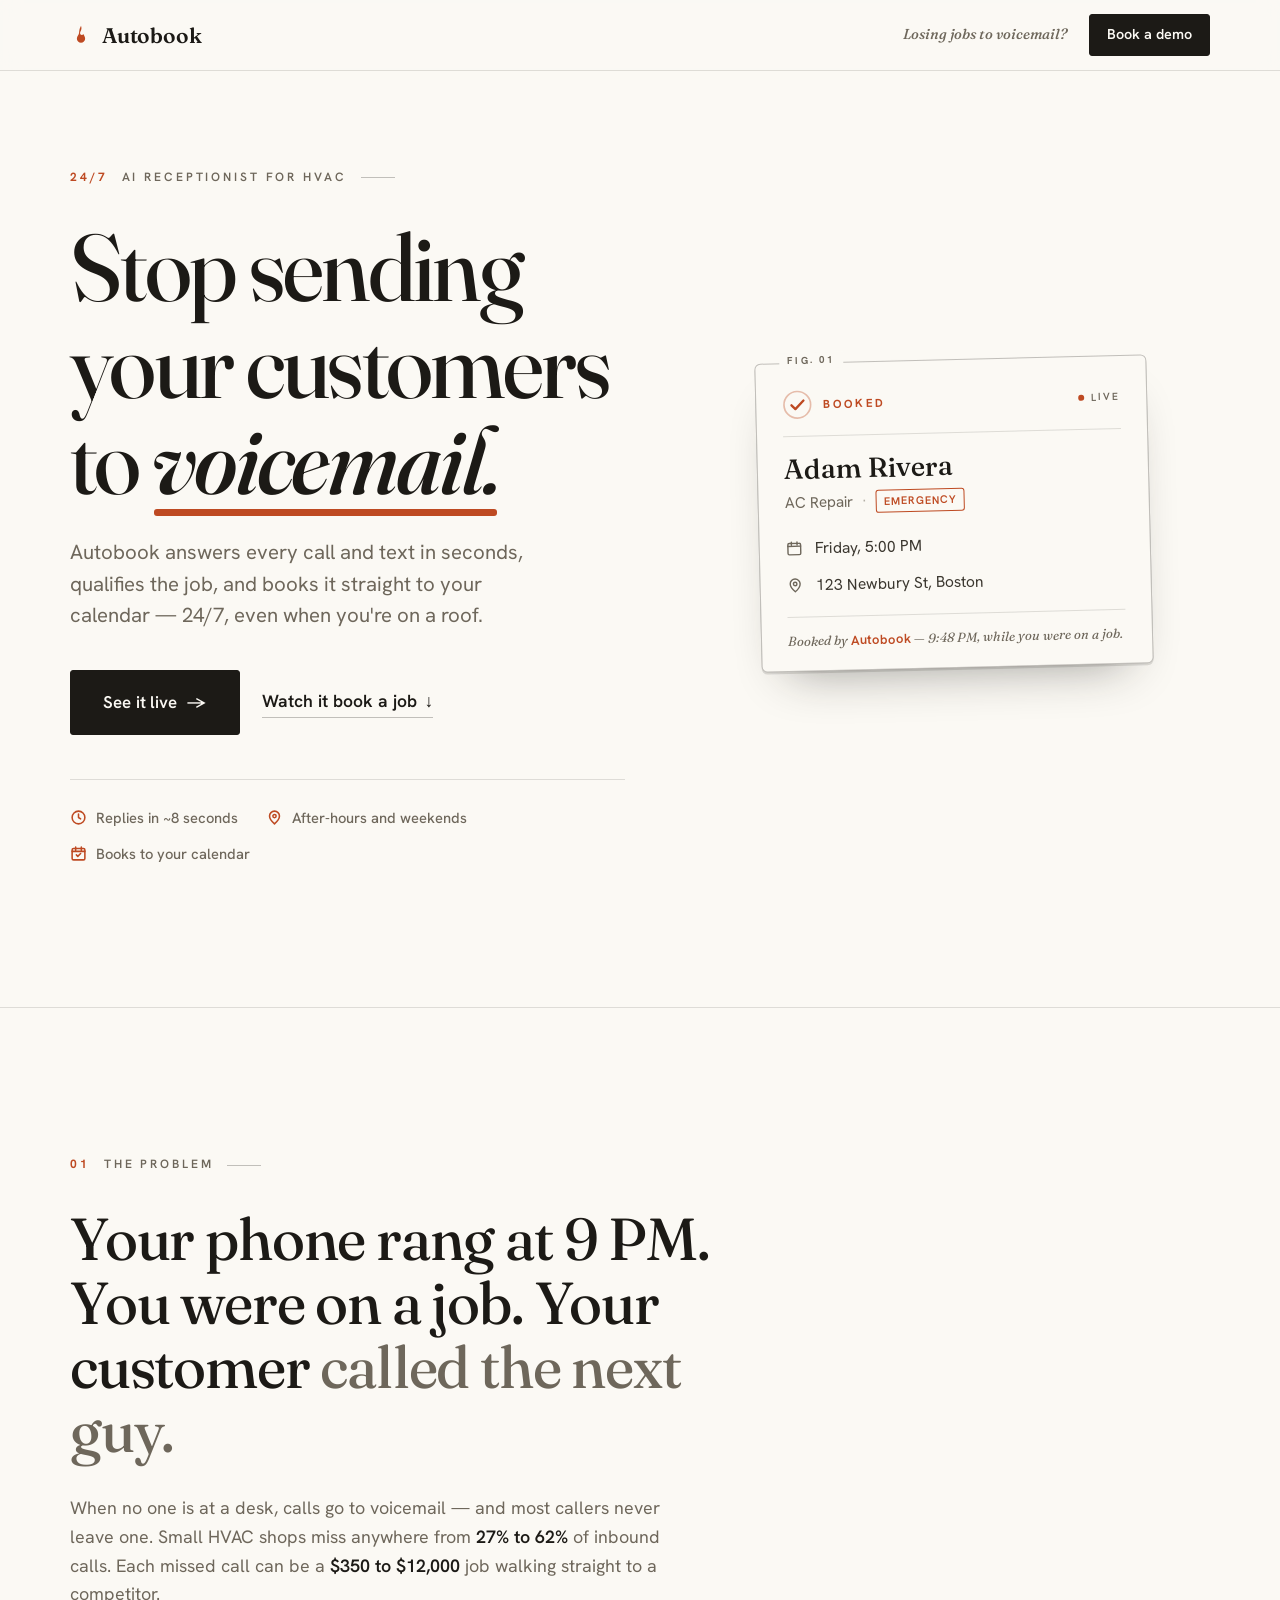
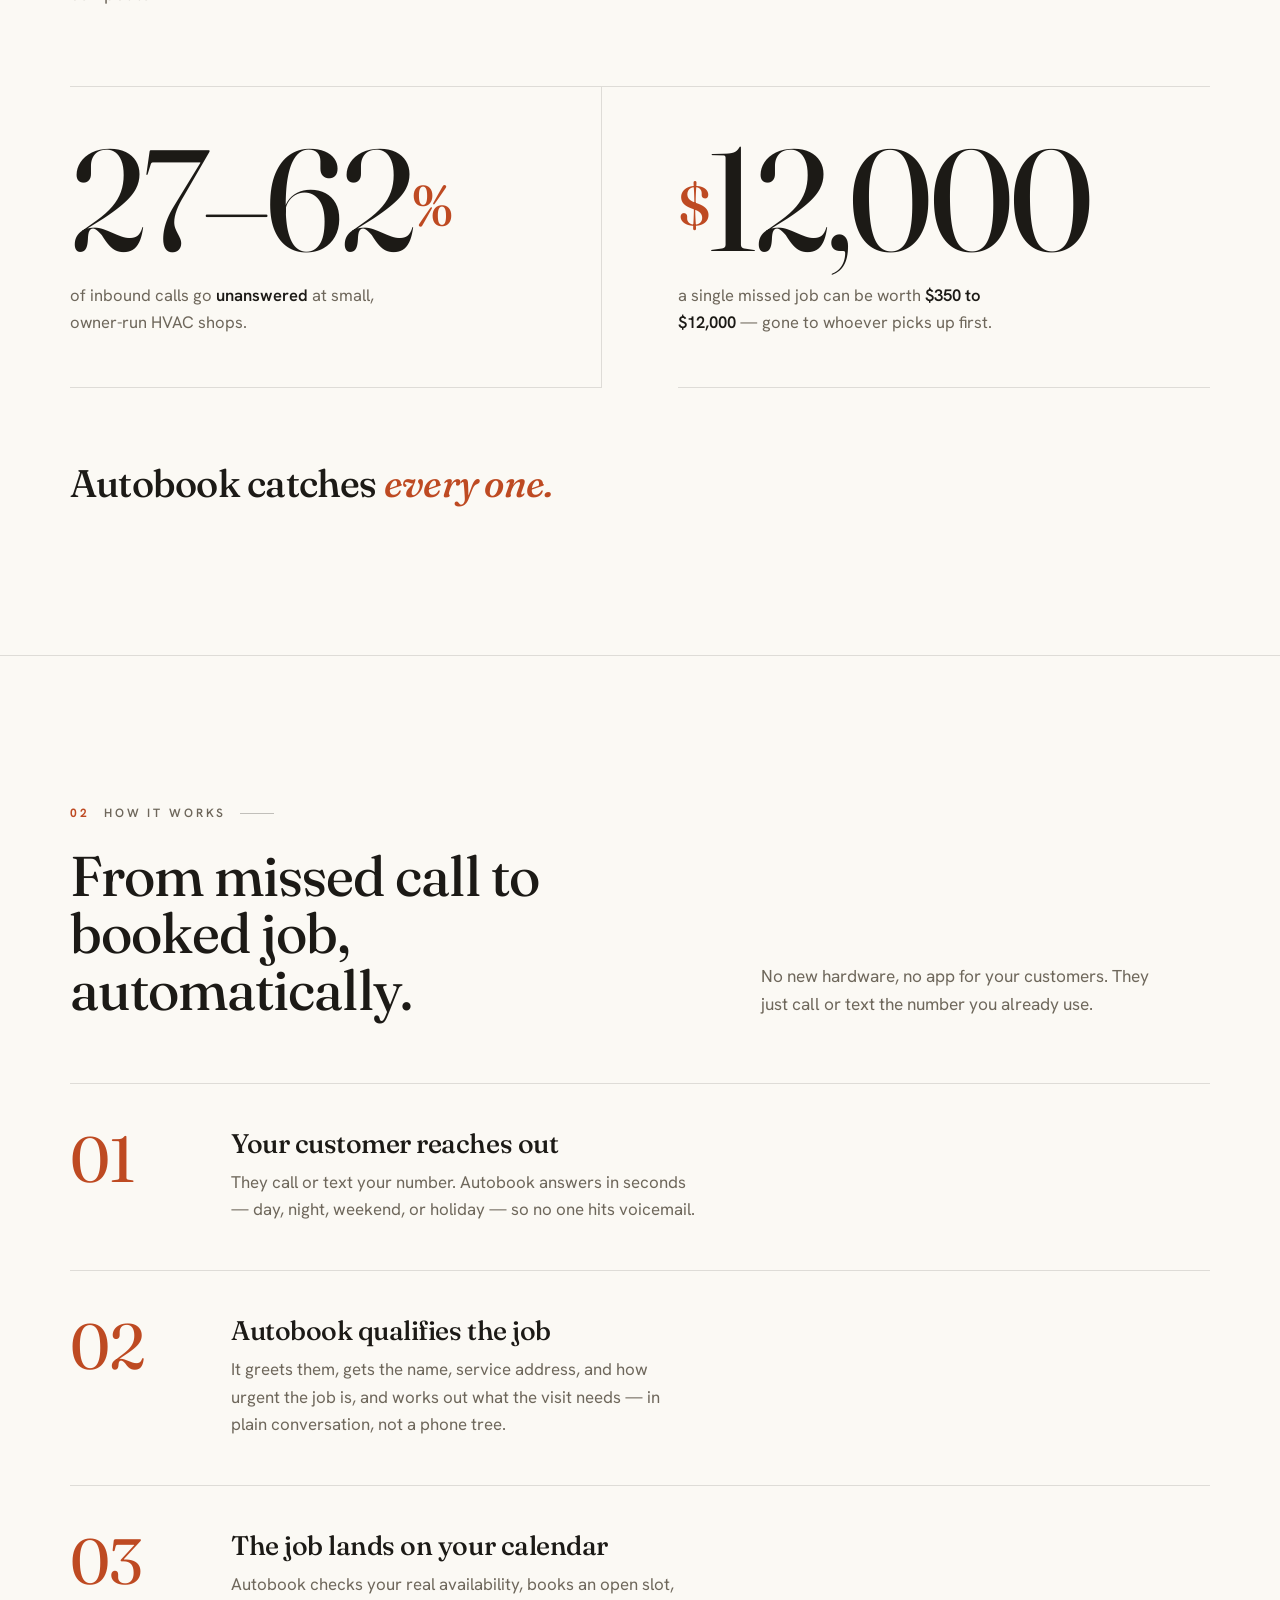
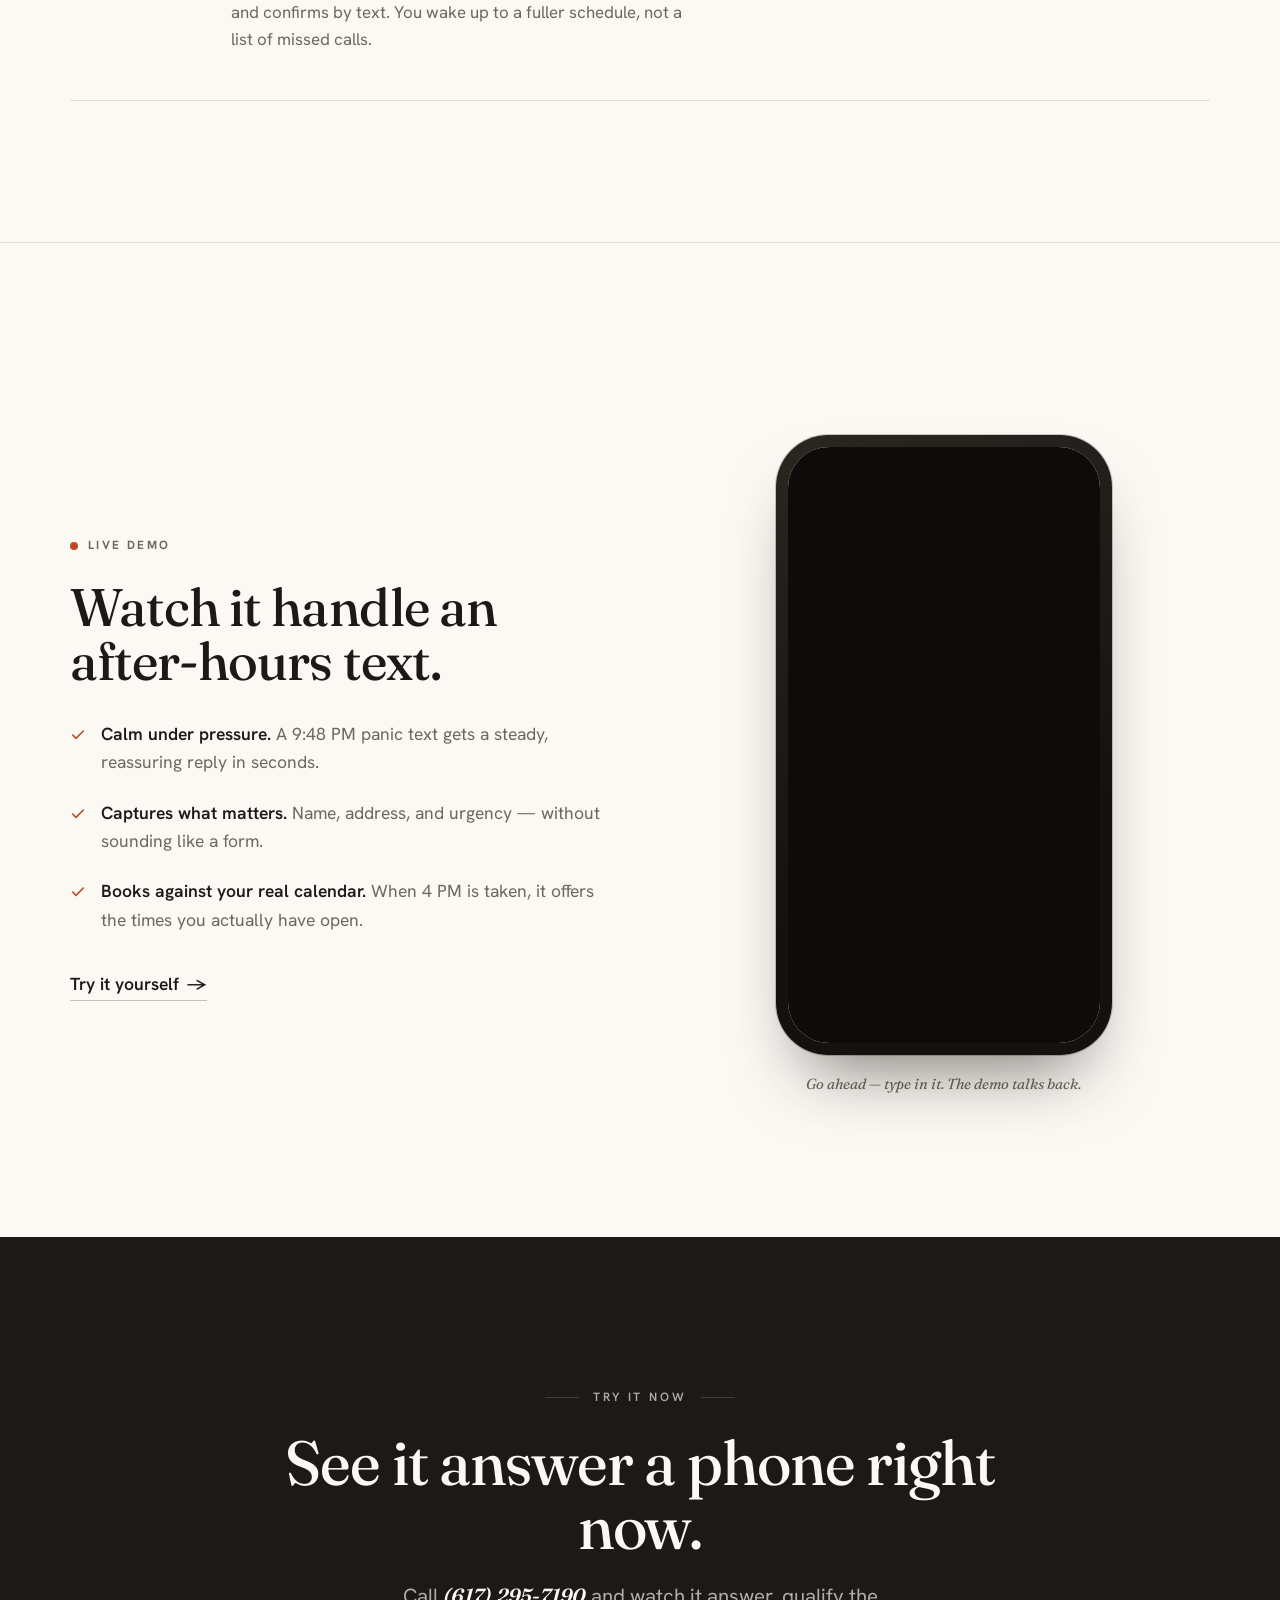
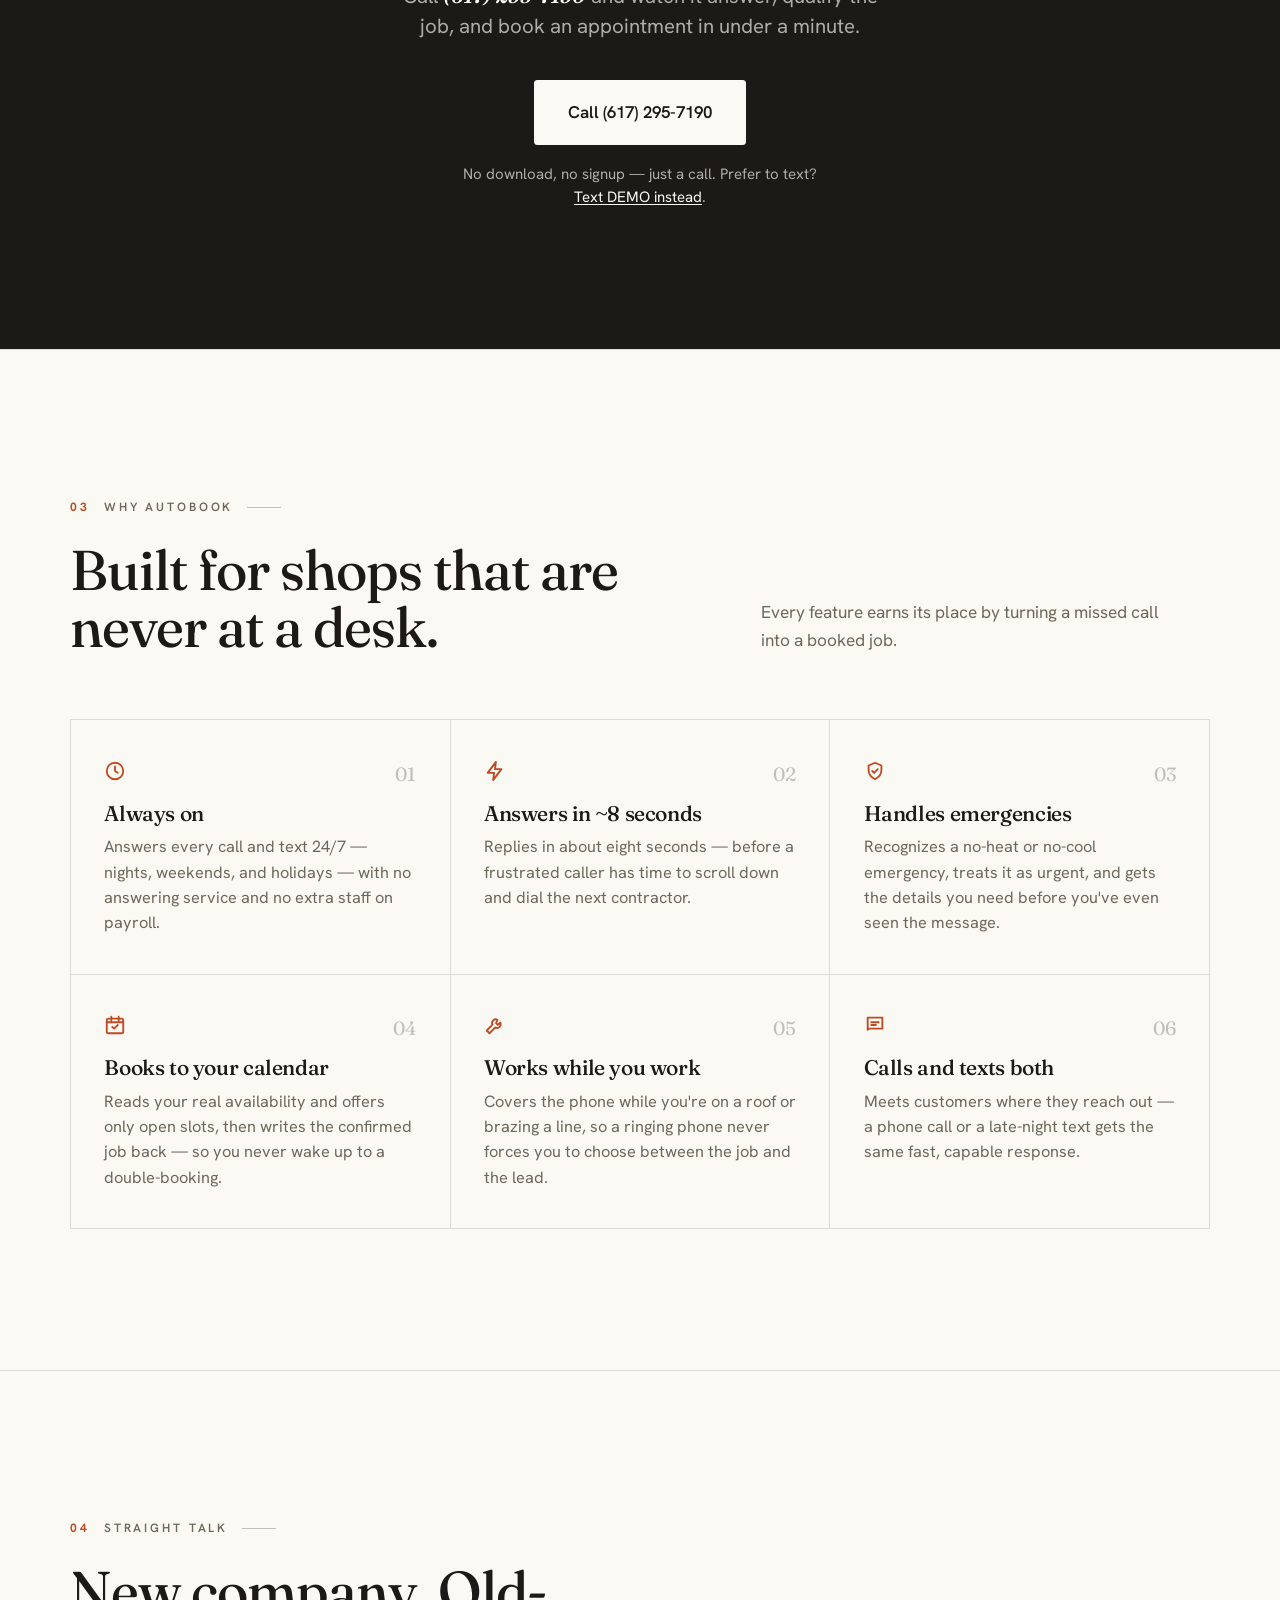
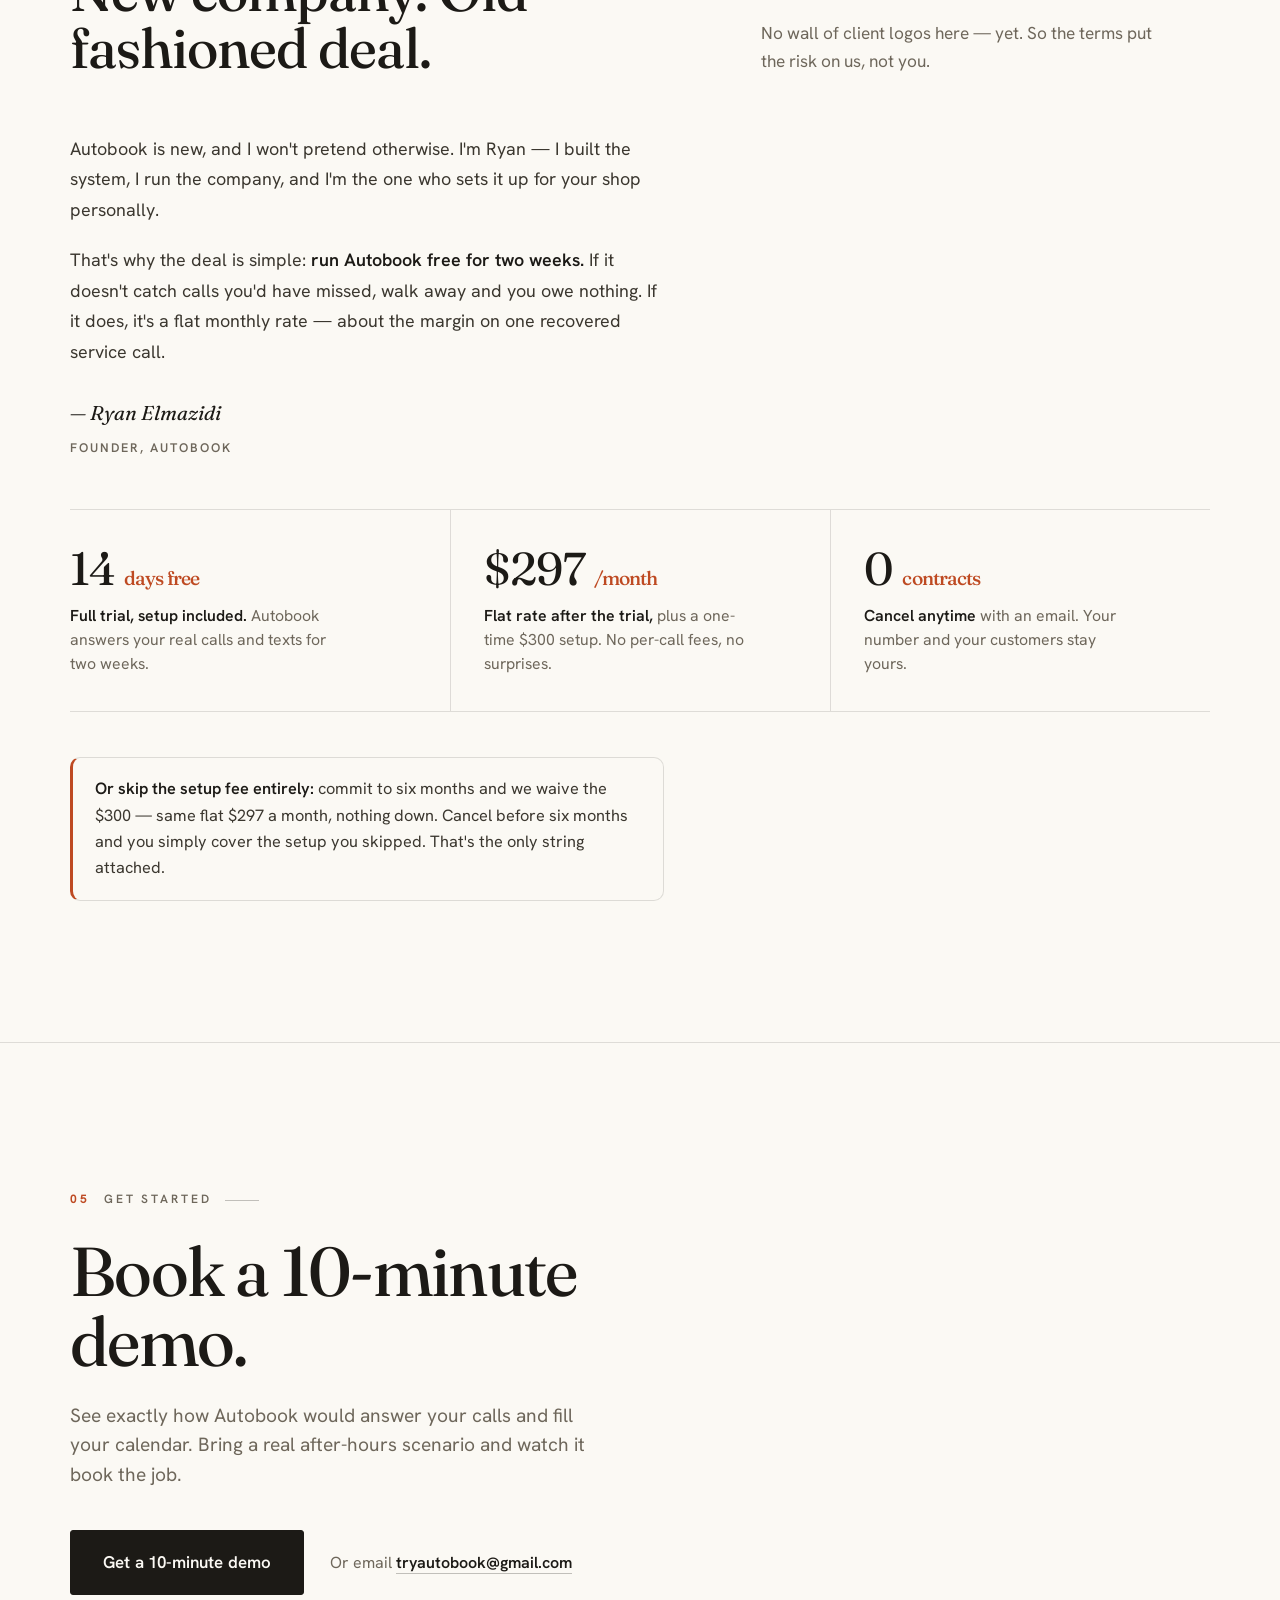
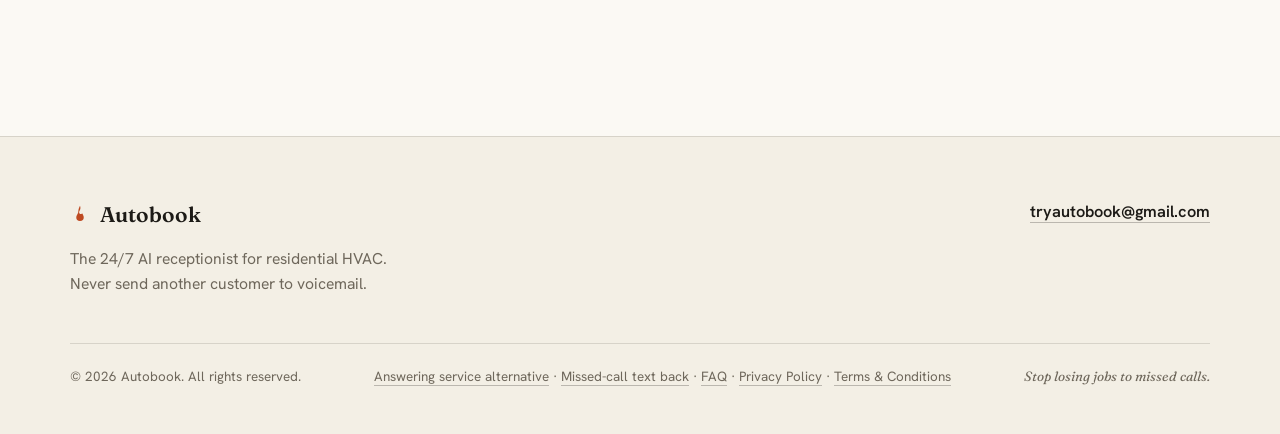
<file: index.html>
<!DOCTYPE html>
<html lang="en">
<head>
<meta charset="UTF-8" />
<meta name="viewport" content="width=device-width, initial-scale=1" />
<title>Autobook — The 24/7 AI receptionist for HVAC</title>
<meta name="description" content="Autobook answers every call and text in seconds, qualifies the job, and books it straight to your calendar — 24/7. Stop sending HVAC customers to voicemail." />
<meta name="theme-color" content="#FBF9F4" />

<link rel="canonical" href="https://tryautobook.com/" />
<meta property="og:type" content="website" />
<meta property="og:site_name" content="Autobook" />
<meta property="og:url" content="https://tryautobook.com/" />
<meta property="og:title" content="Autobook — Stop sending your customers to voicemail" />
<meta property="og:description" content="A 24/7 AI receptionist for small HVAC shops. Answers calls and texts in seconds, qualifies the job, and books it straight to your calendar." />
<meta property="og:image" content="https://tryautobook.com/og.png" />
<meta property="og:image:width" content="1200" />
<meta property="og:image:height" content="630" />
<meta name="twitter:card" content="summary_large_image" />
<meta name="twitter:image" content="https://tryautobook.com/og.png" />

<link rel="icon" href="data:image/svg+xml,%3Csvg xmlns='http://www.w3.org/2000/svg' viewBox='0 0 64 64'%3E%3Crect width='64' height='64' rx='14' fill='%23FBF9F4'/%3E%3Crect x='1.5' y='1.5' width='61' height='61' rx='12.5' fill='none' stroke='%231C1A16' stroke-opacity='.16'/%3E%3Cpath d='M32 13c4 9-2.5 11-2.5 16.5 0 2.2 1.7 3.7 3.7 3.7 1.6 0 2.7-.9 3.3-2.2C39 33.5 40 36 40 38.5A8 8 0 0 1 24 38.5c0-5.5 4-8 4.8-12.5.6-3.4-.2-6.7 3.2-13z' fill='%23BE4A22'/%3E%3C/svg%3E" />

<link rel="preconnect" href="https://fonts.googleapis.com" />
<link rel="preconnect" href="https://fonts.gstatic.com" crossorigin />
<link href="https://fonts.googleapis.com/css2?family=Fraunces:ital,opsz,wght@0,9..144,400;0,9..144,460;0,9..144,500;0,9..144,600;0,9..144,700;1,9..144,460;1,9..144,600&family=Hanken+Grotesk:wght@400;500;600;700&display=swap" rel="stylesheet" />

<style>
  :root{
    --paper:#FBF9F4;         /* warm near-white */
    --paper-2:#F3EFE5;       /* cards / alternating panels */
    --paper-3:#EDE8DC;       /* device screens, deeper panels */
    --ink:#1C1A16;           /* deep warm near-black */
    --ink-2:#3B372F;         /* secondary ink */
    --muted:#6E675B;         /* warm gray, body-secondary */
    --line:rgba(28,26,22,.13);
    --line-2:rgba(28,26,22,.26);
    --ember:#BE4A22;         /* the single accent — used sparingly */
    --ember-deep:#9E3714;
    --paper-line:rgba(251,249,244,.16); /* hairlines on ink spreads */
    --paper-muted:rgba(251,249,244,.66);
    --font-display:'Fraunces',Georgia,'Times New Roman',serif;
    --font-body:'Hanken Grotesk',-apple-system,BlinkMacSystemFont,sans-serif;
    --container:1140px;
    --ease:cubic-bezier(.22,.65,.18,1);
  }

  *,*::before,*::after{box-sizing:border-box;}
  html{-webkit-text-size-adjust:100%;scroll-behavior:smooth;}
  body{
    margin:0;
    background-color:var(--paper);
    color:var(--ink);
    font-family:var(--font-body);
    font-size:17.5px;
    line-height:1.62;
    font-weight:400;
    -webkit-font-smoothing:antialiased;
    text-rendering:optimizeLegibility;
    overflow-x:hidden;
  }

  img{max-width:100%;display:block;}
  a{color:inherit;text-decoration:none;}
  h1,h2,h3{margin:0;font-family:var(--font-display);font-optical-sizing:auto;font-weight:460;line-height:1.02;letter-spacing:-.018em;}
  p{margin:0;}
  ul{margin:0;padding:0;list-style:none;}
  em{font-style:italic;}
  ::selection{background:var(--ink);color:var(--paper);}

  .container{width:min(90%,var(--container));margin-inline:auto;}
  section{padding:clamp(80px,11vw,150px) 0;position:relative;}
  .rule{border-top:1px solid var(--line);}

  /* Editorial eyebrow: index number + hairline + tracked label */
  .eyebrow{
    display:inline-flex;align-items:center;gap:14px;
    font-family:var(--font-body);font-size:.75rem;font-weight:600;
    letter-spacing:.24em;text-transform:uppercase;color:var(--muted);
  }
  .eyebrow .no{color:var(--ember);font-weight:700;font-variant-numeric:tabular-nums;}
  .eyebrow::after{content:"";width:34px;height:1px;background:var(--line-2);}
  .eyebrow.center{justify-content:center;}
  .eyebrow.center::before{content:"";width:34px;height:1px;background:var(--line-2);}
  .eyebrow.center::after{width:34px;}

  /* Serif emphasis + hand-set underline mark for the one accent word */
  .em-i{font-style:italic;font-weight:460;}
  .mark{position:relative;white-space:nowrap;font-style:italic;font-weight:500;}
  .mark::after{content:"";position:absolute;left:.02em;right:.02em;bottom:.02em;height:.075em;
    background:var(--ember);border-radius:3px;transform-origin:left;}

  /* Buttons */
  .btn{
    --bg:var(--ink);--fg:var(--paper);--bd:var(--ink);
    display:inline-flex;align-items:center;justify-content:center;gap:.6em;
    font-family:var(--font-body);font-weight:600;font-size:.98rem;letter-spacing:.005em;
    padding:.92em 1.55em;border-radius:3px;cursor:pointer;
    background:var(--bg);color:var(--fg);border:1px solid var(--bd);
    transition:background .25s var(--ease),color .25s var(--ease),border-color .25s var(--ease),transform .25s var(--ease);
    white-space:nowrap;
  }
  .btn .arr{transition:transform .28s var(--ease);}
  .btn:hover .arr{transform:translateX(4px);}
  .btn:focus-visible{outline:2px solid var(--ember);outline-offset:3px;}
  .btn-primary:hover{--bg:var(--ember);--bd:var(--ember);transform:translateY(-1px);}
  .btn-line{--bg:transparent;--fg:var(--ink);--bd:var(--line-2);}
  .btn-line:hover{--bd:var(--ink);transform:translateY(-1px);}
  .btn-invert{--bg:var(--paper);--fg:var(--ink);--bd:var(--paper);}
  .btn-invert:hover{--bg:var(--ember);--fg:var(--paper);--bd:var(--ember);transform:translateY(-1px);}
  .btn-lg{font-size:1.06rem;padding:1.05em 1.9em;}

  .ulink{display:inline-flex;align-items:center;gap:.45em;color:var(--ink);font-weight:600;
    border-bottom:1px solid var(--line-2);padding-bottom:2px;transition:color .2s,border-color .2s;}
  .ulink:hover{color:var(--ember);border-color:var(--ember);}
  .ulink .arr,.ulink .arr-d{transition:transform .28s var(--ease);}
  .ulink:hover .arr{transform:translateX(4px);}
  .ulink:hover .arr-d{transform:translateY(3px);}

  /* Header */
  header.site{position:sticky;top:0;z-index:100;background:rgba(251,249,244,.82);
    backdrop-filter:saturate(120%) blur(10px);-webkit-backdrop-filter:saturate(120%) blur(10px);
    border-bottom:1px solid var(--line);}
  .nav{display:flex;align-items:center;justify-content:space-between;height:70px;}
  .brand{display:flex;align-items:center;gap:10px;font-family:var(--font-display);font-weight:600;
    font-size:1.32rem;letter-spacing:-.01em;color:var(--ink);}
  .brand .mark-i{width:22px;height:22px;flex:0 0 auto;}
  .nav-right{display:flex;align-items:center;gap:22px;}
  .nav-note{display:none;color:var(--muted);font-size:.9rem;font-weight:500;font-style:italic;font-family:var(--font-display);}
  .nav .btn{padding:.58em 1.15em;font-size:.9rem;}

  /* Reveal motion */
  .reveal{opacity:0;transform:translateY(16px);transition:opacity .85s var(--ease),transform .85s var(--ease);transition-delay:var(--d,0s);}
  .reveal.in{opacity:1;transform:none;}

  /* HERO */
  .hero{padding-top:clamp(52px,7vw,96px);}
  .hero-grid{display:grid;grid-template-columns:1fr;gap:clamp(52px,6vw,72px);align-items:center;}
  .hero h1{font-size:clamp(3rem,7.4vw,6rem);color:var(--ink);max-width:15ch;margin-top:30px;letter-spacing:-.028em;}
  .hero .sub{font-size:clamp(1.12rem,1.6vw,1.32rem);color:var(--muted);margin-top:28px;max-width:44ch;line-height:1.55;}
  .hero-actions{display:flex;flex-wrap:wrap;gap:16px 22px;margin-top:38px;align-items:center;}
  .trust{display:flex;flex-wrap:wrap;gap:12px 28px;margin-top:44px;padding-top:26px;border-top:1px solid var(--line);}
  .trust span{display:inline-flex;align-items:center;gap:9px;font-size:.92rem;color:var(--muted);font-weight:500;}
  .trust svg{flex:0 0 auto;color:var(--ember);}

  .hero-visual{position:relative;display:flex;justify-content:center;}
  /* Editorial "job ticket" pinned to the page */
  .ticket{position:relative;width:100%;max-width:392px;background:var(--paper);
    border:1px solid var(--line-2);border-radius:6px;padding:26px 26px 20px;
    box-shadow:0 26px 50px -28px rgba(28,26,22,.45),0 2px 0 var(--line);
    transform:rotate(-1.4deg);}
  .ticket::before{content:"FIG. 01";position:absolute;top:-11px;left:24px;background:var(--paper);
    padding:0 8px;font-size:.62rem;font-weight:700;letter-spacing:.22em;color:var(--muted);}
  .tk-top{display:flex;align-items:center;gap:11px;padding-bottom:16px;border-bottom:1px solid var(--line);}
  .tk-check{width:30px;height:30px;flex:0 0 auto;}
  .tk-check .ring{opacity:.35;}
  .tk-check .ck{stroke-dasharray:1;stroke-dashoffset:1;}
  .hero-visual.in .tk-check .ck{animation:drawCheck .75s var(--ease) .5s forwards;}
  .tk-status{font-family:var(--font-body);font-weight:700;text-transform:uppercase;letter-spacing:.2em;
    font-size:.72rem;color:var(--ember);}
  .tk-live{margin-left:auto;display:inline-flex;align-items:center;gap:7px;font-size:.64rem;font-weight:600;
    letter-spacing:.2em;text-transform:uppercase;color:var(--muted);}
  .tk-live .dot{width:6px;height:6px;border-radius:50%;background:var(--ember);}
  .tk-name{font-family:var(--font-display);font-weight:500;font-size:1.72rem;color:var(--ink);margin-top:18px;line-height:1.05;}
  .tk-service{margin-top:7px;color:var(--muted);font-size:.96rem;display:flex;align-items:center;gap:9px;flex-wrap:wrap;}
  .tk-service .sep{opacity:.5;}
  .tk-emergency{font-weight:600;font-size:.68rem;text-transform:uppercase;letter-spacing:.09em;color:var(--ember);
    border:1px solid var(--ember);border-radius:3px;padding:2px 7px;}
  .tk-rows{margin-top:20px;display:grid;gap:12px;}
  .tk-row{display:flex;align-items:center;gap:12px;color:var(--ink-2);font-size:.98rem;}
  .tk-row svg{flex:0 0 auto;color:var(--muted);}
  .tk-foot{margin-top:18px;padding-top:14px;border-top:1px solid var(--line);color:var(--muted);font-size:.82rem;
    font-style:italic;font-family:var(--font-display);line-height:1.5;}
  .tk-foot b{color:var(--ember);font-weight:600;font-style:normal;font-family:var(--font-body);}

  /* PROBLEM */
  .pullquote{font-family:var(--font-display);font-weight:460;letter-spacing:-.02em;
    font-size:clamp(2rem,4.7vw,3.7rem);line-height:1.08;max-width:19ch;margin-top:30px;color:var(--ink);}
  .pullquote .dim{color:var(--muted);}
  .problem-body{font-size:clamp(1.08rem,1.4vw,1.24rem);color:var(--muted);max-width:60ch;margin-top:32px;line-height:1.6;}
  .problem-body strong{color:var(--ink);font-weight:600;}
  .stats{display:grid;grid-template-columns:1fr;gap:0;margin-top:clamp(52px,6vw,88px);border-top:1px solid var(--line);}
  .stat{padding:clamp(34px,4vw,52px) 0;border-bottom:1px solid var(--line);}
  .stat .num{font-family:var(--font-display);font-weight:420;color:var(--ink);
    font-size:clamp(4rem,13vw,9rem);line-height:.86;letter-spacing:-.03em;font-variant-numeric:lining-nums;}
  .stat .num .small{font-size:.4em;color:var(--ember);vertical-align:.44em;font-weight:500;}
  .stat .lbl{margin-top:20px;color:var(--muted);font-size:clamp(1rem,1.3vw,1.16rem);max-width:36ch;}
  .stat .lbl b{color:var(--ink);font-weight:600;}
  .problem-close{font-family:var(--font-display);font-weight:500;font-size:clamp(1.6rem,3vw,2.5rem);
    margin-top:clamp(44px,5vw,68px);letter-spacing:-.02em;color:var(--ink);}
  .problem-close .heat{font-style:italic;color:var(--ember);}

  /* HOW IT WORKS */
  .sec-head{display:grid;grid-template-columns:1fr;gap:18px;align-items:end;}
  .sec-head h2{font-size:clamp(2.1rem,4.5vw,3.5rem);max-width:17ch;color:var(--ink);margin-top:22px;}
  .sec-head .sec-sub{color:var(--muted);max-width:40ch;font-size:1.08rem;}
  .steps{display:grid;grid-template-columns:1fr;margin-top:clamp(48px,5vw,74px);border-top:1px solid var(--line);}
  .step{display:grid;grid-template-columns:auto 1fr;gap:clamp(22px,4vw,54px);align-items:start;
    padding:clamp(32px,3.6vw,48px) 0;border-bottom:1px solid var(--line);transition:background .3s var(--ease);}
  .step:hover{background:linear-gradient(90deg,var(--paper-2),transparent 62%);}
  .step .sidx{font-family:var(--font-display);font-weight:400;font-size:clamp(2.6rem,5vw,4.2rem);
    line-height:.9;color:var(--ember);letter-spacing:-.02em;}
  .step h3{font-size:clamp(1.35rem,2.1vw,1.8rem);color:var(--ink);font-weight:500;}
  .step p{margin-top:12px;color:var(--muted);font-size:1.06rem;max-width:52ch;}

  /* CONVERSATION */
  .convo-wrap{display:grid;grid-template-columns:1fr;gap:clamp(48px,6vw,74px);align-items:center;margin-top:clamp(42px,4vw,58px);}
  .convo-copy h2{font-size:clamp(2.1rem,4.3vw,3.3rem);color:var(--ink);max-width:16ch;margin-top:22px;}
  .live-pill{display:inline-flex;align-items:center;gap:10px;font-size:.74rem;font-weight:700;letter-spacing:.2em;
    text-transform:uppercase;color:var(--muted);}
  .live-pill .dot{width:8px;height:8px;border-radius:50%;background:var(--ember);box-shadow:0 0 0 0 rgba(190,74,34,.5);animation:pulse 2.2s infinite;}
  .points{margin-top:32px;display:grid;gap:22px;}
  .point{display:flex;gap:15px;align-items:flex-start;}
  .point .pi{flex:0 0 auto;margin-top:3px;color:var(--ember);}
  .point b{color:var(--ink);font-weight:600;}
  .point span{color:var(--muted);}
  .convo-cta{margin-top:36px;}

  /* Phone — a real device presented as a plate on the page */
  .phone-stage{display:flex;flex-direction:column;align-items:center;position:relative;}
  .phone{position:relative;width:336px;max-width:86vw;background:linear-gradient(158deg,#2a2620,#141210 66%);
    border-radius:52px;padding:12px;box-shadow:0 40px 70px -30px rgba(28,26,22,.6),0 0 0 1px rgba(0,0,0,.2);}
  .screen{position:relative;background:var(--paper-3);border-radius:41px;overflow:hidden;height:596px;
    display:flex;flex-direction:column;}
  /* Screen sleeps until scrolled into view — wakes both directions */
  .power{position:absolute;inset:0;z-index:9;background:#0D0C0A;opacity:1;pointer-events:none;
    transition:opacity .65s var(--ease);}
  .phone.awake .power{opacity:0;}
  .screen > :not(.power):not(.island){opacity:.25;transform:scale(.985);
    transition:opacity .5s var(--ease) .12s,transform .6s var(--ease) .12s;}
  .phone.awake .screen > :not(.power):not(.island){opacity:1;transform:none;}
  .island{position:absolute;top:13px;left:50%;transform:translateX(-50%);width:100px;height:29px;background:#141210;border-radius:16px;z-index:5;}
  .statusbar{display:flex;align-items:center;justify-content:space-between;padding:15px 26px 8px;
    font-size:.8rem;font-weight:600;color:var(--ink);}
  .statusbar .sb-icons{display:flex;align-items:center;gap:6px;color:var(--ink);opacity:.85;}
  .chat-top{display:flex;align-items:center;gap:12px;padding:9px 18px 13px;border-bottom:1px solid rgba(28,26,22,.1);background:rgba(255,255,255,.35);}
  .chat-top .av{width:38px;height:38px;border-radius:50%;flex:0 0 auto;display:grid;place-items:center;background:var(--ink);color:var(--paper);}
  .chat-top .who{font-weight:700;color:var(--ink);font-size:.98rem;line-height:1.15;display:flex;align-items:center;gap:8px;}
  .chat-top .who .on{width:6px;height:6px;border-radius:50%;background:var(--ember);}
  .chat-top .who small{display:block;font-weight:500;color:var(--muted);font-size:.76rem;margin-top:1px;}
  .chat-top .back{color:var(--muted);margin-right:-4px;}
  .chat-top .info{margin-left:auto;color:var(--muted);}

  .thread{flex:1;overflow-y:auto;padding:18px 14px 10px;display:flex;flex-direction:column;gap:9px;
    scrollbar-width:none;list-style:none;margin:0;}
  .thread::-webkit-scrollbar{display:none;}
  .thread .stamp{align-self:center;font-size:.7rem;color:var(--muted);font-weight:600;letter-spacing:.05em;margin:2px 0 10px;}
  .thread .stamp b{color:var(--ink);font-weight:600;}
  .msg{display:flex;max-width:80%;}
  .msg.customer{align-self:flex-end;justify-content:flex-end;}
  .msg.autobook{align-self:flex-start;justify-content:flex-start;}
  .bubble{padding:10px 14px;border-radius:18px;font-size:.9rem;line-height:1.42;
    opacity:0;transform:translateY(9px) scale(.98);transition:opacity .3s var(--ease),transform .3s var(--ease);word-wrap:break-word;}
  .msg.shown .bubble{opacity:1;transform:none;}
  .msg.customer .bubble{background:var(--ink);color:var(--paper);border-bottom-right-radius:6px;font-weight:500;}
  .msg.autobook .bubble{background:#fff;color:var(--ink);border-bottom-left-radius:6px;border:1px solid var(--line);box-shadow:0 1px 2px rgba(28,26,22,.08);}
  .bubble.dots{display:inline-flex;gap:5px;align-items:center;padding:13px 15px;}
  .bubble.dots span{width:6px;height:6px;border-radius:50%;background:currentColor;opacity:.45;display:inline-block;animation:blink 1.3s infinite both;}
  .msg.customer .bubble.dots span{background:var(--paper);}
  .msg.autobook .bubble.dots span{background:var(--ink);}
  .bubble.dots span:nth-child(2){animation-delay:.16s;}
  .bubble.dots span:nth-child(3){animation-delay:.32s;}
  .typing .bubble{opacity:1;transform:none;}
  .bubble a{color:var(--ember);font-weight:600;text-decoration:underline;text-underline-offset:2px;}
  /* Quick-reply chips */
  .chips{display:flex;gap:8px;padding:9px 14px 0;overflow-x:auto;scrollbar-width:none;}
  .chips::-webkit-scrollbar{display:none;}
  .chips:empty{display:none;}
  .chip{flex:0 0 auto;appearance:none;font-family:var(--font-body);font-size:.8rem;font-weight:600;
    color:var(--ink);background:#fff;border:1px solid var(--line-2);border-radius:999px;padding:7px 13px;
    cursor:pointer;transition:border-color .2s,color .2s,transform .2s var(--ease);}
  .chip:hover{border-color:var(--ink);transform:translateY(-1px);}
  .chip.alt{color:var(--ember);border-color:var(--ember);}
  .chip.alt:hover{border-color:var(--ember-deep);color:var(--ember-deep);}
  .chat-dock{border-top:1px solid rgba(28,26,22,.1);background:rgba(255,255,255,.35);}
  .chat-input{display:flex;align-items:center;gap:10px;padding:11px 14px 18px;background:transparent;}
  .chat-input .field{flex:1;height:38px;min-width:0;border-radius:999px;background:#fff;border:1px solid var(--line);
    padding:0 15px;font-family:var(--font-body);font-size:16px;color:var(--ink);outline:none;transition:border-color .2s;}
  .chat-input .field::placeholder{color:var(--muted);}
  .chat-input .field:focus{border-color:var(--ink);}
  .chat-input .send{appearance:none;border:0;width:38px;height:38px;border-radius:50%;flex:0 0 auto;
    display:grid;place-items:center;background:var(--ember);color:var(--paper);cursor:pointer;
    transition:background .2s,transform .2s var(--ease);}
  .chat-input .send:hover{background:var(--ember-deep);transform:scale(1.06);}
  .plate-cap{margin-top:18px;text-align:center;font-family:var(--font-display);font-style:italic;font-size:.92rem;color:var(--muted);}

  /* TRY band — the single dark spread, for rhythm */
  .try{background:var(--ink);color:var(--paper);text-align:center;}
  .try .container{position:relative;}
  .try .eyebrow{color:var(--paper-muted);}
  .try .eyebrow .no{color:var(--ember);}
  .try .eyebrow::before,.try .eyebrow::after{background:var(--paper-line);}
  .try h2{font-size:clamp(2.2rem,5vw,3.9rem);color:var(--paper);max-width:18ch;margin:24px auto 0;font-weight:460;}
  .try p{font-size:clamp(1.1rem,1.6vw,1.34rem);color:var(--paper-muted);margin:22px auto 0;max-width:46ch;line-height:1.5;}
  .try p .num{color:var(--paper);font-weight:600;white-space:nowrap;font-family:var(--font-display);font-style:italic;}
  .try .btn{margin-top:38px;}
  .try .note{margin-top:18px;color:var(--paper-muted);font-size:.94rem;}
  .try .note a{color:var(--paper);text-decoration:underline;text-underline-offset:2px;text-decoration-thickness:1px;transition:color .2s var(--ease);}
  .try .note a:hover{color:var(--ember);}

  /* WHY / features */
  .feat-grid{display:grid;grid-template-columns:1fr;gap:0;margin-top:clamp(48px,5vw,74px);
    border-top:1px solid var(--line);border-left:1px solid var(--line);}
  .feat{border-right:1px solid var(--line);border-bottom:1px solid var(--line);
    padding:clamp(30px,3vw,42px) clamp(26px,2.6vw,38px);position:relative;transition:background .3s var(--ease);}
  .feat:hover{background:var(--paper-2);}
  .feat .fi{color:var(--ember);margin-bottom:20px;height:24px;display:flex;align-items:center;}
  .feat h3{font-size:1.32rem;color:var(--ink);font-weight:500;}
  .feat p{margin-top:10px;color:var(--muted);font-size:1.02rem;line-height:1.55;}
  .feat .ix{position:absolute;top:clamp(30px,3vw,42px);right:clamp(26px,2.6vw,38px);
    font-family:var(--font-display);font-weight:400;color:var(--line-2);font-size:1.2rem;font-variant-numeric:tabular-nums;}

  /* FOUNDER — straight-talk letter + the deal */
  .founder-grid{display:grid;grid-template-columns:1fr;gap:clamp(30px,4vw,54px);margin-top:clamp(40px,4.5vw,60px);}
  .letter{max-width:60ch;}
  .letter p{color:var(--ink-2);font-size:clamp(1.06rem,1.4vw,1.18rem);line-height:1.7;margin:0 0 20px;}
  .letter p b{color:var(--ink);font-weight:600;}
  .letter .sig{margin-top:30px;font-family:var(--font-display);font-style:italic;font-size:1.25rem;color:var(--ink);}
  .letter .sig small{display:block;font-family:var(--font-body);font-style:normal;font-size:.78rem;
    font-weight:600;letter-spacing:.16em;text-transform:uppercase;color:var(--muted);margin-top:8px;}
  .deal{display:grid;grid-template-columns:1fr;border-top:1px solid var(--line);}
  .deal-item{padding:clamp(26px,3vw,36px) 0;border-bottom:1px solid var(--line);}
  .deal-item .dv{font-family:var(--font-display);font-weight:420;font-size:clamp(2rem,3.6vw,2.9rem);
    color:var(--ink);letter-spacing:-.02em;line-height:1;}
  .deal-item .dv .small{font-size:.42em;color:var(--ember);font-weight:500;}
  .deal-item .dl{margin-top:12px;color:var(--muted);font-size:.99rem;max-width:30ch;line-height:1.5;}
  .deal-item .dl b{color:var(--ink);font-weight:600;}
  .deal-alt{margin-top:clamp(30px,3.5vw,46px);padding:18px 22px;border:1px solid var(--line);border-left:3px solid var(--ember);border-radius:10px;font-size:1.02rem;line-height:1.62;color:var(--ink-2);max-width:66ch;}
  .deal-alt b{color:var(--ink);font-weight:600;}
  @media (min-width:760px){
    .deal{grid-template-columns:repeat(3,1fr);border-bottom:1px solid var(--line);}
    .deal-item{border-bottom:0;padding:clamp(26px,3vw,36px) clamp(24px,2.6vw,40px);}
    .deal-item{border-left:1px solid var(--line);}
    .deal-item:first-child{border-left:0;padding-left:0;}
  }

  /* FINAL */
  .final .inner{max-width:760px;}
  .final h2{font-size:clamp(2.5rem,5.4vw,4.4rem);color:var(--ink);max-width:15ch;margin-top:24px;font-weight:460;letter-spacing:-.025em;}
  .final p{color:var(--muted);font-size:clamp(1.1rem,1.5vw,1.28rem);margin-top:24px;max-width:48ch;line-height:1.55;}
  .final-actions{display:flex;flex-wrap:wrap;gap:16px 26px;align-items:center;margin-top:40px;}
  .final-actions .em{color:var(--muted);font-size:1rem;}
  .final-actions .em a{color:var(--ink);font-weight:600;border-bottom:1px solid var(--line-2);transition:color .2s,border-color .2s;}
  .final-actions .em a:hover{color:var(--ember);border-color:var(--ember);}

  /* FOOTER */
  footer.site{border-top:1px solid var(--line);padding:60px 0 46px;background:var(--paper-2);}
  .foot-grid{display:flex;flex-wrap:wrap;justify-content:space-between;gap:30px;align-items:flex-start;}
  .foot-brand{display:flex;align-items:center;gap:10px;font-family:var(--font-display);font-weight:600;font-size:1.32rem;color:var(--ink);}
  .foot-tag{margin-top:15px;color:var(--muted);max-width:36ch;font-size:.98rem;}
  .foot-right a{color:var(--ink);font-weight:600;font-size:1.02rem;border-bottom:1px solid var(--line-2);transition:color .2s,border-color .2s;}
  .foot-right a:hover{color:var(--ember);border-color:var(--ember);}
  .foot-bottom{margin-top:46px;padding-top:22px;border-top:1px solid var(--line);display:flex;flex-wrap:wrap;
    justify-content:space-between;gap:12px;font-size:.84rem;color:var(--muted);}
  .foot-bottom .it{font-family:var(--font-display);font-style:italic;}
  .foot-legal a{color:var(--muted);border-bottom:1px solid var(--line-2);transition:color .2s,border-color .2s;}
  .foot-legal a:hover{color:var(--ember);border-color:var(--ember);}

  /* keyframes */
  @keyframes pulse{0%{box-shadow:0 0 0 0 rgba(190,74,34,.45);}70%{box-shadow:0 0 0 8px rgba(190,74,34,0);}100%{box-shadow:0 0 0 0 rgba(190,74,34,0);}}
  @keyframes blink{0%,80%,100%{opacity:.3;transform:translateY(0);}40%{opacity:1;transform:translateY(-2px);}}
  @keyframes drawCheck{to{stroke-dashoffset:0;}}

  /* Responsive */
  @media (min-width:680px){
    .nav-note{display:inline;}
    .stats{grid-template-columns:1fr 1fr;column-gap:clamp(40px,6vw,90px);}
    .stats .stat:first-child{border-right:1px solid var(--line);padding-right:clamp(40px,6vw,90px);}
    .feat-grid{grid-template-columns:1fr 1fr;}
    .sec-head{grid-template-columns:1.5fr 1fr;}
  }
  @media (min-width:960px){
    .hero-grid{grid-template-columns:1.04fr .96fr;}
    .convo-wrap{grid-template-columns:1fr 1fr;}
    .feat-grid{grid-template-columns:repeat(3,1fr);}
    .step{grid-template-columns:110px 1fr;}
  }

  @media (prefers-reduced-motion:reduce){
    html{scroll-behavior:auto;}
    .reveal{opacity:1;transform:none;transition:none;}
    .bubble{opacity:1;transform:none;transition:none;}
    .tk-check .ck{stroke-dashoffset:0 !important;}
    *{animation:none !important;}
  }
</style>
<noscript><style>.reveal{opacity:1 !important;transform:none !important;}.tk-check .ck{stroke-dashoffset:0;}</style></noscript>
<script type="application/ld+json">
{
  "@context": "https://schema.org",
  "@graph": [
    {
      "@type": "Organization",
      "@id": "https://tryautobook.com/#org",
      "name": "Autobook",
      "alternateName": ["tryautobook", "Try Autobook", "AutoBook"],
      "url": "https://tryautobook.com/",
      "logo": "https://tryautobook.com/og.png",
      "email": "tryautobook@gmail.com"
    },
    {
      "@type": "SoftwareApplication",
      "name": "Autobook",
      "url": "https://tryautobook.com/",
      "applicationCategory": "BusinessApplication",
      "operatingSystem": "Web",
      "description": "Autobook is a 24/7 AI receptionist for HVAC companies. It answers every call and text in seconds, qualifies the job, and books it straight to your calendar.",
      "offers": {
        "@type": "Offer",
        "price": "297",
        "priceCurrency": "USD",
        "description": "$297/month flat plus $300 one-time setup. 14-day free trial."
      },
      "provider": { "@id": "https://tryautobook.com/#org" }
    }
  ]
}
</script>
</head>
<body id="top">
<script>
/* Land at the top on plain loads — stop the browser restoring a stale scroll
   offset from session history. Hash links (#conversation etc.) still work. */
(function(){
  if(location.hash) return;
  if('scrollRestoration' in history) history.scrollRestoration='manual';
  function toTop(){ try{ window.scrollTo({top:0,left:0,behavior:'instant'}); }catch(e){ window.scrollTo(0,0); } }
  toTop();
  window.addEventListener('load', toTop);
})();
</script>

<header class="site">
  <div class="container nav">
    <a class="brand" href="#top" aria-label="Autobook home">
      <svg class="mark-i" viewBox="0 0 24 24" fill="#BE4A22" aria-hidden="true"><path d="M12 2c1.6 4.5-1 5.5-1 8.2 0 1.1.85 1.85 1.85 1.85.8 0 1.35-.45 1.65-1.1C16 13.2 16.5 14.7 16.5 16A4.5 4.5 0 0 1 7.5 16c0-2.7 2-4 2.4-6.2.3-1.7-.1-3.4 2.1-7.8z"/></svg>
      Autobook
    </a>
    <div class="nav-right">
      <span class="nav-note">Losing jobs to voicemail?</span>
      <a class="btn btn-primary" href="#book">Book a demo</a>
    </div>
  </div>
</header>

<main>

  <!-- 1. HERO -->
  <section class="hero">
    <div class="container hero-grid">
      <div class="hero-copy">
        <span class="eyebrow reveal"><span class="no">24/7</span> AI receptionist for HVAC</span>
        <h1 class="reveal" style="--d:.08s">Stop sending your customers to <span class="mark">voicemail.</span></h1>
        <p class="sub reveal" style="--d:.16s">Autobook answers every call and text in seconds, qualifies the job, and books it straight to your calendar — 24/7, even when you're on a roof.</p>
        <div class="hero-actions reveal" style="--d:.24s">
          <a class="btn btn-primary btn-lg" href="#conversation">See it live <span class="arr" aria-hidden="true">→</span></a>
          <a class="ulink" href="#conversation">Watch it book a job <span class="arr-d" aria-hidden="true">↓</span></a>
        </div>
        <div class="trust reveal" style="--d:.32s" aria-label="What Autobook does">
          <span><svg width="17" height="17" viewBox="0 0 24 24" fill="none" stroke="currentColor" stroke-width="2.2" stroke-linecap="round" stroke-linejoin="round"><circle cx="12" cy="12" r="9"/><path d="M12 7v5l3 2"/></svg> Replies in ~8 seconds</span>
          <span><svg width="17" height="17" viewBox="0 0 24 24" fill="none" stroke="currentColor" stroke-width="2.2" stroke-linecap="round" stroke-linejoin="round"><path d="M12 3a7 7 0 0 0-7 7c0 5 7 11 7 11s7-6 7-11a7 7 0 0 0-7-7z"/><circle cx="12" cy="10" r="2.3"/></svg> After-hours and weekends</span>
          <span><svg width="17" height="17" viewBox="0 0 24 24" fill="none" stroke="currentColor" stroke-width="2.2" stroke-linecap="round" stroke-linejoin="round"><rect x="3" y="5" width="18" height="16" rx="2"/><path d="M3 9h18M8 3v4M16 3v4M9 14l2 2 4-4"/></svg> Books to your calendar</span>
        </div>
      </div>
      <div class="hero-visual reveal" style="--d:.2s">
        <div class="ticket">
          <div class="tk-top">
            <svg class="tk-check" viewBox="0 0 36 36" fill="none" aria-hidden="true">
              <circle class="ring" cx="18" cy="18" r="16" stroke="#BE4A22" stroke-width="2"></circle>
              <path class="ck" pathLength="1" d="M11 18.5l4.6 4.6L25.5 13" stroke="#BE4A22" stroke-width="2.8" stroke-linecap="round" stroke-linejoin="round"></path>
            </svg>
            <span class="tk-status">Booked</span>
            <span class="tk-live"><span class="dot" aria-hidden="true"></span> Live</span>
          </div>
          <div class="tk-name">Adam Rivera</div>
          <div class="tk-service">AC Repair <span class="sep" aria-hidden="true">·</span> <span class="tk-emergency">Emergency</span></div>
          <div class="tk-rows">
            <div class="tk-row">
              <svg width="17" height="17" viewBox="0 0 24 24" fill="none" stroke="currentColor" stroke-width="2" stroke-linecap="round" stroke-linejoin="round" aria-hidden="true"><rect x="3" y="5" width="18" height="16" rx="2"></rect><path d="M3 9h18M8 3v4M16 3v4"></path></svg>
              Friday, 5:00 PM
            </div>
            <div class="tk-row">
              <svg width="17" height="17" viewBox="0 0 24 24" fill="none" stroke="currentColor" stroke-width="2" stroke-linecap="round" stroke-linejoin="round" aria-hidden="true"><path d="M12 21s7-5.7 7-11a7 7 0 0 0-14 0c0 5.3 7 11 7 11z"></path><circle cx="12" cy="10" r="2.5"></circle></svg>
              123 Newbury St, Boston
            </div>
          </div>
          <div class="tk-foot">Booked by <b>Autobook</b> — 9:48 PM, while you were on a job.</div>
        </div>
      </div>
    </div>
  </section>

  <!-- 2. THE PROBLEM -->
  <section class="problem rule" id="problem">
    <div class="container">
      <span class="eyebrow reveal"><span class="no">01</span> The problem</span>
      <p class="pullquote reveal" style="--d:.06s">Your phone rang at 9 PM. You were on a job. Your customer <span class="dim">called the next guy.</span></p>
      <p class="problem-body reveal" style="--d:.12s">When no one is at a desk, calls go to voicemail — and most callers never leave one. Small HVAC shops miss anywhere from <strong>27% to 62%</strong> of inbound calls. Each missed call can be a <strong>$350 to $12,000</strong> job walking straight to a competitor.</p>
      <div class="stats">
        <div class="stat reveal">
          <div class="num">27&ndash;62<span class="small">%</span></div>
          <div class="lbl">of inbound calls go <b>unanswered</b> at small, owner-run HVAC shops.</div>
        </div>
        <div class="stat reveal" style="--d:.1s">
          <div class="num"><span class="small">$</span>12,000</div>
          <div class="lbl">a single missed job can be worth <b>$350 to $12,000</b> — gone to whoever picks up first.</div>
        </div>
      </div>
      <p class="problem-close reveal">Autobook catches <span class="heat">every one.</span></p>
    </div>
  </section>

  <!-- 3. HOW IT WORKS -->
  <section class="how rule" id="how">
    <div class="container">
      <div class="sec-head">
        <div>
          <span class="eyebrow reveal"><span class="no">02</span> How it works</span>
          <h2 class="reveal" style="--d:.06s">From missed call to booked job, automatically.</h2>
        </div>
        <p class="sec-sub reveal" style="--d:.12s">No new hardware, no app for your customers. They just call or text the number you already use.</p>
      </div>
      <div class="steps">
        <div class="step reveal">
          <div class="sidx">01</div>
          <div>
            <h3>Your customer reaches out</h3>
            <p>They call or text your number. Autobook answers in seconds — day, night, weekend, or holiday — so no one hits voicemail.</p>
          </div>
        </div>
        <div class="step reveal" style="--d:.08s">
          <div class="sidx">02</div>
          <div>
            <h3>Autobook qualifies the job</h3>
            <p>It greets them, gets the name, service address, and how urgent the job is, and works out what the visit needs — in plain conversation, not a phone tree.</p>
          </div>
        </div>
        <div class="step reveal" style="--d:.16s">
          <div class="sidx">03</div>
          <div>
            <h3>The job lands on your calendar</h3>
            <p>Autobook checks your real availability, books an open slot, and confirms by text. You wake up to a fuller schedule, not a list of missed calls.</p>
          </div>
        </div>
      </div>
    </div>
  </section>

  <!-- 4. SEE A REAL CONVERSATION -->
  <section class="convo rule" id="conversation">
    <div class="container">
      <div class="convo-wrap">
        <div class="convo-copy">
          <span class="live-pill reveal"><span class="dot" aria-hidden="true"></span> Live demo</span>
          <h2 class="reveal" style="--d:.06s">Watch it handle an after-hours text.</h2>
          <div class="points">
            <div class="point reveal" style="--d:.12s">
              <span class="pi" aria-hidden="true"><svg width="16" height="16" viewBox="0 0 24 24" fill="none" stroke="currentColor" stroke-width="2.4" stroke-linecap="round" stroke-linejoin="round"><path d="M20 6 9 17l-5-5"/></svg></span>
              <span><b>Calm under pressure.</b> A 9:48 PM panic text gets a steady, reassuring reply in seconds.</span>
            </div>
            <div class="point reveal" style="--d:.18s">
              <span class="pi" aria-hidden="true"><svg width="16" height="16" viewBox="0 0 24 24" fill="none" stroke="currentColor" stroke-width="2.4" stroke-linecap="round" stroke-linejoin="round"><path d="M20 6 9 17l-5-5"/></svg></span>
              <span><b>Captures what matters.</b> Name, address, and urgency — without sounding like a form.</span>
            </div>
            <div class="point reveal" style="--d:.24s">
              <span class="pi" aria-hidden="true"><svg width="16" height="16" viewBox="0 0 24 24" fill="none" stroke="currentColor" stroke-width="2.4" stroke-linecap="round" stroke-linejoin="round"><path d="M20 6 9 17l-5-5"/></svg></span>
              <span><b>Books against your real calendar.</b> When 4 PM is taken, it offers the times you actually have open.</span>
            </div>
          </div>
          <div class="convo-cta reveal" style="--d:.3s">
            <a class="ulink" href="#try">Try it yourself <span class="arr" aria-hidden="true">→</span></a>
          </div>
        </div>

        <div class="phone-stage reveal" style="--d:.1s">
          <div class="phone" id="demo-phone">
            <div class="screen">
              <div class="island" aria-hidden="true"></div>
              <div class="statusbar">
                <span>9:48 PM</span>
                <span class="sb-icons" aria-hidden="true">
                  <svg width="17" height="11" viewBox="0 0 18 12" fill="currentColor"><rect x="0" y="7" width="3" height="5" rx="1"/><rect x="5" y="4" width="3" height="8" rx="1"/><rect x="10" y="1.5" width="3" height="10.5" rx="1" opacity=".45"/><rect x="15" y="0" width="3" height="12" rx="1" opacity=".45"/></svg>
                  <svg width="16" height="12" viewBox="0 0 16 12" fill="currentColor"><path d="M8 2.4c2.3 0 4.4.9 6 2.4l1.4-1.5A11 11 0 0 0 8 .2 11 11 0 0 0 .6 3.3L2 4.8A8.6 8.6 0 0 1 8 2.4z"/><path d="M8 6c1.3 0 2.5.5 3.4 1.4l1.4-1.5A8 8 0 0 0 8 3.6a8 8 0 0 0-4.8 2.3l1.4 1.5A5 5 0 0 1 8 6z" opacity=".55"/><circle cx="8" cy="10" r="1.6"/></svg>
                  <svg width="26" height="12" viewBox="0 0 26 12" fill="none"><rect x="1" y="1.5" width="21" height="9" rx="2.5" stroke="currentColor" opacity=".5"/><rect x="3" y="3.4" width="15" height="5.2" rx="1.3" fill="currentColor"/><rect x="23.5" y="4" width="1.8" height="4" rx="1" fill="currentColor" opacity=".5"/></svg>
                </span>
              </div>
              <div class="chat-top">
                <span class="back" aria-hidden="true"><svg width="11" height="18" viewBox="0 0 12 20" fill="none" stroke="currentColor" stroke-width="2.4" stroke-linecap="round" stroke-linejoin="round"><path d="M10 2 2 10l8 8"/></svg></span>
                <span class="av" aria-hidden="true"><svg width="19" height="19" viewBox="0 0 24 24" fill="none" stroke="currentColor" stroke-width="2.2" stroke-linecap="round" stroke-linejoin="round"><path d="M21 15a2 2 0 0 1-2 2H7l-4 4V5a2 2 0 0 1 2-2h14a2 2 0 0 1 2 2z"/></svg></span>
                <span class="who">Autobook <span class="on" aria-hidden="true"></span><small>AI receptionist · online</small></span>
                <span class="info" aria-hidden="true"><svg width="20" height="20" viewBox="0 0 24 24" fill="none" stroke="currentColor" stroke-width="2" stroke-linecap="round" stroke-linejoin="round"><circle cx="12" cy="12" r="9"/><path d="M12 11v5M12 8h.01"/></svg></span>
              </div>
              <ul class="thread" id="thread" aria-live="off"></ul>
              <div class="chat-dock">
                <div class="chips" id="chips" role="group" aria-label="Quick replies"></div>
                <form class="chat-input" id="chatform" autocomplete="off">
                  <input class="field" id="chatfield" type="text" placeholder="Text Autobook…" maxlength="120" aria-label="Type a message to the demo receptionist" />
                  <button class="send" type="submit" aria-label="Send message"><svg width="15" height="15" viewBox="0 0 24 24" fill="none" stroke="currentColor" stroke-width="2.4" stroke-linecap="round" stroke-linejoin="round" aria-hidden="true"><path d="M5 12h14M13 6l6 6-6 6"/></svg></button>
                </form>
              </div>
              <div class="power" aria-hidden="true"></div>
            </div>
          </div>
          <p class="plate-cap">Go ahead — type in it. The demo talks back.</p>
        </div>
      </div>
      <noscript>
        <div style="margin-top:30px;max-width:60ch;color:var(--muted);">
          <p style="color:var(--ink);font-weight:700;margin-bottom:10px;">9:48 PM</p>
          <p><b>Customer:</b> My AC just died and it's brutal in here</p>
          <p><b>Autobook:</b> So sorry to hear that — you're in good hands, we'll take care of it. Can I grab your name?</p>
          <p><b>Customer:</b> Adam Rivera</p>
          <p><b>Autobook:</b> Thanks Adam. What's the service address?</p>
          <p><b>Customer:</b> 123 Newbury St, Boston</p>
          <p><b>Autobook:</b> Got it. Do you need someone out urgently, or can it wait for a convenient time?</p>
          <p><b>Customer:</b> Tomorrow's fine</p>
          <p><b>Autobook:</b> Perfect — what day works best?</p>
          <p><b>Customer:</b> Friday</p>
          <p><b>Autobook:</b> And what time would you like Friday?</p>
          <p><b>Customer:</b> 4 PM</p>
          <p><b>Autobook:</b> 4 PM just got booked — but I have 3 PM or 5 PM open. Which works?</p>
          <p><b>Customer:</b> 5 PM</p>
          <p><b>Autobook:</b> You're all set, Adam — booked for Friday at 5 PM. You'll get a reminder text before we arrive.</p>
        </div>
      </noscript>
    </div>
  </section>

  <!-- 5. LIVE DEMO CTA — the dark spread -->
  <section class="try" id="try">
    <div class="container">
      <span class="eyebrow center reveal">Try it now</span>
      <h2 class="reveal" style="--d:.06s">See it answer a phone right now.</h2>
      <p class="reveal" style="--d:.12s">Call <span class="num">(617) 295-7190</span> and watch it answer, qualify the job, and book an appointment in under a minute.</p>
      <a class="btn btn-invert btn-lg reveal" style="--d:.18s" href="tel:+16172957190">Call (617) 295-7190</a>
      <p class="note reveal" style="--d:.24s">No download, no signup — just a call. Prefer to text? <a href="sms:+16172957190?&body=DEMO">Text DEMO instead</a>.</p>
    </div>
  </section>

  <!-- 6. WHY AUTOBOOK -->
  <section class="why rule" id="why">
    <div class="container">
      <div class="sec-head">
        <div>
          <span class="eyebrow reveal"><span class="no">03</span> Why Autobook</span>
          <h2 class="reveal" style="--d:.06s">Built for shops that are never at a desk.</h2>
        </div>
        <p class="sec-sub reveal" style="--d:.12s">Every feature earns its place by turning a missed call into a booked job.</p>
      </div>
      <div class="feat-grid">
        <div class="feat reveal">
          <span class="ix">01</span>
          <div class="fi" aria-hidden="true"><svg width="22" height="22" viewBox="0 0 24 24" fill="none" stroke="currentColor" stroke-width="2" stroke-linecap="round" stroke-linejoin="round"><circle cx="12" cy="12" r="9"/><path d="M12 7v5l3 2"/></svg></div>
          <h3>Always on</h3>
          <p>Answers every call and text 24/7 — nights, weekends, and holidays — with no answering service and no extra staff on payroll.</p>
        </div>
        <div class="feat reveal" style="--d:.06s">
          <span class="ix">02</span>
          <div class="fi" aria-hidden="true"><svg width="22" height="22" viewBox="0 0 24 24" fill="none" stroke="currentColor" stroke-width="2" stroke-linecap="round" stroke-linejoin="round"><path d="M13 2 4 14h7l-1 8 9-12h-7z"/></svg></div>
          <h3>Answers in ~8 seconds</h3>
          <p>Replies in about eight seconds — before a frustrated caller has time to scroll down and dial the next contractor.</p>
        </div>
        <div class="feat reveal" style="--d:.12s">
          <span class="ix">03</span>
          <div class="fi" aria-hidden="true"><svg width="22" height="22" viewBox="0 0 24 24" fill="none" stroke="currentColor" stroke-width="2" stroke-linecap="round" stroke-linejoin="round"><path d="M12 3 5 6v5c0 4.5 3 8 7 10 4-2 7-5.5 7-10V6z"/><path d="m9 12 2 2 4-4"/></svg></div>
          <h3>Handles emergencies</h3>
          <p>Recognizes a no-heat or no-cool emergency, treats it as urgent, and gets the details you need before you've even seen the message.</p>
        </div>
        <div class="feat reveal">
          <span class="ix">04</span>
          <div class="fi" aria-hidden="true"><svg width="22" height="22" viewBox="0 0 24 24" fill="none" stroke="currentColor" stroke-width="2" stroke-linecap="round" stroke-linejoin="round"><rect x="3" y="5" width="18" height="16" rx="2"/><path d="M3 9h18M8 3v4M16 3v4M9 14l2 2 4-4"/></svg></div>
          <h3>Books to your calendar</h3>
          <p>Reads your real availability and offers only open slots, then writes the confirmed job back — so you never wake up to a double-booking.</p>
        </div>
        <div class="feat reveal" style="--d:.06s">
          <span class="ix">05</span>
          <div class="fi" aria-hidden="true"><svg width="22" height="22" viewBox="0 0 24 24" fill="none" stroke="currentColor" stroke-width="2" stroke-linecap="round" stroke-linejoin="round"><path d="M14.7 6.3a4 4 0 0 0-5.4 5.4L3 18l3 3 6.3-6.3a4 4 0 0 0 5.4-5.4l-2.6 2.6-2-2z"/></svg></div>
          <h3>Works while you work</h3>
          <p>Covers the phone while you're on a roof or brazing a line, so a ringing phone never forces you to choose between the job and the lead.</p>
        </div>
        <div class="feat reveal" style="--d:.12s">
          <span class="ix">06</span>
          <div class="fi" aria-hidden="true"><svg width="22" height="22" viewBox="0 0 24 24" fill="none" stroke="currentColor" stroke-width="2" stroke-linecap="round" stroke-linejoin="round"><path d="M4 4h16v12H5.2L4 17.2z"/><path d="M8 9h8M8 12h5"/></svg></div>
          <h3>Calls and texts both</h3>
          <p>Meets customers where they reach out — a phone call or a late-night text gets the same fast, capable response.</p>
        </div>
      </div>
    </div>
  </section>

  <!-- 7. FOUNDER / THE DEAL -->
  <section class="founder rule" id="deal">
    <div class="container">
      <div class="sec-head">
        <div>
          <span class="eyebrow reveal"><span class="no">04</span> Straight talk</span>
          <h2 class="reveal" style="--d:.06s">New company. Old-fashioned deal.</h2>
        </div>
        <p class="sec-sub reveal" style="--d:.12s">No wall of client logos here — yet. So the terms put the risk on us, not you.</p>
      </div>
      <div class="founder-grid">
        <div class="letter reveal" style="--d:.08s">
          <p>Autobook is new, and I won't pretend otherwise. I'm Ryan — I built the system, I run the company, and I'm the one who sets it up for your shop personally.</p>
          <p>That's why the deal is simple: <b>run Autobook free for two weeks.</b> If it doesn't catch calls you'd have missed, walk away and you owe nothing. If it does, it's a flat monthly rate — about the margin on one recovered service call.</p>
          <div class="sig">— Ryan Elmazidi<small>Founder, Autobook</small></div>
        </div>
        <div class="deal reveal" style="--d:.14s">
          <div class="deal-item">
            <div class="dv">14 <span class="small">days free</span></div>
            <p class="dl"><b>Full trial, setup included.</b> Autobook answers your real calls and texts for two weeks.</p>
          </div>
          <div class="deal-item">
            <div class="dv">$297 <span class="small">/month</span></div>
            <p class="dl"><b>Flat rate after the trial,</b> plus a one-time $300 setup. No per-call fees, no surprises.</p>
          </div>
          <div class="deal-item">
            <div class="dv">0 <span class="small">contracts</span></div>
            <p class="dl"><b>Cancel anytime</b> with an email. Your number and your customers stay yours.</p>
          </div>
        </div>
      </div>
      <p class="deal-alt reveal" style="--d:.2s"><b>Or skip the setup fee entirely:</b> commit to six months and we waive the $300 — same flat $297 a month, nothing down. Cancel before six months and you simply cover the setup you skipped. That's the only string attached.</p>
    </div>
  </section>

  <!-- 8. FINAL CTA -->
  <section class="final rule" id="book">
    <div class="container">
      <div class="inner">
        <span class="eyebrow reveal"><span class="no">05</span> Get started</span>
        <h2 class="reveal" style="--d:.06s">Book a 10-minute demo.</h2>
        <p class="reveal" style="--d:.12s">See exactly how Autobook would answer your calls and fill your calendar. Bring a real after-hours scenario and watch it book the job.</p>
        <div class="final-actions reveal" style="--d:.18s">
          <a class="btn btn-primary btn-lg" href="mailto:tryautobook@gmail.com?subject=Autobook%20demo">Get a 10-minute demo</a>
          <span class="em">Or email <a href="mailto:tryautobook@gmail.com">tryautobook@gmail.com</a></span>
        </div>
      </div>
    </div>
  </section>

</main>

<footer class="site">
  <div class="container">
    <div class="foot-grid">
      <div>
        <div class="foot-brand">
          <svg width="20" height="20" viewBox="0 0 24 24" fill="#BE4A22" aria-hidden="true"><path d="M12 2c1.6 4.5-1 5.5-1 8.2 0 1.1.85 1.85 1.85 1.85.8 0 1.35-.45 1.65-1.1C16 13.2 16.5 14.7 16.5 16A4.5 4.5 0 0 1 7.5 16c0-2.7 2-4 2.4-6.2.3-1.7-.1-3.4 2.1-7.8z"/></svg>
          Autobook
        </div>
        <p class="foot-tag">The 24/7 AI receptionist for residential HVAC. Never send another customer to voicemail.</p>
      </div>
      <div class="foot-right">
        <a href="mailto:tryautobook@gmail.com">tryautobook@gmail.com</a>
      </div>
    </div>
    <div class="foot-bottom">
      <span>© 2026 Autobook. All rights reserved.</span>
      <span class="foot-legal"><a href="/hvac-answering-service-alternative/">Answering service alternative</a> · <a href="/missed-call-text-back-hvac/">Missed-call text back</a> · <a href="/faq/">FAQ</a> · <a href="privacy.html">Privacy Policy</a> · <a href="terms.html">Terms &amp; Conditions</a></span>
      <span class="it">Stop losing jobs to missed calls.</span>
    </div>
  </div>
</footer>

<script>
(function(){
  var thread = document.getElementById('thread');
  var phone  = document.getElementById('demo-phone');
  var chipsEl= document.getElementById('chips');
  var form   = document.getElementById('chatform');
  var field  = document.getElementById('chatfield');
  var reduce = window.matchMedia && window.matchMedia('(prefers-reduced-motion: reduce)').matches;

  /* Scroll + load reveals */
  var revealEls = document.querySelectorAll('.reveal');
  if(reduce || !('IntersectionObserver' in window)){
    revealEls.forEach(function(el){ el.classList.add('in'); });
  } else {
    var rio = new IntersectionObserver(function(entries){
      entries.forEach(function(e){ if(e.isIntersecting){ e.target.classList.add('in'); rio.unobserve(e.target); } });
    }, {threshold:0.12, rootMargin:'0px 0px -7% 0px'});
    revealEls.forEach(function(el){ rio.observe(el); });
  }

  /* ============ Demo phone ============ */
  if(!thread || !phone) return;

  /* Attract-mode script (plays until the visitor takes over) */
  var MOVIE = [
    {role:'customer', text:"My AC just died and it's brutal in here"},
    {role:'autobook', text:"So sorry to hear that — you're in good hands, we'll take care of it. Can I grab your name?"},
    {role:'customer', text:"Adam Rivera"},
    {role:'autobook', text:"Thanks Adam. What's the service address?"},
    {role:'customer', text:"123 Newbury St, Boston"},
    {role:'autobook', text:"Got it. Do you need someone out urgently, or can it wait for a convenient time?"},
    {role:'customer', text:"Tomorrow's fine"},
    {role:'autobook', text:"Perfect — what day works best?"},
    {role:'customer', text:"Friday"},
    {role:'autobook', text:"And what time would you like Friday?"},
    {role:'customer', text:"4 PM"},
    {role:'autobook', text:"4 PM just got booked — but I have 3 PM or 5 PM open. Which works?"},
    {role:'customer', text:"5 PM"},
    {role:'autobook', text:"You're all set, Adam — booked for Friday at 5 PM. You'll get a reminder text before we arrive."}
  ];

  var wait = function(ms){ return new Promise(function(r){ setTimeout(r, reduce?0:ms); }); };
  function stampEl(){ var li=document.createElement('li'); li.className='stamp'; li.innerHTML='Text Message · <b>9:48 PM</b>'; return li; }
  function bubbleEl(role, text){
    var li=document.createElement('li'); li.className='msg '+role;
    var b=document.createElement('div'); b.className='bubble'; b.textContent=text;
    li.appendChild(b); return li;
  }
  function typingEl(role){
    var li=document.createElement('li'); li.className='msg '+role+' typing';
    var b=document.createElement('div'); b.className='bubble dots';
    b.innerHTML='<span></span><span></span><span></span>'; li.appendChild(b); return li;
  }
  function toBottom(){ thread.scrollTop = thread.scrollHeight; }
  function show(li){ thread.appendChild(li); toBottom(); void li.offsetWidth; li.classList.add('shown');
    setTimeout(toBottom, 340); /* re-pin after the bubble's entrance transition settles */ }

  var mode='movie';      /* 'movie' (attract loop) | 'live' (visitor-driven) */
  var movieToken=0;      /* bump to cancel a running movie */
  var awake=false, busy=false;
  var slots={}, state='opening';

  /* ---- quick-reply chips ---- */
  function setChips(items){
    chipsEl.innerHTML='';
    (items||[]).forEach(function(it){
      var label = it.label || it, el;
      if(it.href){
        el=document.createElement('a'); el.href=it.href; el.className='chip alt'; el.textContent=label;
      } else {
        el=document.createElement('button'); el.type='button'; el.className='chip'; el.textContent=label;
        el.addEventListener('click', function(){ send(label); });
      }
      chipsEl.appendChild(el);
    });
    toBottom(); /* chips change the thread height — keep the latest message pinned */
  }

  /* ---- attract loop ---- */
  async function startMovie(){
    var t=++movieToken;
    while(t===movieToken){
      thread.innerHTML=''; thread.appendChild(stampEl());
      await wait(650); if(t!==movieToken) return;
      for(var i=0;i<MOVIE.length;i++){
        var m=MOVIE[i];
        var tp=typingEl(m.role); thread.appendChild(tp); toBottom();
        await wait(Math.min(1500, Math.max(620, m.text.length*20)));
        if(t!==movieToken){ tp.remove(); return; }
        tp.remove();
        show(bubbleEl(m.role,m.text));
        await wait(m.role==='customer'?640:840);
        if(t!==movieToken) return;
      }
      await wait(4000);
    }
  }
  function stopMovie(){ movieToken++; }

  /* ---- scroll-driven power: screen wakes coming into view, sleeps leaving (both directions).
         In live mode sleeping preserves the visitor's conversation. ---- */
  function wakeUp(){
    if(awake) return; awake=true; phone.classList.add('awake');
    if(mode==='movie') startMovie();
  }
  function powerOff(){
    if(!awake) return; awake=false; phone.classList.remove('awake');
    if(mode==='movie') stopMovie();
  }

  if(reduce){
    phone.classList.add('awake'); awake=true;
    thread.appendChild(stampEl());
    MOVIE.forEach(function(m){ var li=bubbleEl(m.role,m.text); li.classList.add('shown'); thread.appendChild(li); });
    toBottom();
  } else if('IntersectionObserver' in window){
    var pio=new IntersectionObserver(function(entries){
      entries.forEach(function(e){
        if(e.isIntersecting && e.intersectionRatio>=0.3){ wakeUp(); } else { powerOff(); }
      });
    },{threshold:[0,.3,.6]});
    pio.observe(phone);
  } else {
    phone.classList.add('awake'); awake=true; startMovie();
  }

  /* ---- live conversation ---- */
  var URGENT=/urgent|emergen|no heat|no cool|no a\/?c|died|dead|broke|leak|smoke|gas|asap|right now|tonight|freez|boil|brutal/i;
  function capWords(s){ return s.replace(/\S+/g, function(w){ return w.charAt(0).toUpperCase()+w.slice(1); }); }
  function firstName(s){ return capWords(s.trim()).split(/\s+/)[0]; }
  function parseTime(s){
    var m=s.match(/(\d{1,2})(?::(\d{2}))?\s*(a\.?m\.?|p\.?m\.?)?/i);
    if(!m) return null;
    var h=parseInt(m[1],10); if(!(h>=1&&h<=12)) return null;
    var min=m[2]?(':'+m[2]):'';
    var mer=m[3] ? (m[3].charAt(0).toLowerCase()==='a'?'AM':'PM') : (h>=8&&h<=11?'AM':'PM');
    return {h:h,min:min,mer:mer};
  }
  function fmt(t){ return t.h+t.min+' '+t.mer; }
  function shiftHour(t,d){ var h=t.h+d; if(h<1)h+=12; if(h>12)h-=12; return {h:h,min:t.min,mer:t.mer}; }

  async function botSay(text, html){
    var tp=typingEl('autobook'); thread.appendChild(tp); toBottom();
    await wait(Math.min(1400, Math.max(520, text.length*16)));
    tp.remove();
    var li=bubbleEl('autobook', text);
    if(html){ li.querySelector('.bubble').innerHTML=html; }
    show(li);
    await wait(160);
  }
  function userSay(text){ show(bubbleEl('customer', text)); }

  var END_CHIPS=[{label:'Start over'},{label:'Call the real number',href:'tel:+16172957190'},{label:'Text DEMO instead',href:'sms:+16172957190?&body=DEMO'}];

  async function restart(){
    slots={}; state='opening';
    thread.innerHTML=''; thread.appendChild(stampEl());
    await botSay("Hi, Autobook here — what's going on with your heating or cooling?");
    setChips(["My AC just died","No heat upstairs","Just need maintenance"]);
  }

  async function handle(text){
    busy=true; setChips([]);
    if(state==='opening'){
      slots.urgent=URGENT.test(text);
      if(slots.urgent){ await botSay("So sorry to hear that — you're in good hands, we'll take care of it. Can I grab your name?"); }
      else { await botSay("Happy to help with that. Can I grab your name?"); }
      state='name'; setChips(['Adam Rivera']);
    } else if(state==='name'){
      slots.name=firstName(text);
      await botSay("Thanks "+slots.name+". What's the service address?");
      state='address'; setChips(['123 Newbury St, Boston']);
    } else if(state==='address'){
      slots.address=text;
      await botSay("Got it. Do you need someone out urgently, or can it wait for a convenient time?");
      state='urgency'; setChips(["It's urgent","Tomorrow's fine"]);
    } else if(state==='urgency'){
      if(/urgent|now|asap|yes|emergen|tonight/i.test(text)){
        slots.urgent=true;
        await botSay("Understood — I've marked this as an emergency and alerted the on-call tech. Let's get you the next opening. What day works best?");
      } else {
        await botSay("Perfect — what day works best?");
      }
      state='day'; setChips(['Tomorrow','Friday','Saturday']);
    } else if(state==='day'){
      slots.day=capWords(text.trim());
      await botSay("And what time works on "+slots.day+"?");
      state='time'; setChips(['9 AM','1 PM','4 PM']);
    } else if(state==='time'){
      var t=parseTime(text);
      var want=t?fmt(t):text.trim();
      var a=t?fmt(shiftHour(t,-1)):'3 PM';
      var b=t?fmt(shiftHour(t,1)):'5 PM';
      await botSay(want+" just got booked — but I have "+a+" or "+b+" open. Which works?");
      state='pick'; setChips([a,b]);
    } else if(state==='pick'){
      var t2=parseTime(text);
      slots.time=t2?fmt(t2):text.trim();
      await botSay("You're all set, "+(slots.name||'friend')+" — booked for "+(slots.day||'that day')+" at "+slots.time+". You'll get a reminder text before we arrive.");
      await botSay("That's the whole flow — under a minute. Want the real thing? Call (617) 295-7190.",
        'That’s the whole flow — under a minute. Want the real thing? <a href="tel:+16172957190">Call (617) 295‑7190</a>.');
      state='done'; setChips(END_CHIPS);
    } else { /* done */
      if(/start|again|restart|over/i.test(text)){ await restart(); }
      else {
        await botSay("This run is wrapped — tap “Start over” to go again, or call (617) 295-7190 for the real thing.");
        setChips(END_CHIPS);
      }
    }
    busy=false;
  }

  function send(text){
    text=(text||'').trim();
    if(!text || busy) return;
    if(mode!=='live'){
      mode='live'; stopMovie();
      thread.setAttribute('aria-live','polite');
      thread.innerHTML=''; thread.appendChild(stampEl());
    }
    userSay(text);
    field.value='';
    handle(text);
  }

  if(form){
    form.addEventListener('submit', function(e){ e.preventDefault(); send(field.value); });
  }
})();
</script>
</body>
</html>
</file>
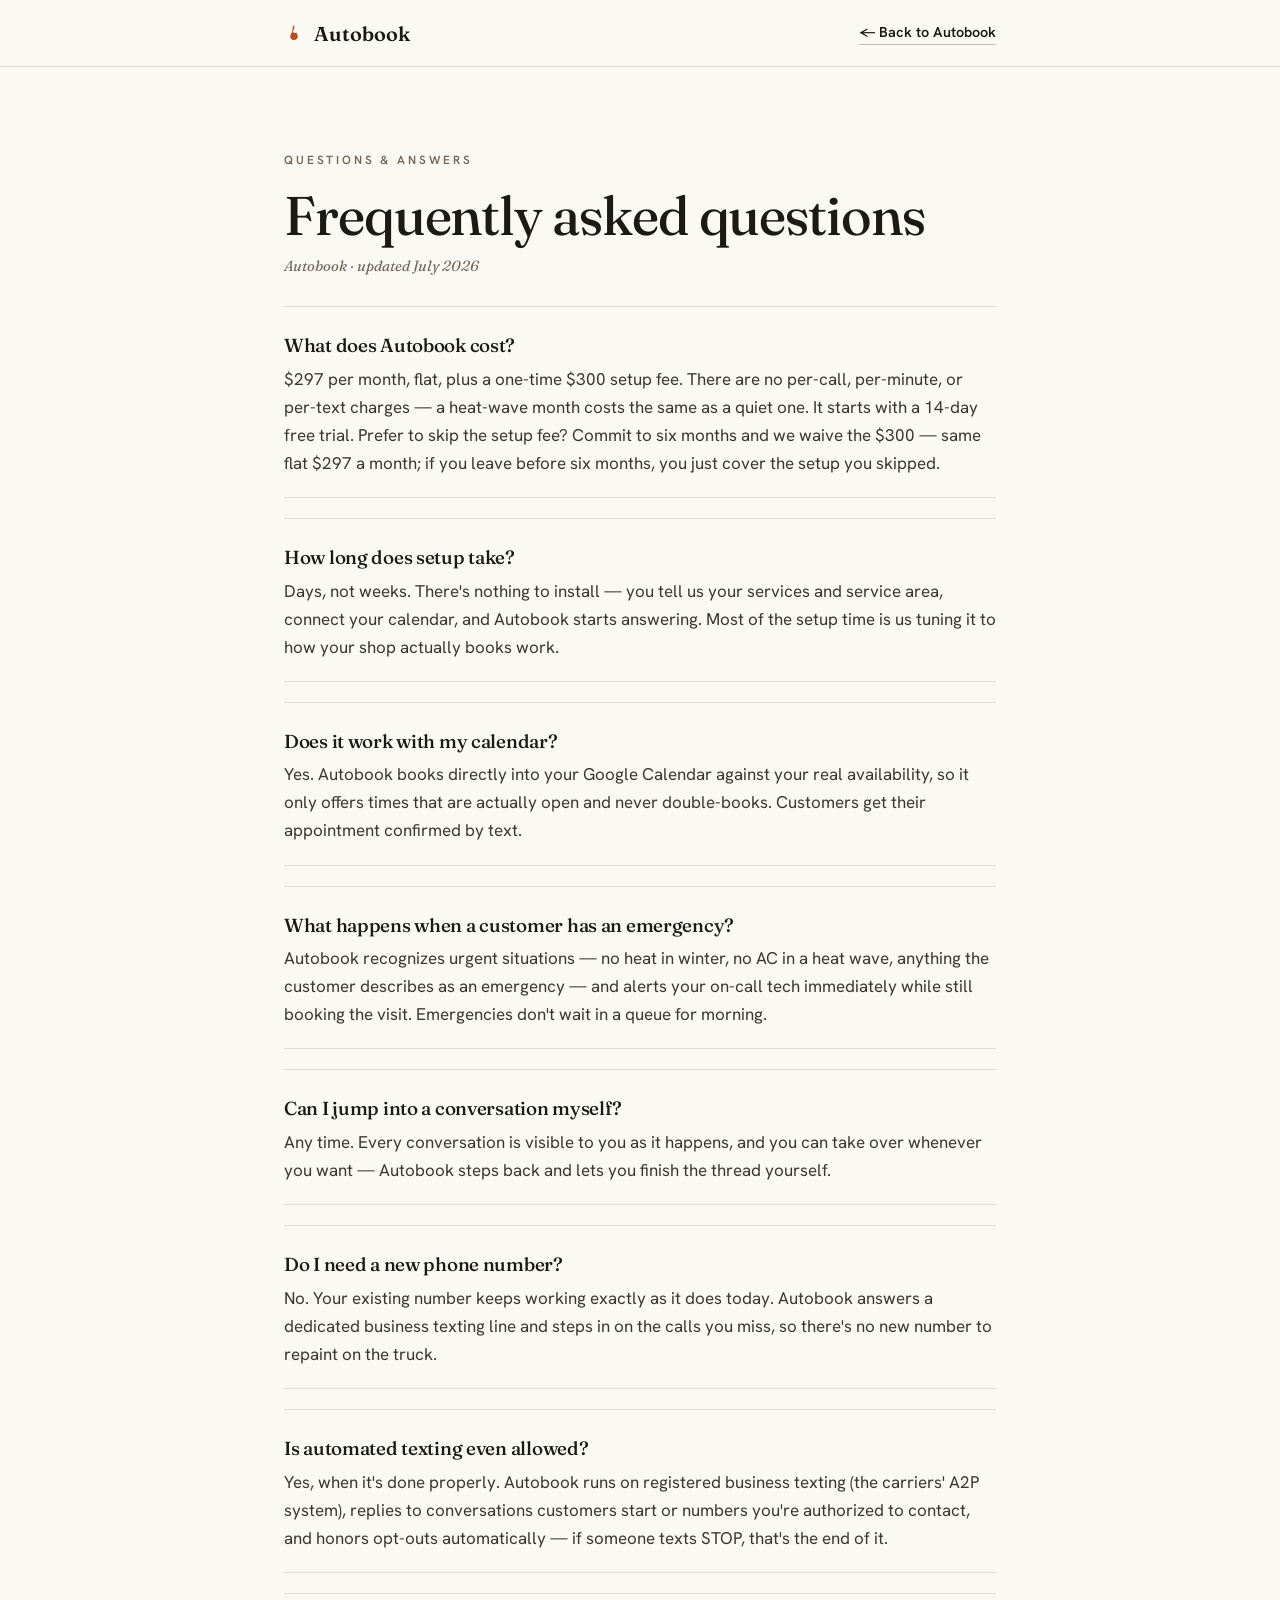
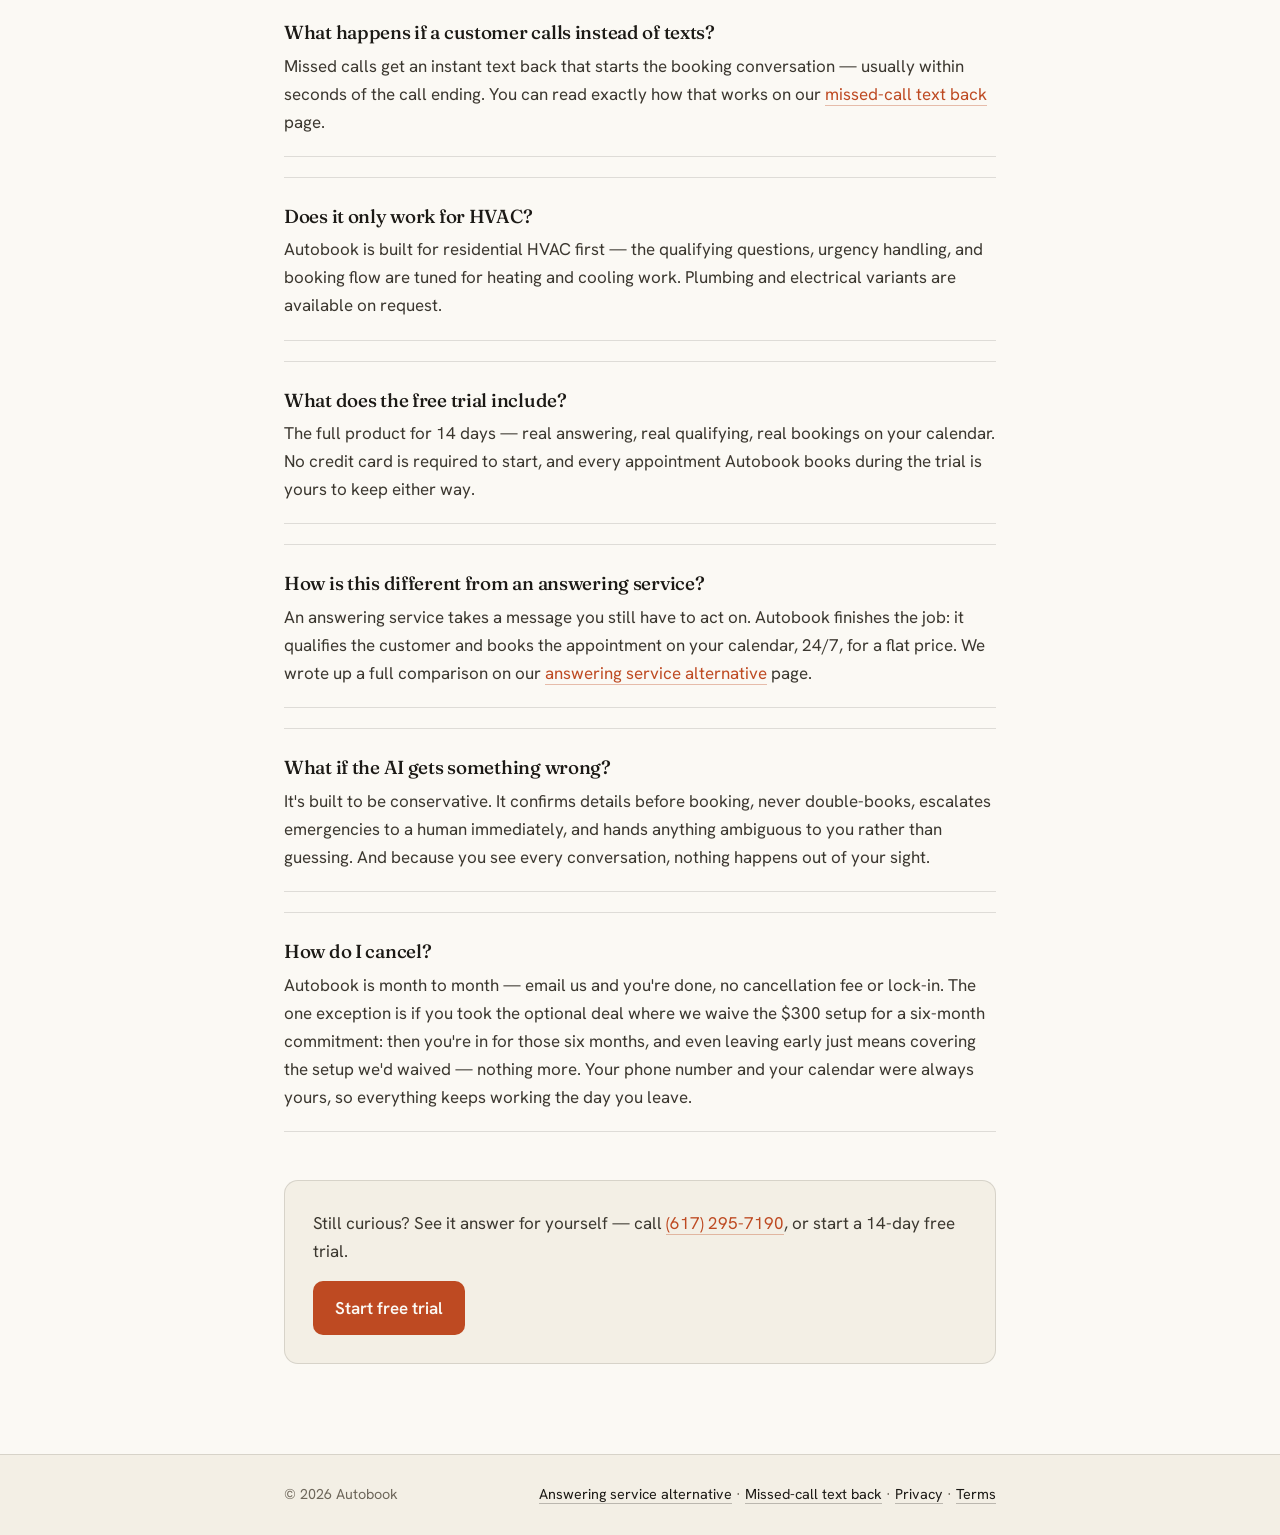
<file: faq/index.html>
<!DOCTYPE html>
<html lang="en">
<head>
<meta charset="UTF-8" />
<meta name="viewport" content="width=device-width, initial-scale=1" />
<title>Autobook FAQ — pricing, setup, calendars, texting rules</title>
<meta name="description" content="Straight answers about Autobook: what it costs, how fast setup is, how calendar booking works, emergencies, texting compliance, and cancelling." />
<meta name="theme-color" content="#FBF9F4" />
<meta name="robots" content="index,follow" />
<link rel="canonical" href="https://tryautobook.com/faq/" />
<meta property="og:type" content="website" />
<meta property="og:site_name" content="Autobook" />
<meta property="og:url" content="https://tryautobook.com/faq/" />
<meta property="og:title" content="Autobook FAQ" />
<meta property="og:description" content="Straight answers about pricing, setup, calendar booking, emergencies, and texting rules." />
<meta property="og:image" content="https://tryautobook.com/og.png" />

<link rel="icon" href="data:image/svg+xml,%3Csvg xmlns='http://www.w3.org/2000/svg' viewBox='0 0 64 64'%3E%3Crect width='64' height='64' rx='14' fill='%23FBF9F4'/%3E%3Crect x='1.5' y='1.5' width='61' height='61' rx='12.5' fill='none' stroke='%231C1A16' stroke-opacity='.16'/%3E%3Cpath d='M32 13c4 9-2.5 11-2.5 16.5 0 2.2 1.7 3.7 3.7 3.7 1.6 0 2.7-.9 3.3-2.2C39 33.5 40 36 40 38.5A8 8 0 0 1 24 38.5c0-5.5 4-8 4.8-12.5.6-3.4-.2-6.7 3.2-13z' fill='%23BE4A22'/%3E%3C/svg%3E" />

<link rel="preconnect" href="https://fonts.googleapis.com" />
<link rel="preconnect" href="https://fonts.gstatic.com" crossorigin />
<link href="https://fonts.googleapis.com/css2?family=Fraunces:ital,opsz,wght@0,9..144,400;0,9..144,460;0,9..144,500;0,9..144,600;1,9..144,460&family=Hanken+Grotesk:wght@400;500;600;700&display=swap" rel="stylesheet" />

<link rel="stylesheet" href="../assets/pages.css" />
<script type="application/ld+json">
{
  "@context": "https://schema.org",
  "@type": "FAQPage",
  "publisher": {
    "@id": "https://tryautobook.com/#org"
  },
  "mainEntity": [
    {
      "@type": "Question",
      "name": "What does Autobook cost?",
      "acceptedAnswer": {
        "@type": "Answer",
        "text": "$297 per month, flat, plus a one-time $300 setup fee. There are no per-call, per-minute, or per-text charges — a heat-wave month costs the same as a quiet one. It starts with a 14-day free trial. Prefer to skip the setup fee? Commit to six months and we waive the $300 — same flat $297 a month; if you leave before six months, you just cover the setup you skipped."
      }
    },
    {
      "@type": "Question",
      "name": "How long does setup take?",
      "acceptedAnswer": {
        "@type": "Answer",
        "text": "Days, not weeks. There's nothing to install — you tell us your services and service area, connect your calendar, and Autobook starts answering. Most of the setup time is us tuning it to how your shop actually books work."
      }
    },
    {
      "@type": "Question",
      "name": "Does it work with my calendar?",
      "acceptedAnswer": {
        "@type": "Answer",
        "text": "Yes. Autobook books directly into your Google Calendar against your real availability, so it only offers times that are actually open and never double-books. Customers get their appointment confirmed by text."
      }
    },
    {
      "@type": "Question",
      "name": "What happens when a customer has an emergency?",
      "acceptedAnswer": {
        "@type": "Answer",
        "text": "Autobook recognizes urgent situations — no heat in winter, no AC in a heat wave, anything the customer describes as an emergency — and alerts your on-call tech immediately while still booking the visit. Emergencies don't wait in a queue for morning."
      }
    },
    {
      "@type": "Question",
      "name": "Can I jump into a conversation myself?",
      "acceptedAnswer": {
        "@type": "Answer",
        "text": "Any time. Every conversation is visible to you as it happens, and you can take over whenever you want — Autobook steps back and lets you finish the thread yourself."
      }
    },
    {
      "@type": "Question",
      "name": "Do I need a new phone number?",
      "acceptedAnswer": {
        "@type": "Answer",
        "text": "No. Your existing number keeps working exactly as it does today. Autobook answers a dedicated business texting line and steps in on the calls you miss, so there's no new number to repaint on the truck."
      }
    },
    {
      "@type": "Question",
      "name": "Is automated texting even allowed?",
      "acceptedAnswer": {
        "@type": "Answer",
        "text": "Yes, when it's done properly. Autobook runs on registered business texting (the carriers' A2P system), replies to conversations customers start or numbers you're authorized to contact, and honors opt-outs automatically — if someone texts STOP, that's the end of it."
      }
    },
    {
      "@type": "Question",
      "name": "What happens if a customer calls instead of texts?",
      "acceptedAnswer": {
        "@type": "Answer",
        "text": "Missed calls get an instant text back that starts the booking conversation — usually within seconds of the call ending. You can read exactly how that works on our missed-call text back page."
      }
    },
    {
      "@type": "Question",
      "name": "Does it only work for HVAC?",
      "acceptedAnswer": {
        "@type": "Answer",
        "text": "Autobook is built for residential HVAC first — the qualifying questions, urgency handling, and booking flow are tuned for heating and cooling work. Plumbing and electrical variants are available on request."
      }
    },
    {
      "@type": "Question",
      "name": "What does the free trial include?",
      "acceptedAnswer": {
        "@type": "Answer",
        "text": "The full product for 14 days — real answering, real qualifying, real bookings on your calendar. No credit card is required to start, and every appointment Autobook books during the trial is yours to keep either way."
      }
    },
    {
      "@type": "Question",
      "name": "How is this different from an answering service?",
      "acceptedAnswer": {
        "@type": "Answer",
        "text": "An answering service takes a message you still have to act on. Autobook finishes the job: it qualifies the customer and books the appointment on your calendar, 24/7, for a flat price. We wrote up a full comparison on our answering service alternative page."
      }
    },
    {
      "@type": "Question",
      "name": "What if the AI gets something wrong?",
      "acceptedAnswer": {
        "@type": "Answer",
        "text": "It's built to be conservative. It confirms details before booking, never double-books, escalates emergencies to a human immediately, and hands anything ambiguous to you rather than guessing. And because you see every conversation, nothing happens out of your sight."
      }
    },
    {
      "@type": "Question",
      "name": "How do I cancel?",
      "acceptedAnswer": {
        "@type": "Answer",
        "text": "Autobook is month to month — email us and you're done, no cancellation fee or lock-in. The one exception is if you took the optional deal where we waive the $300 setup for a six-month commitment: then you're in for those six months, and even leaving early just means covering the setup we'd waived — nothing more. Your phone number and your calendar were always yours, so everything keeps working the day you leave."
      }
    }
  ]
}
</script>
</head>
<body>

<header class="site">
  <div class="nav">
    <a class="brand" href="/" aria-label="Autobook home">
      <svg width="20" height="20" viewBox="0 0 24 24" fill="#BE4A22" aria-hidden="true"><path d="M12 2c1.6 4.5-1 5.5-1 8.2 0 1.1.85 1.85 1.85 1.85.8 0 1.35-.45 1.65-1.1C16 13.2 16.5 14.7 16.5 16A4.5 4.5 0 0 1 7.5 16c0-2.7 2-4 2.4-6.2.3-1.7-.1-3.4 2.1-7.8z"/></svg>
      Autobook
    </a>
    <a class="back" href="/">&larr; Back to Autobook</a>
  </div>
</header>

<main>
  <p class="eyebrow">Questions &amp; answers</p>
  <h1>Frequently asked questions</h1>
  <p class="meta">Autobook · updated July 2026</p>

  <div class="qa">
    <h2>What does Autobook cost?</h2>
    <p>$297 per month, flat, plus a one-time $300 setup fee. There are no per-call, per-minute, or per-text charges — a heat-wave month costs the same as a quiet one. It starts with a 14-day free trial. Prefer to skip the setup fee? Commit to six months and we waive the $300 — same flat $297 a month; if you leave before six months, you just cover the setup you skipped.</p>
  </div>

  <div class="qa">
    <h2>How long does setup take?</h2>
    <p>Days, not weeks. There's nothing to install — you tell us your services and service area, connect your calendar, and Autobook starts answering. Most of the setup time is us tuning it to how your shop actually books work.</p>
  </div>

  <div class="qa">
    <h2>Does it work with my calendar?</h2>
    <p>Yes. Autobook books directly into your Google Calendar against your real availability, so it only offers times that are actually open and never double-books. Customers get their appointment confirmed by text.</p>
  </div>

  <div class="qa">
    <h2>What happens when a customer has an emergency?</h2>
    <p>Autobook recognizes urgent situations — no heat in winter, no AC in a heat wave, anything the customer describes as an emergency — and alerts your on-call tech immediately while still booking the visit. Emergencies don't wait in a queue for morning.</p>
  </div>

  <div class="qa">
    <h2>Can I jump into a conversation myself?</h2>
    <p>Any time. Every conversation is visible to you as it happens, and you can take over whenever you want — Autobook steps back and lets you finish the thread yourself.</p>
  </div>

  <div class="qa">
    <h2>Do I need a new phone number?</h2>
    <p>No. Your existing number keeps working exactly as it does today. Autobook answers a dedicated business texting line and steps in on the calls you miss, so there's no new number to repaint on the truck.</p>
  </div>

  <div class="qa">
    <h2>Is automated texting even allowed?</h2>
    <p>Yes, when it's done properly. Autobook runs on registered business texting (the carriers' A2P system), replies to conversations customers start or numbers you're authorized to contact, and honors opt-outs automatically — if someone texts STOP, that's the end of it.</p>
  </div>

  <div class="qa">
    <h2>What happens if a customer calls instead of texts?</h2>
    <p>Missed calls get an instant text back that starts the booking conversation — usually within seconds of the call ending. You can read exactly how that works on our <a href="/missed-call-text-back-hvac/">missed-call text back</a> page.</p>
  </div>

  <div class="qa">
    <h2>Does it only work for HVAC?</h2>
    <p>Autobook is built for residential HVAC first — the qualifying questions, urgency handling, and booking flow are tuned for heating and cooling work. Plumbing and electrical variants are available on request.</p>
  </div>

  <div class="qa">
    <h2>What does the free trial include?</h2>
    <p>The full product for 14 days — real answering, real qualifying, real bookings on your calendar. No credit card is required to start, and every appointment Autobook books during the trial is yours to keep either way.</p>
  </div>

  <div class="qa">
    <h2>How is this different from an answering service?</h2>
    <p>An answering service takes a message you still have to act on. Autobook finishes the job: it qualifies the customer and books the appointment on your calendar, 24/7, for a flat price. We wrote up a full comparison on our <a href="/hvac-answering-service-alternative/">answering service alternative</a> page.</p>
  </div>

  <div class="qa">
    <h2>What if the AI gets something wrong?</h2>
    <p>It's built to be conservative. It confirms details before booking, never double-books, escalates emergencies to a human immediately, and hands anything ambiguous to you rather than guessing. And because you see every conversation, nothing happens out of your sight.</p>
  </div>

  <div class="qa">
    <h2>How do I cancel?</h2>
    <p>Autobook is month to month — email us and you're done, no cancellation fee or lock-in. The one exception is if you took the optional deal where we waive the $300 setup for a six-month commitment: then you're in for those six months, and even leaving early just means covering the setup we'd waived — nothing more. Your phone number and your calendar were always yours, so everything keeps working the day you leave.</p>
  </div>

  <div class="cta-box">
    <p>Still curious? See it answer for yourself — call <a href="tel:+16172957190">(617) 295-7190</a>, or start a 14-day free trial.</p>
    <a class="cta-btn" href="/#pricing">Start free trial</a>
  </div>
</main>

<footer class="pagefoot">
  <div class="inner">
    <span>© 2026 Autobook</span>
    <span><a href="/hvac-answering-service-alternative/">Answering service alternative</a> · <a href="/missed-call-text-back-hvac/">Missed-call text back</a> · <a href="/privacy.html">Privacy</a> · <a href="/terms.html">Terms</a></span>
  </div>
</footer>

</body>
</html>
</file>
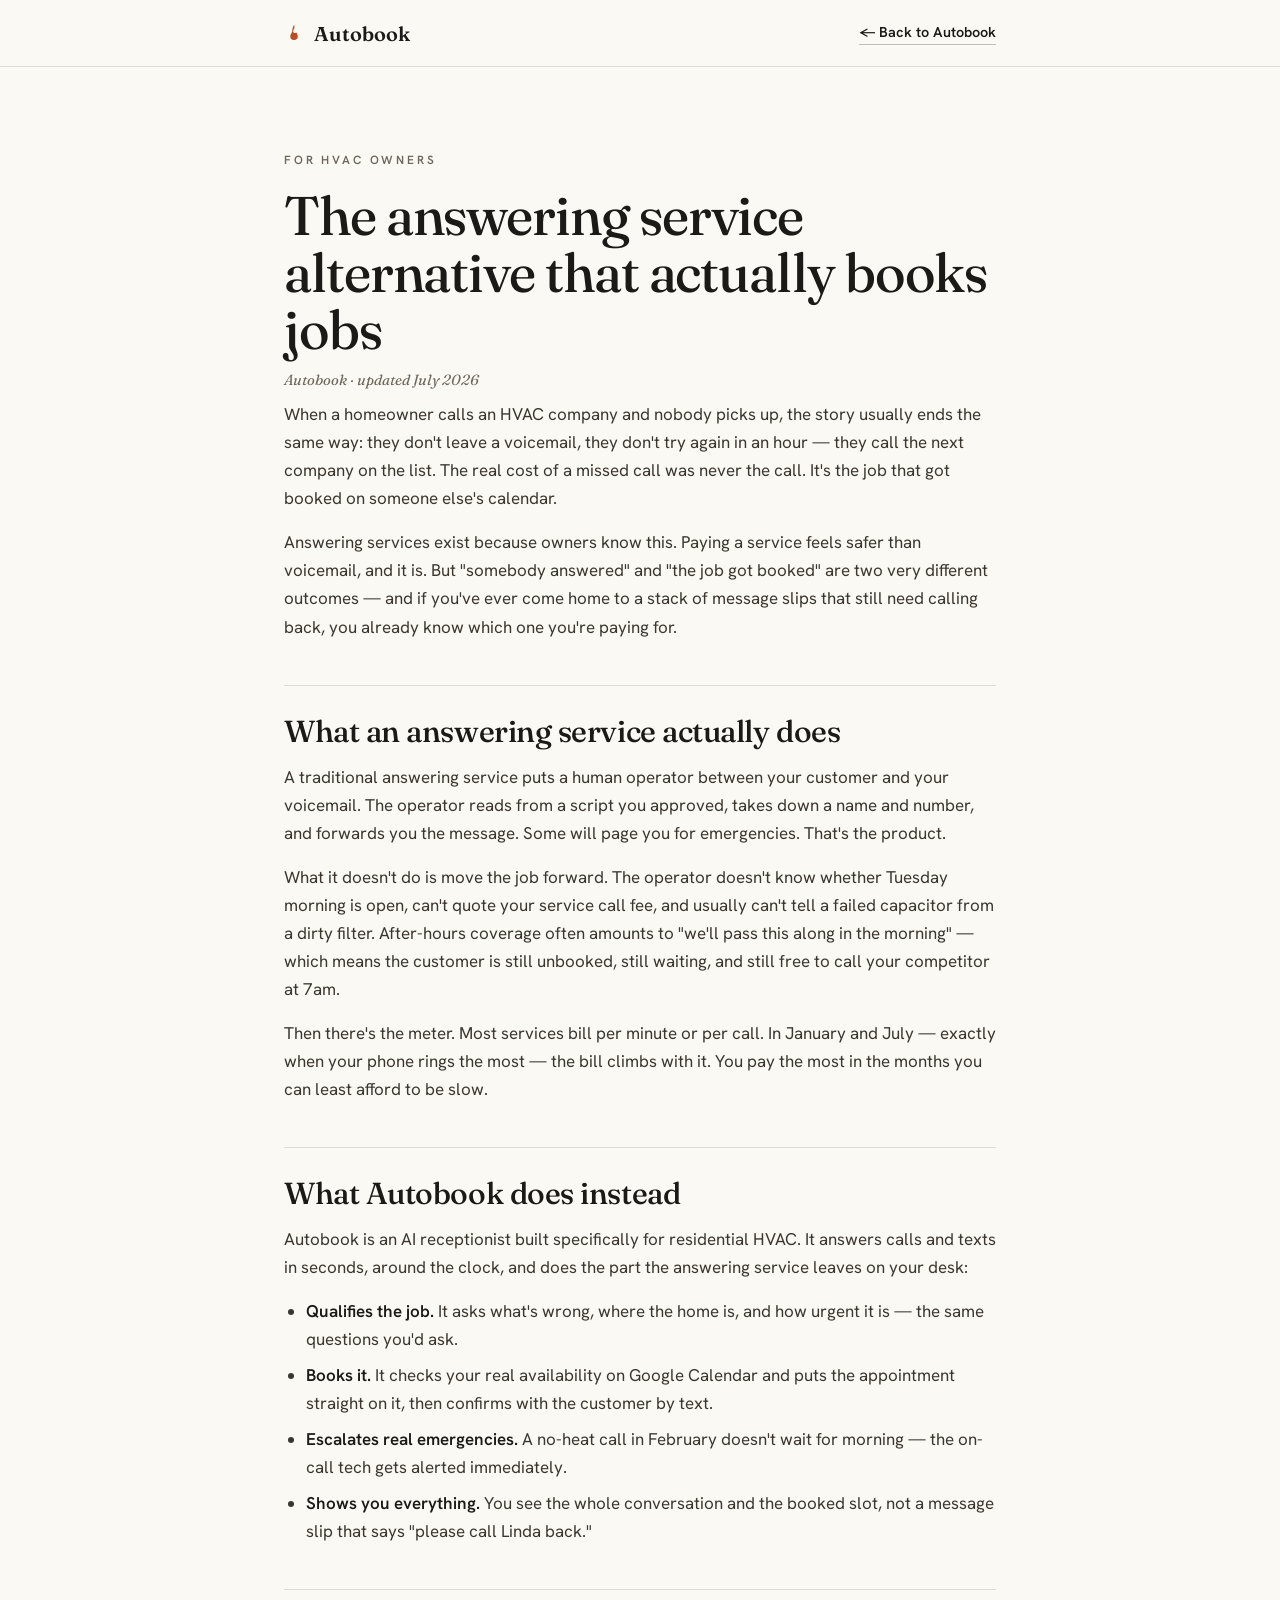
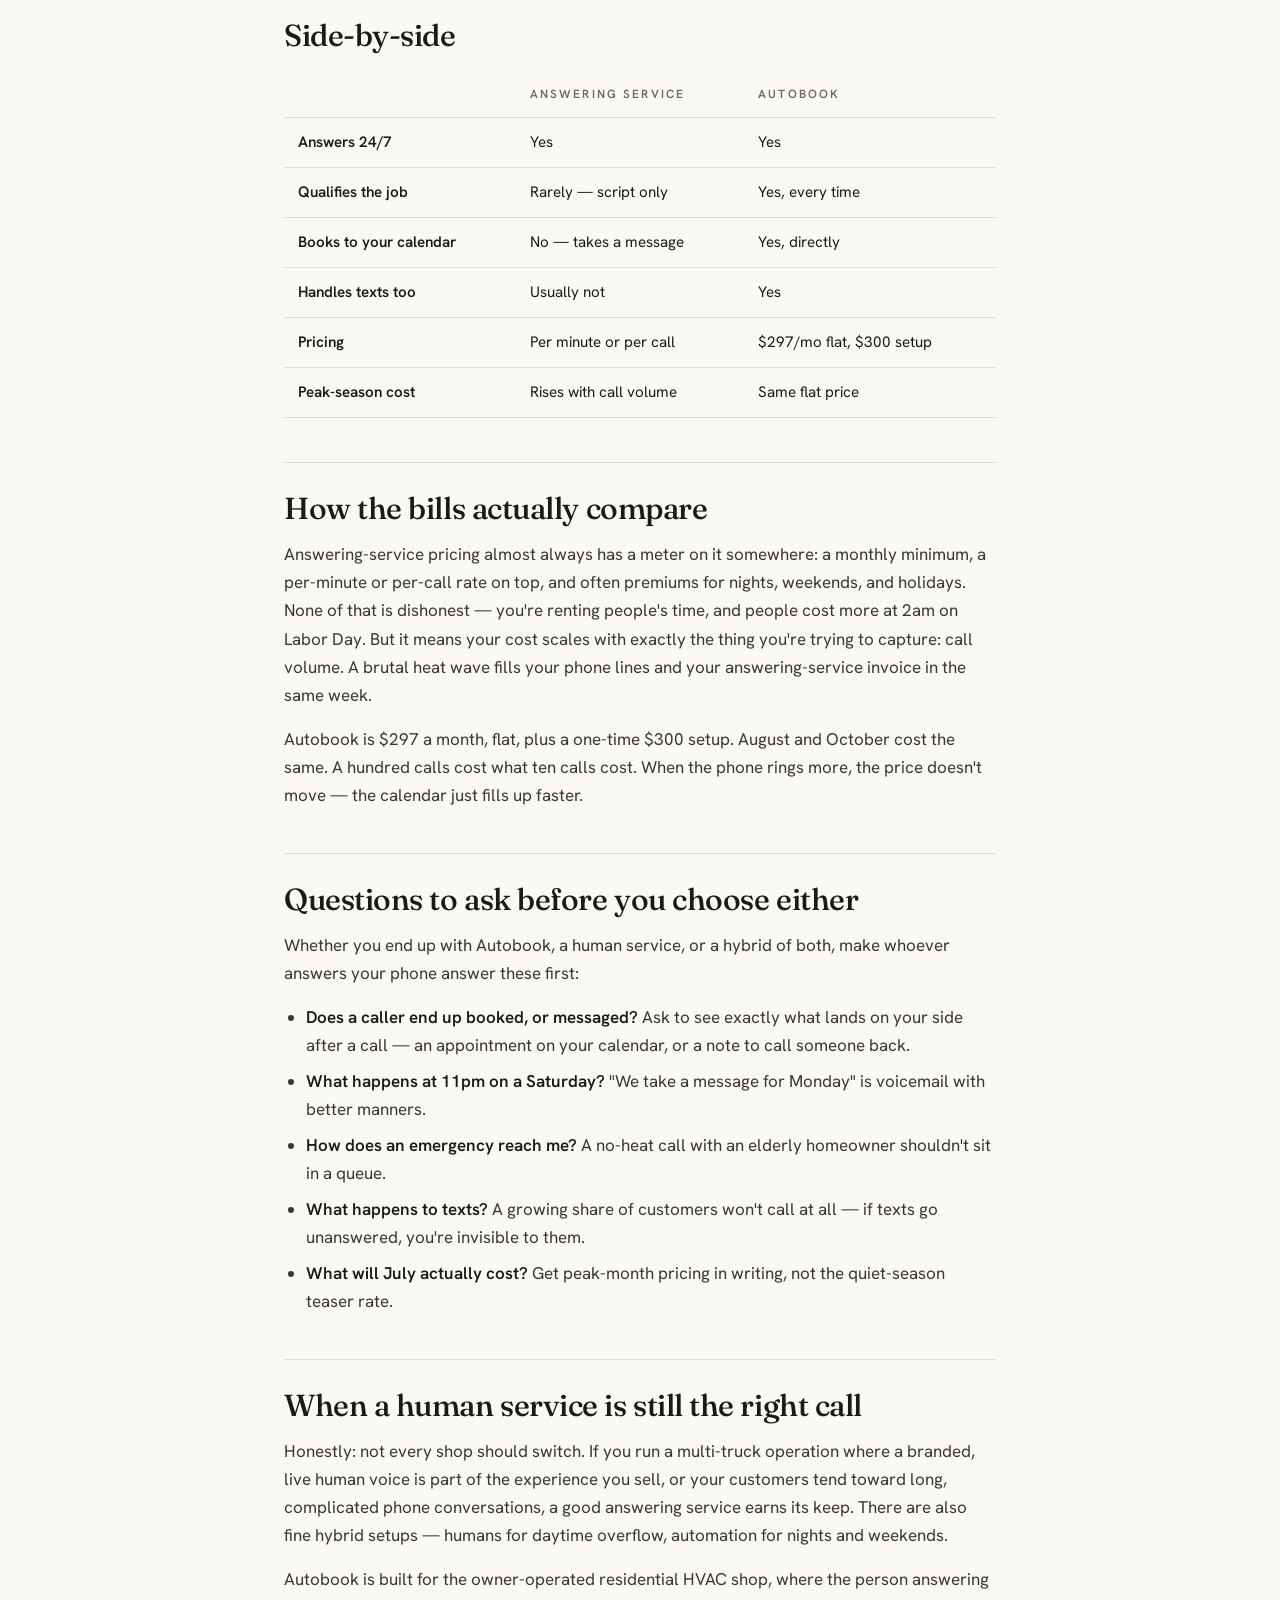
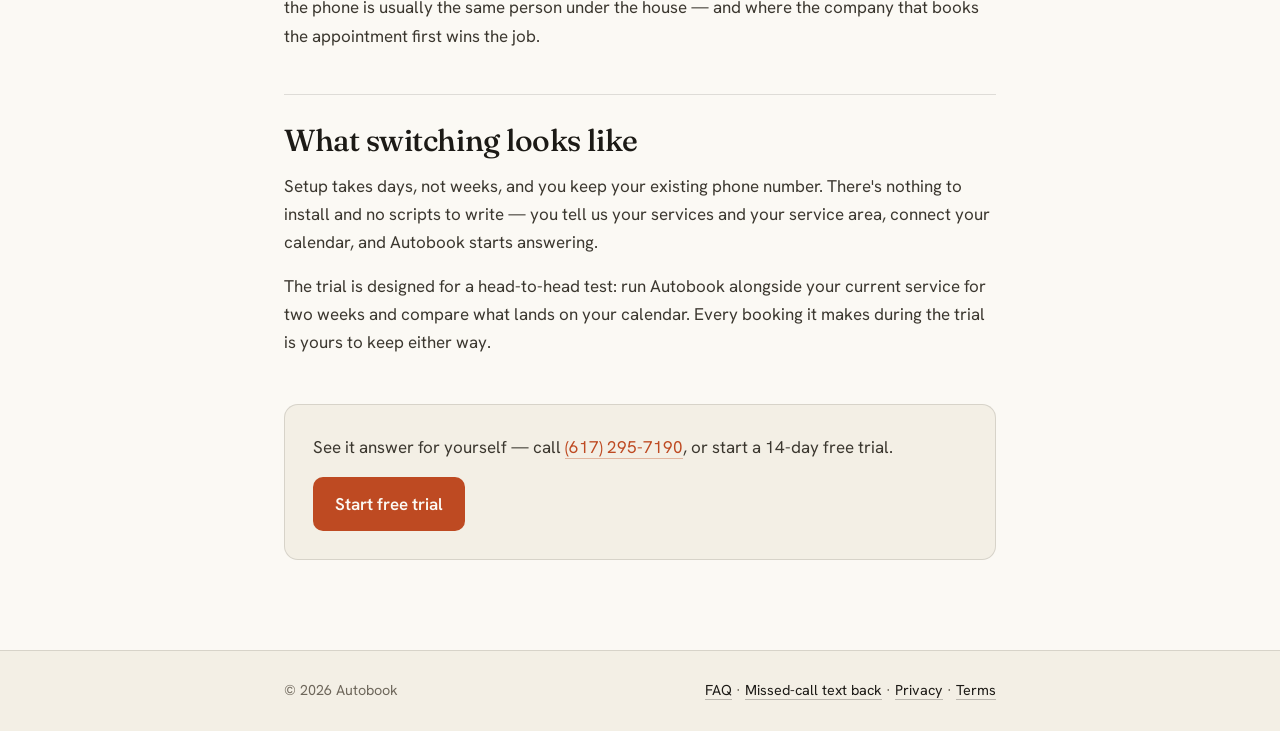
<file: hvac-answering-service-alternative/index.html>
<!DOCTYPE html>
<html lang="en">
<head>
<meta charset="UTF-8" />
<meta name="viewport" content="width=device-width, initial-scale=1" />
<title>The HVAC Answering Service Alternative That Books Jobs — Autobook</title>
<meta name="description" content="Answering services take messages. Autobook answers every HVAC call and text in seconds, qualifies the job, and books it on your calendar — 24/7, $297/month flat." />
<meta name="theme-color" content="#FBF9F4" />
<meta name="robots" content="index,follow" />
<link rel="canonical" href="https://tryautobook.com/hvac-answering-service-alternative/" />
<meta property="og:type" content="article" />
<meta property="og:site_name" content="Autobook" />
<meta property="og:url" content="https://tryautobook.com/hvac-answering-service-alternative/" />
<meta property="og:title" content="The HVAC answering service alternative that books jobs" />
<meta property="og:description" content="Answering services take messages. Autobook books the job — 24/7, flat monthly price." />
<meta property="og:image" content="https://tryautobook.com/og.png" />

<link rel="icon" href="data:image/svg+xml,%3Csvg xmlns='http://www.w3.org/2000/svg' viewBox='0 0 64 64'%3E%3Crect width='64' height='64' rx='14' fill='%23FBF9F4'/%3E%3Crect x='1.5' y='1.5' width='61' height='61' rx='12.5' fill='none' stroke='%231C1A16' stroke-opacity='.16'/%3E%3Cpath d='M32 13c4 9-2.5 11-2.5 16.5 0 2.2 1.7 3.7 3.7 3.7 1.6 0 2.7-.9 3.3-2.2C39 33.5 40 36 40 38.5A8 8 0 0 1 24 38.5c0-5.5 4-8 4.8-12.5.6-3.4-.2-6.7 3.2-13z' fill='%23BE4A22'/%3E%3C/svg%3E" />

<link rel="preconnect" href="https://fonts.googleapis.com" />
<link rel="preconnect" href="https://fonts.gstatic.com" crossorigin />
<link href="https://fonts.googleapis.com/css2?family=Fraunces:ital,opsz,wght@0,9..144,400;0,9..144,460;0,9..144,500;0,9..144,600;1,9..144,460&family=Hanken+Grotesk:wght@400;500;600;700&display=swap" rel="stylesheet" />

<link rel="stylesheet" href="../assets/pages.css" />
</head>
<body>

<header class="site">
  <div class="nav">
    <a class="brand" href="/" aria-label="Autobook home">
      <svg width="20" height="20" viewBox="0 0 24 24" fill="#BE4A22" aria-hidden="true"><path d="M12 2c1.6 4.5-1 5.5-1 8.2 0 1.1.85 1.85 1.85 1.85.8 0 1.35-.45 1.65-1.1C16 13.2 16.5 14.7 16.5 16A4.5 4.5 0 0 1 7.5 16c0-2.7 2-4 2.4-6.2.3-1.7-.1-3.4 2.1-7.8z"/></svg>
      Autobook
    </a>
    <a class="back" href="/">&larr; Back to Autobook</a>
  </div>
</header>

<main>
  <p class="eyebrow">For HVAC owners</p>
  <h1>The answering service alternative that actually books jobs</h1>
  <p class="meta">Autobook · updated July 2026</p>

  <p>When a homeowner calls an HVAC company and nobody picks up, the story usually ends the same way: they don't leave a voicemail, they don't try again in an hour — they call the next company on the list. The real cost of a missed call was never the call. It's the job that got booked on someone else's calendar.</p>

  <p>Answering services exist because owners know this. Paying a service feels safer than voicemail, and it is. But "somebody answered" and "the job got booked" are two very different outcomes — and if you've ever come home to a stack of message slips that still need calling back, you already know which one you're paying for.</p>

  <h2>What an answering service actually does</h2>

  <p>A traditional answering service puts a human operator between your customer and your voicemail. The operator reads from a script you approved, takes down a name and number, and forwards you the message. Some will page you for emergencies. That's the product.</p>

  <p>What it doesn't do is move the job forward. The operator doesn't know whether Tuesday morning is open, can't quote your service call fee, and usually can't tell a failed capacitor from a dirty filter. After-hours coverage often amounts to "we'll pass this along in the morning" — which means the customer is still unbooked, still waiting, and still free to call your competitor at 7am.</p>

  <p>Then there's the meter. Most services bill per minute or per call. In January and July — exactly when your phone rings the most — the bill climbs with it. You pay the most in the months you can least afford to be slow.</p>

  <h2>What Autobook does instead</h2>

  <p>Autobook is an AI receptionist built specifically for residential HVAC. It answers calls and texts in seconds, around the clock, and does the part the answering service leaves on your desk:</p>

  <ul>
    <li><strong>Qualifies the job.</strong> It asks what's wrong, where the home is, and how urgent it is — the same questions you'd ask.</li>
    <li><strong>Books it.</strong> It checks your real availability on Google Calendar and puts the appointment straight on it, then confirms with the customer by text.</li>
    <li><strong>Escalates real emergencies.</strong> A no-heat call in February doesn't wait for morning — the on-call tech gets alerted immediately.</li>
    <li><strong>Shows you everything.</strong> You see the whole conversation and the booked slot, not a message slip that says "please call Linda back."</li>
  </ul>

  <h2>Side-by-side</h2>

  <table class="compare-table">
    <thead>
      <tr><th></th><th>Answering service</th><th>Autobook</th></tr>
    </thead>
    <tbody>
      <tr><td>Answers 24/7</td><td>Yes</td><td>Yes</td></tr>
      <tr><td>Qualifies the job</td><td>Rarely — script only</td><td>Yes, every time</td></tr>
      <tr><td>Books to your calendar</td><td>No — takes a message</td><td>Yes, directly</td></tr>
      <tr><td>Handles texts too</td><td>Usually not</td><td>Yes</td></tr>
      <tr><td>Pricing</td><td>Per minute or per call</td><td>$297/mo flat, $300 setup</td></tr>
      <tr><td>Peak-season cost</td><td>Rises with call volume</td><td>Same flat price</td></tr>
    </tbody>
  </table>

  <h2>How the bills actually compare</h2>

  <p>Answering-service pricing almost always has a meter on it somewhere: a monthly minimum, a per-minute or per-call rate on top, and often premiums for nights, weekends, and holidays. None of that is dishonest — you're renting people's time, and people cost more at 2am on Labor Day. But it means your cost scales with exactly the thing you're trying to capture: call volume. A brutal heat wave fills your phone lines and your answering-service invoice in the same week.</p>

  <p>Autobook is $297 a month, flat, plus a one-time $300 setup. August and October cost the same. A hundred calls cost what ten calls cost. When the phone rings more, the price doesn't move — the calendar just fills up faster.</p>

  <h2>Questions to ask before you choose either</h2>

  <p>Whether you end up with Autobook, a human service, or a hybrid of both, make whoever answers your phone answer these first:</p>

  <ul>
    <li><strong>Does a caller end up booked, or messaged?</strong> Ask to see exactly what lands on your side after a call — an appointment on your calendar, or a note to call someone back.</li>
    <li><strong>What happens at 11pm on a Saturday?</strong> "We take a message for Monday" is voicemail with better manners.</li>
    <li><strong>How does an emergency reach me?</strong> A no-heat call with an elderly homeowner shouldn't sit in a queue.</li>
    <li><strong>What happens to texts?</strong> A growing share of customers won't call at all — if texts go unanswered, you're invisible to them.</li>
    <li><strong>What will July actually cost?</strong> Get peak-month pricing in writing, not the quiet-season teaser rate.</li>
  </ul>

  <h2>When a human service is still the right call</h2>

  <p>Honestly: not every shop should switch. If you run a multi-truck operation where a branded, live human voice is part of the experience you sell, or your customers tend toward long, complicated phone conversations, a good answering service earns its keep. There are also fine hybrid setups — humans for daytime overflow, automation for nights and weekends.</p>

  <p>Autobook is built for the owner-operated residential HVAC shop, where the person answering the phone is usually the same person under the house — and where the company that books the appointment first wins the job.</p>

  <h2>What switching looks like</h2>

  <p>Setup takes days, not weeks, and you keep your existing phone number. There's nothing to install and no scripts to write — you tell us your services and your service area, connect your calendar, and Autobook starts answering.</p>

  <p>The trial is designed for a head-to-head test: run Autobook alongside your current service for two weeks and compare what lands on your calendar. Every booking it makes during the trial is yours to keep either way.</p>

  <div class="cta-box">
    <p>See it answer for yourself — call <a href="tel:+16172957190">(617) 295-7190</a>, or start a 14-day free trial.</p>
    <a class="cta-btn" href="/#pricing">Start free trial</a>
  </div>
</main>

<footer class="pagefoot">
  <div class="inner">
    <span>© 2026 Autobook</span>
    <span><a href="/faq/">FAQ</a> · <a href="/missed-call-text-back-hvac/">Missed-call text back</a> · <a href="/privacy.html">Privacy</a> · <a href="/terms.html">Terms</a></span>
  </div>
</footer>

</body>
</html>
</file>
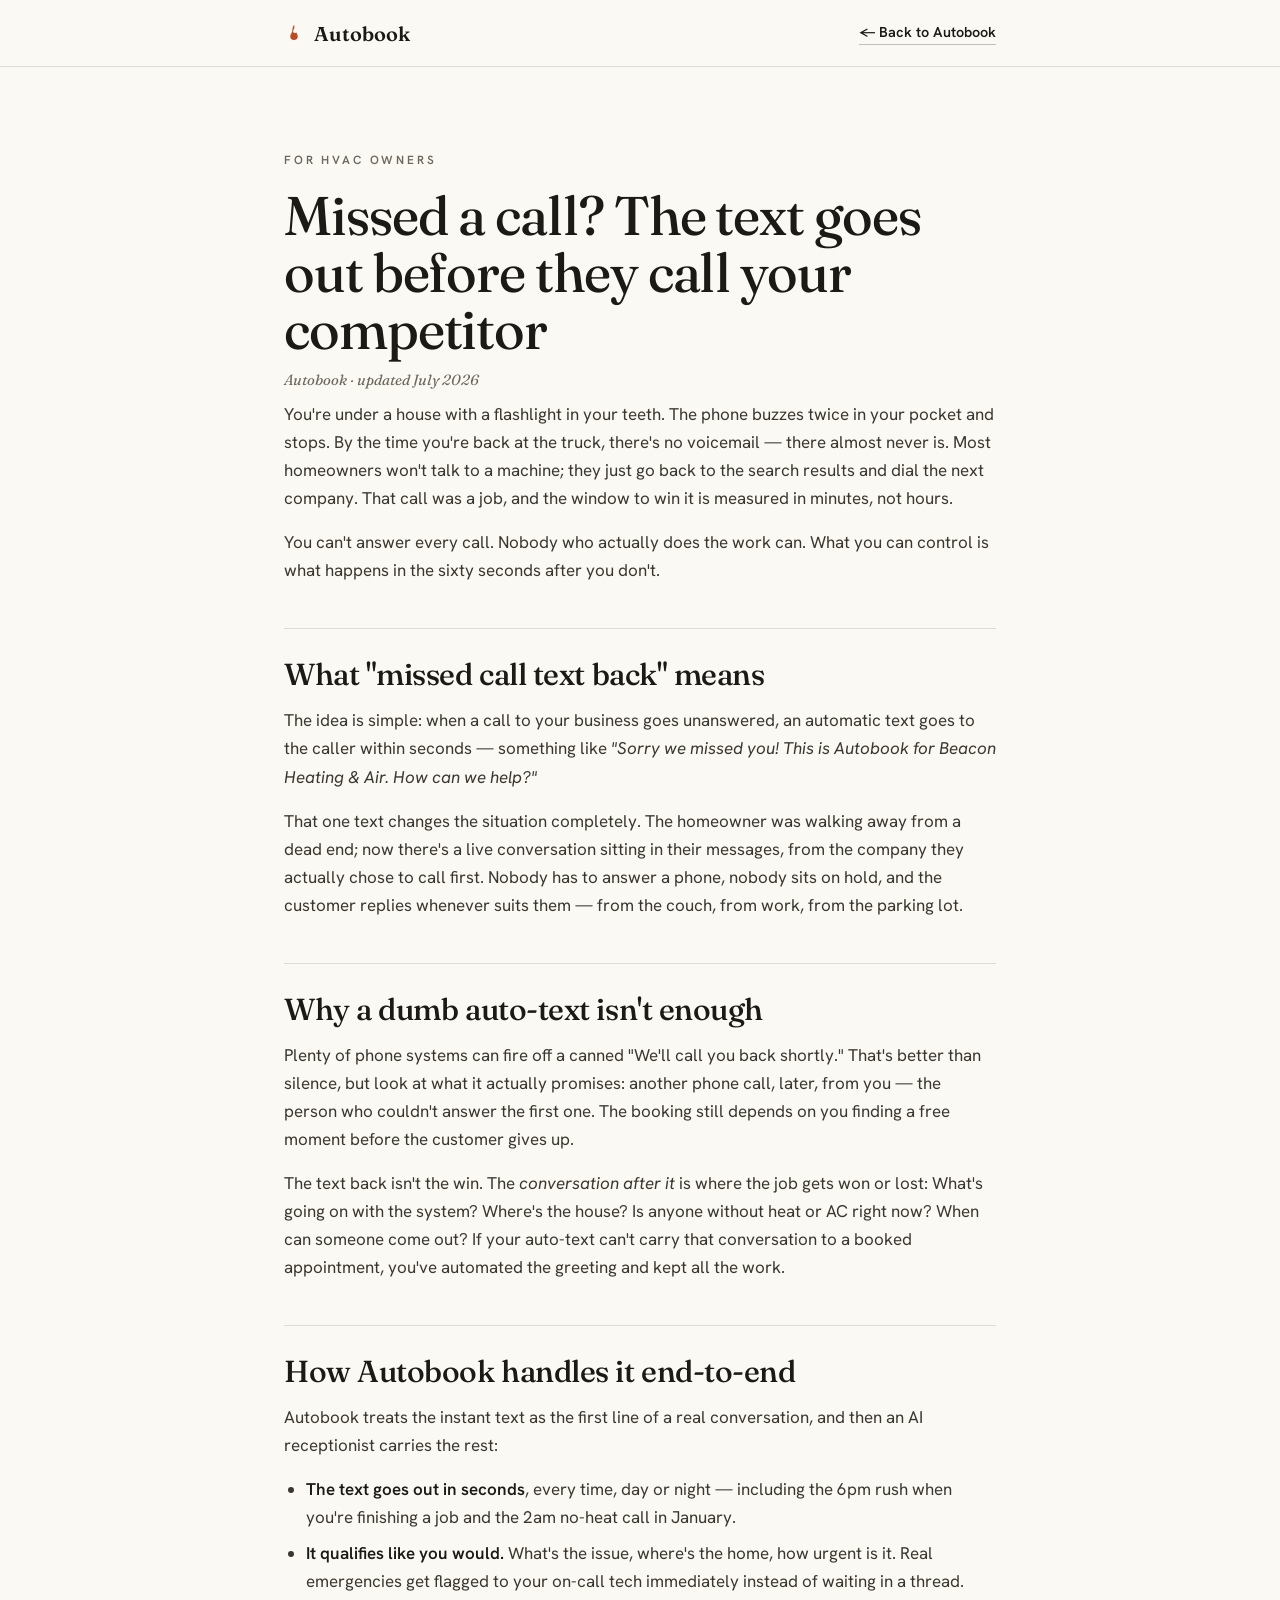
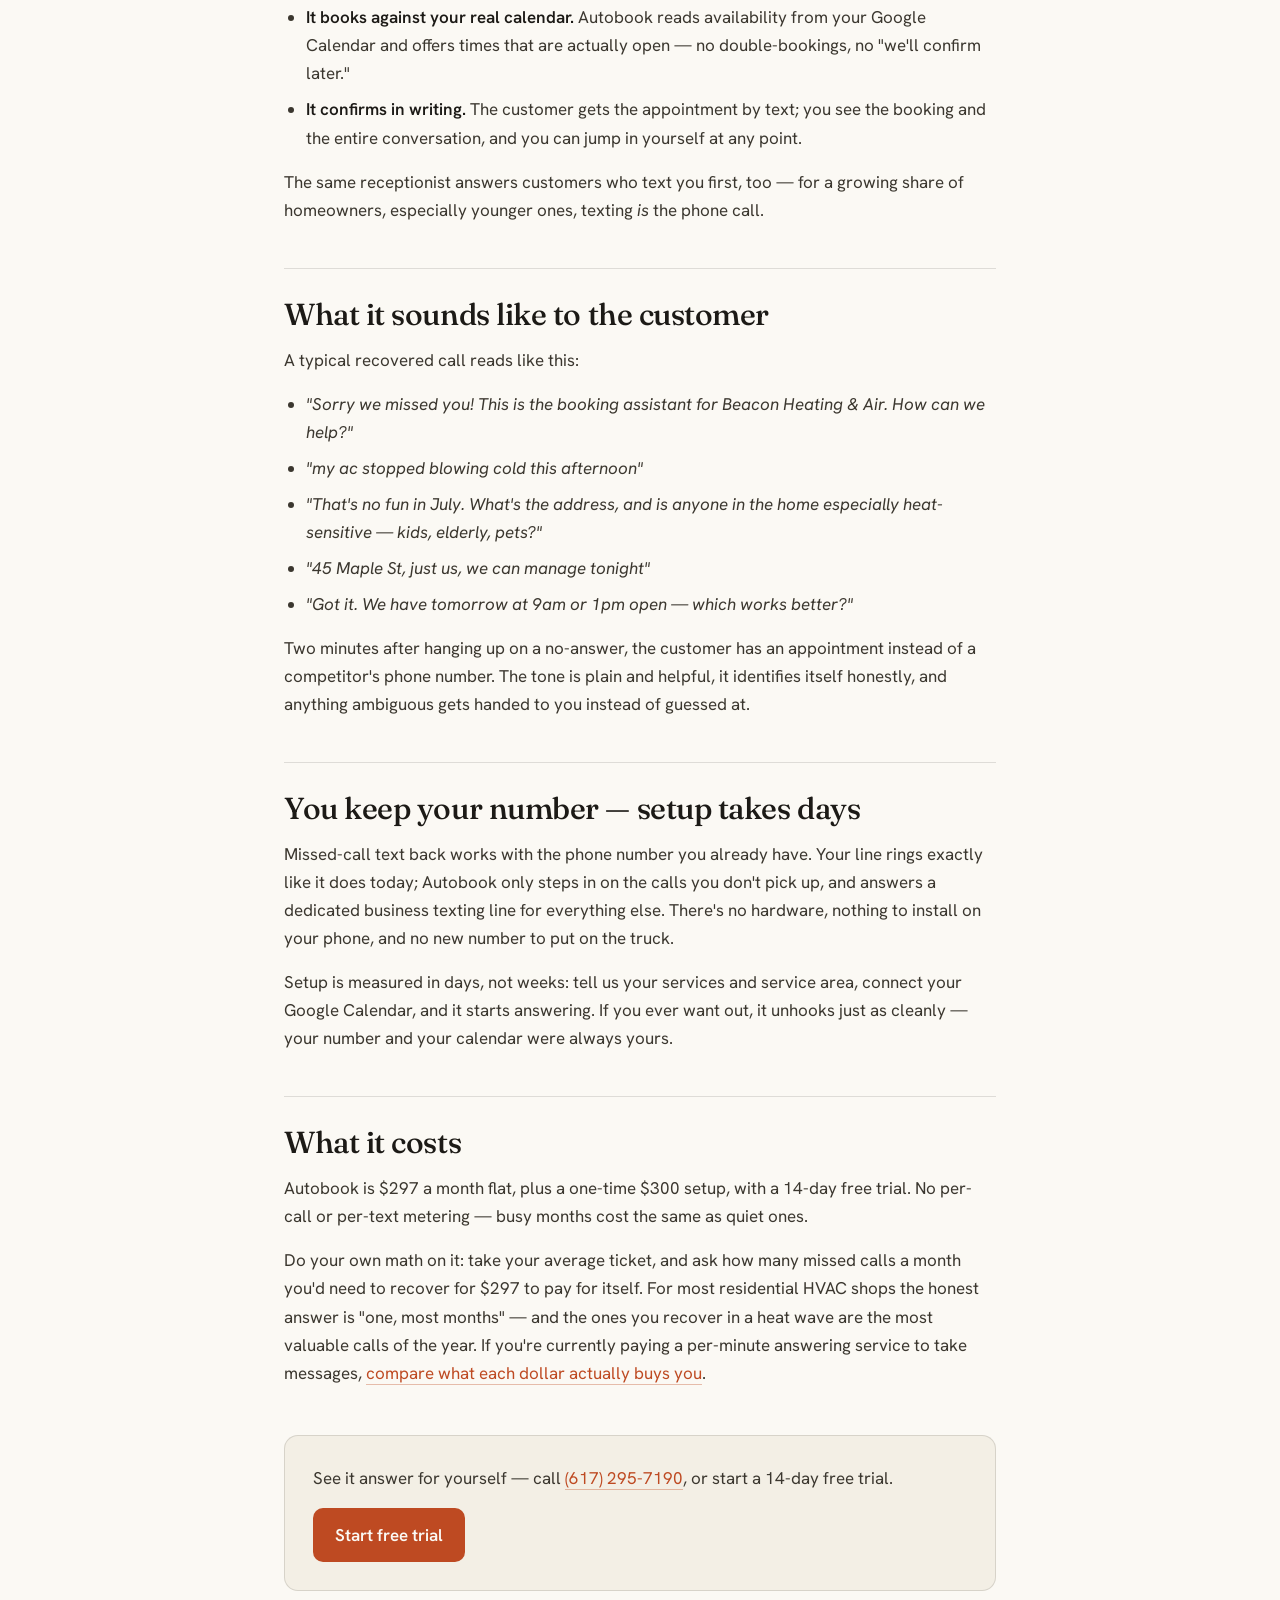
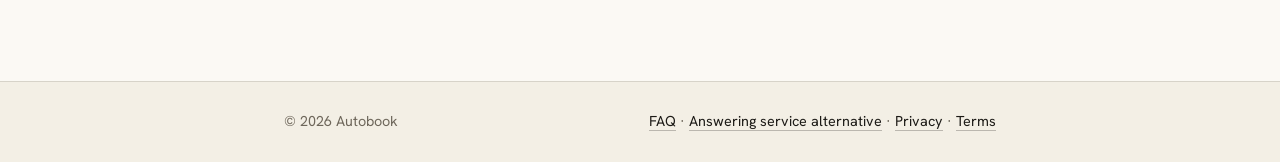
<file: missed-call-text-back-hvac/index.html>
<!DOCTYPE html>
<html lang="en">
<head>
<meta charset="UTF-8" />
<meta name="viewport" content="width=device-width, initial-scale=1" />
<title>Missed Call Text Back for HVAC Companies — Autobook</title>
<meta name="description" content="Every missed HVAC call gets an instant text that starts a real conversation — qualifies the job and books it on your calendar. That's missed call text back done right." />
<meta name="theme-color" content="#FBF9F4" />
<meta name="robots" content="index,follow" />
<link rel="canonical" href="https://tryautobook.com/missed-call-text-back-hvac/" />
<meta property="og:type" content="article" />
<meta property="og:site_name" content="Autobook" />
<meta property="og:url" content="https://tryautobook.com/missed-call-text-back-hvac/" />
<meta property="og:title" content="Missed call text back for HVAC companies" />
<meta property="og:description" content="The text goes out before they call your competitor — then Autobook books the job." />
<meta property="og:image" content="https://tryautobook.com/og.png" />

<link rel="icon" href="data:image/svg+xml,%3Csvg xmlns='http://www.w3.org/2000/svg' viewBox='0 0 64 64'%3E%3Crect width='64' height='64' rx='14' fill='%23FBF9F4'/%3E%3Crect x='1.5' y='1.5' width='61' height='61' rx='12.5' fill='none' stroke='%231C1A16' stroke-opacity='.16'/%3E%3Cpath d='M32 13c4 9-2.5 11-2.5 16.5 0 2.2 1.7 3.7 3.7 3.7 1.6 0 2.7-.9 3.3-2.2C39 33.5 40 36 40 38.5A8 8 0 0 1 24 38.5c0-5.5 4-8 4.8-12.5.6-3.4-.2-6.7 3.2-13z' fill='%23BE4A22'/%3E%3C/svg%3E" />

<link rel="preconnect" href="https://fonts.googleapis.com" />
<link rel="preconnect" href="https://fonts.gstatic.com" crossorigin />
<link href="https://fonts.googleapis.com/css2?family=Fraunces:ital,opsz,wght@0,9..144,400;0,9..144,460;0,9..144,500;0,9..144,600;1,9..144,460&family=Hanken+Grotesk:wght@400;500;600;700&display=swap" rel="stylesheet" />

<link rel="stylesheet" href="../assets/pages.css" />
</head>
<body>

<header class="site">
  <div class="nav">
    <a class="brand" href="/" aria-label="Autobook home">
      <svg width="20" height="20" viewBox="0 0 24 24" fill="#BE4A22" aria-hidden="true"><path d="M12 2c1.6 4.5-1 5.5-1 8.2 0 1.1.85 1.85 1.85 1.85.8 0 1.35-.45 1.65-1.1C16 13.2 16.5 14.7 16.5 16A4.5 4.5 0 0 1 7.5 16c0-2.7 2-4 2.4-6.2.3-1.7-.1-3.4 2.1-7.8z"/></svg>
      Autobook
    </a>
    <a class="back" href="/">&larr; Back to Autobook</a>
  </div>
</header>

<main>
  <p class="eyebrow">For HVAC owners</p>
  <h1>Missed a call? The text goes out before they call your competitor</h1>
  <p class="meta">Autobook · updated July 2026</p>

  <p>You're under a house with a flashlight in your teeth. The phone buzzes twice in your pocket and stops. By the time you're back at the truck, there's no voicemail — there almost never is. Most homeowners won't talk to a machine; they just go back to the search results and dial the next company. That call was a job, and the window to win it is measured in minutes, not hours.</p>

  <p>You can't answer every call. Nobody who actually does the work can. What you can control is what happens in the sixty seconds after you don't.</p>

  <h2>What "missed call text back" means</h2>

  <p>The idea is simple: when a call to your business goes unanswered, an automatic text goes to the caller within seconds — something like <em>"Sorry we missed you! This is Autobook for Beacon Heating &amp; Air. How can we help?"</em></p>

  <p>That one text changes the situation completely. The homeowner was walking away from a dead end; now there's a live conversation sitting in their messages, from the company they actually chose to call first. Nobody has to answer a phone, nobody sits on hold, and the customer replies whenever suits them — from the couch, from work, from the parking lot.</p>

  <h2>Why a dumb auto-text isn't enough</h2>

  <p>Plenty of phone systems can fire off a canned "We'll call you back shortly." That's better than silence, but look at what it actually promises: another phone call, later, from you — the person who couldn't answer the first one. The booking still depends on you finding a free moment before the customer gives up.</p>

  <p>The text back isn't the win. The <em>conversation after it</em> is where the job gets won or lost: What's going on with the system? Where's the house? Is anyone without heat or AC right now? When can someone come out? If your auto-text can't carry that conversation to a booked appointment, you've automated the greeting and kept all the work.</p>

  <h2>How Autobook handles it end-to-end</h2>

  <p>Autobook treats the instant text as the first line of a real conversation, and then an AI receptionist carries the rest:</p>

  <ul>
    <li><strong>The text goes out in seconds</strong>, every time, day or night — including the 6pm rush when you're finishing a job and the 2am no-heat call in January.</li>
    <li><strong>It qualifies like you would.</strong> What's the issue, where's the home, how urgent is it. Real emergencies get flagged to your on-call tech immediately instead of waiting in a thread.</li>
    <li><strong>It books against your real calendar.</strong> Autobook reads availability from your Google Calendar and offers times that are actually open — no double-bookings, no "we'll confirm later."</li>
    <li><strong>It confirms in writing.</strong> The customer gets the appointment by text; you see the booking and the entire conversation, and you can jump in yourself at any point.</li>
  </ul>

  <p>The same receptionist answers customers who text you first, too — for a growing share of homeowners, especially younger ones, texting <em>is</em> the phone call.</p>

  <h2>What it sounds like to the customer</h2>

  <p>A typical recovered call reads like this:</p>

  <ul>
    <li><em>"Sorry we missed you! This is the booking assistant for Beacon Heating &amp; Air. How can we help?"</em></li>
    <li><em>"my ac stopped blowing cold this afternoon"</em></li>
    <li><em>"That's no fun in July. What's the address, and is anyone in the home especially heat-sensitive — kids, elderly, pets?"</em></li>
    <li><em>"45 Maple St, just us, we can manage tonight"</em></li>
    <li><em>"Got it. We have tomorrow at 9am or 1pm open — which works better?"</em></li>
  </ul>

  <p>Two minutes after hanging up on a no-answer, the customer has an appointment instead of a competitor's phone number. The tone is plain and helpful, it identifies itself honestly, and anything ambiguous gets handed to you instead of guessed at.</p>

  <h2>You keep your number — setup takes days</h2>

  <p>Missed-call text back works with the phone number you already have. Your line rings exactly like it does today; Autobook only steps in on the calls you don't pick up, and answers a dedicated business texting line for everything else. There's no hardware, nothing to install on your phone, and no new number to put on the truck.</p>

  <p>Setup is measured in days, not weeks: tell us your services and service area, connect your Google Calendar, and it starts answering. If you ever want out, it unhooks just as cleanly — your number and your calendar were always yours.</p>

  <h2>What it costs</h2>

  <p>Autobook is $297 a month flat, plus a one-time $300 setup, with a 14-day free trial. No per-call or per-text metering — busy months cost the same as quiet ones.</p>

  <p>Do your own math on it: take your average ticket, and ask how many missed calls a month you'd need to recover for $297 to pay for itself. For most residential HVAC shops the honest answer is "one, most months" — and the ones you recover in a heat wave are the most valuable calls of the year. If you're currently paying a per-minute answering service to take messages, <a href="/hvac-answering-service-alternative/">compare what each dollar actually buys you</a>.</p>

  <div class="cta-box">
    <p>See it answer for yourself — call <a href="tel:+16172957190">(617) 295-7190</a>, or start a 14-day free trial.</p>
    <a class="cta-btn" href="/#pricing">Start free trial</a>
  </div>
</main>

<footer class="pagefoot">
  <div class="inner">
    <span>© 2026 Autobook</span>
    <span><a href="/faq/">FAQ</a> · <a href="/hvac-answering-service-alternative/">Answering service alternative</a> · <a href="/privacy.html">Privacy</a> · <a href="/terms.html">Terms</a></span>
  </div>
</footer>

</body>
</html>
</file>
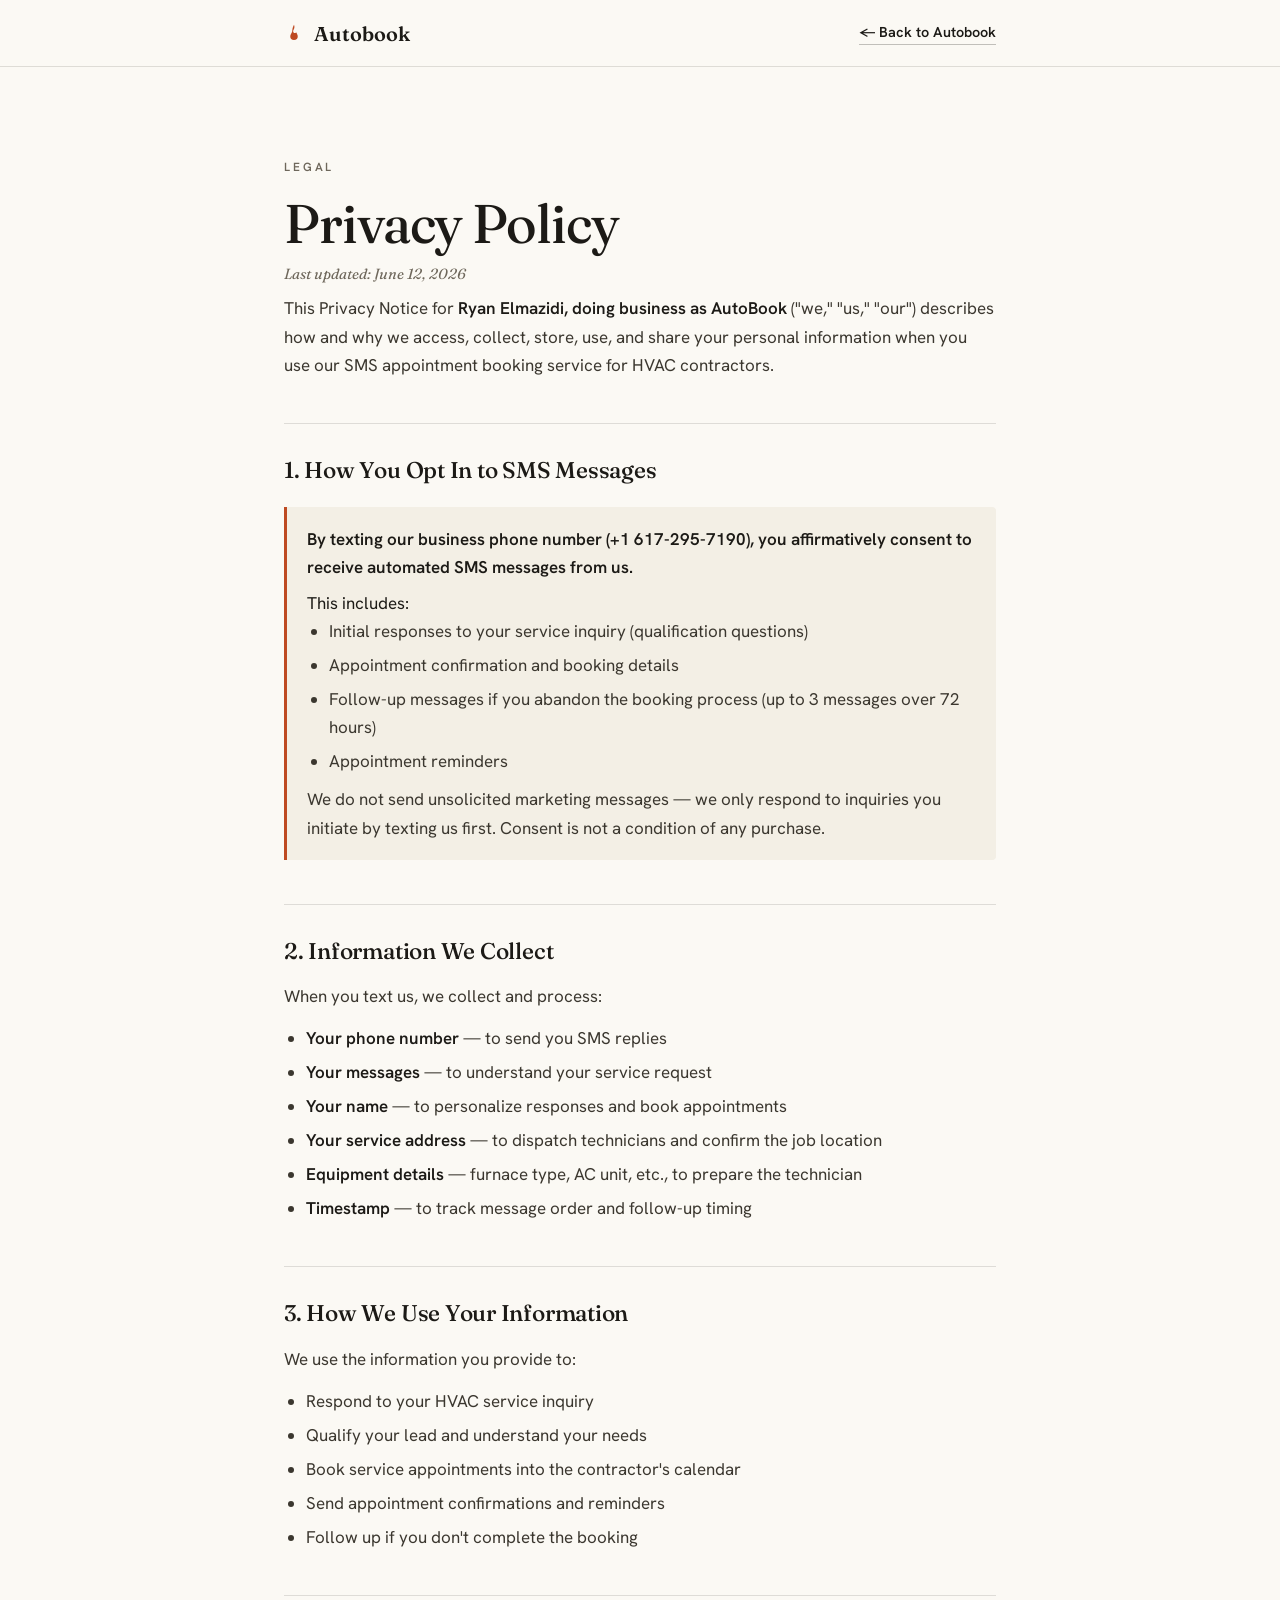
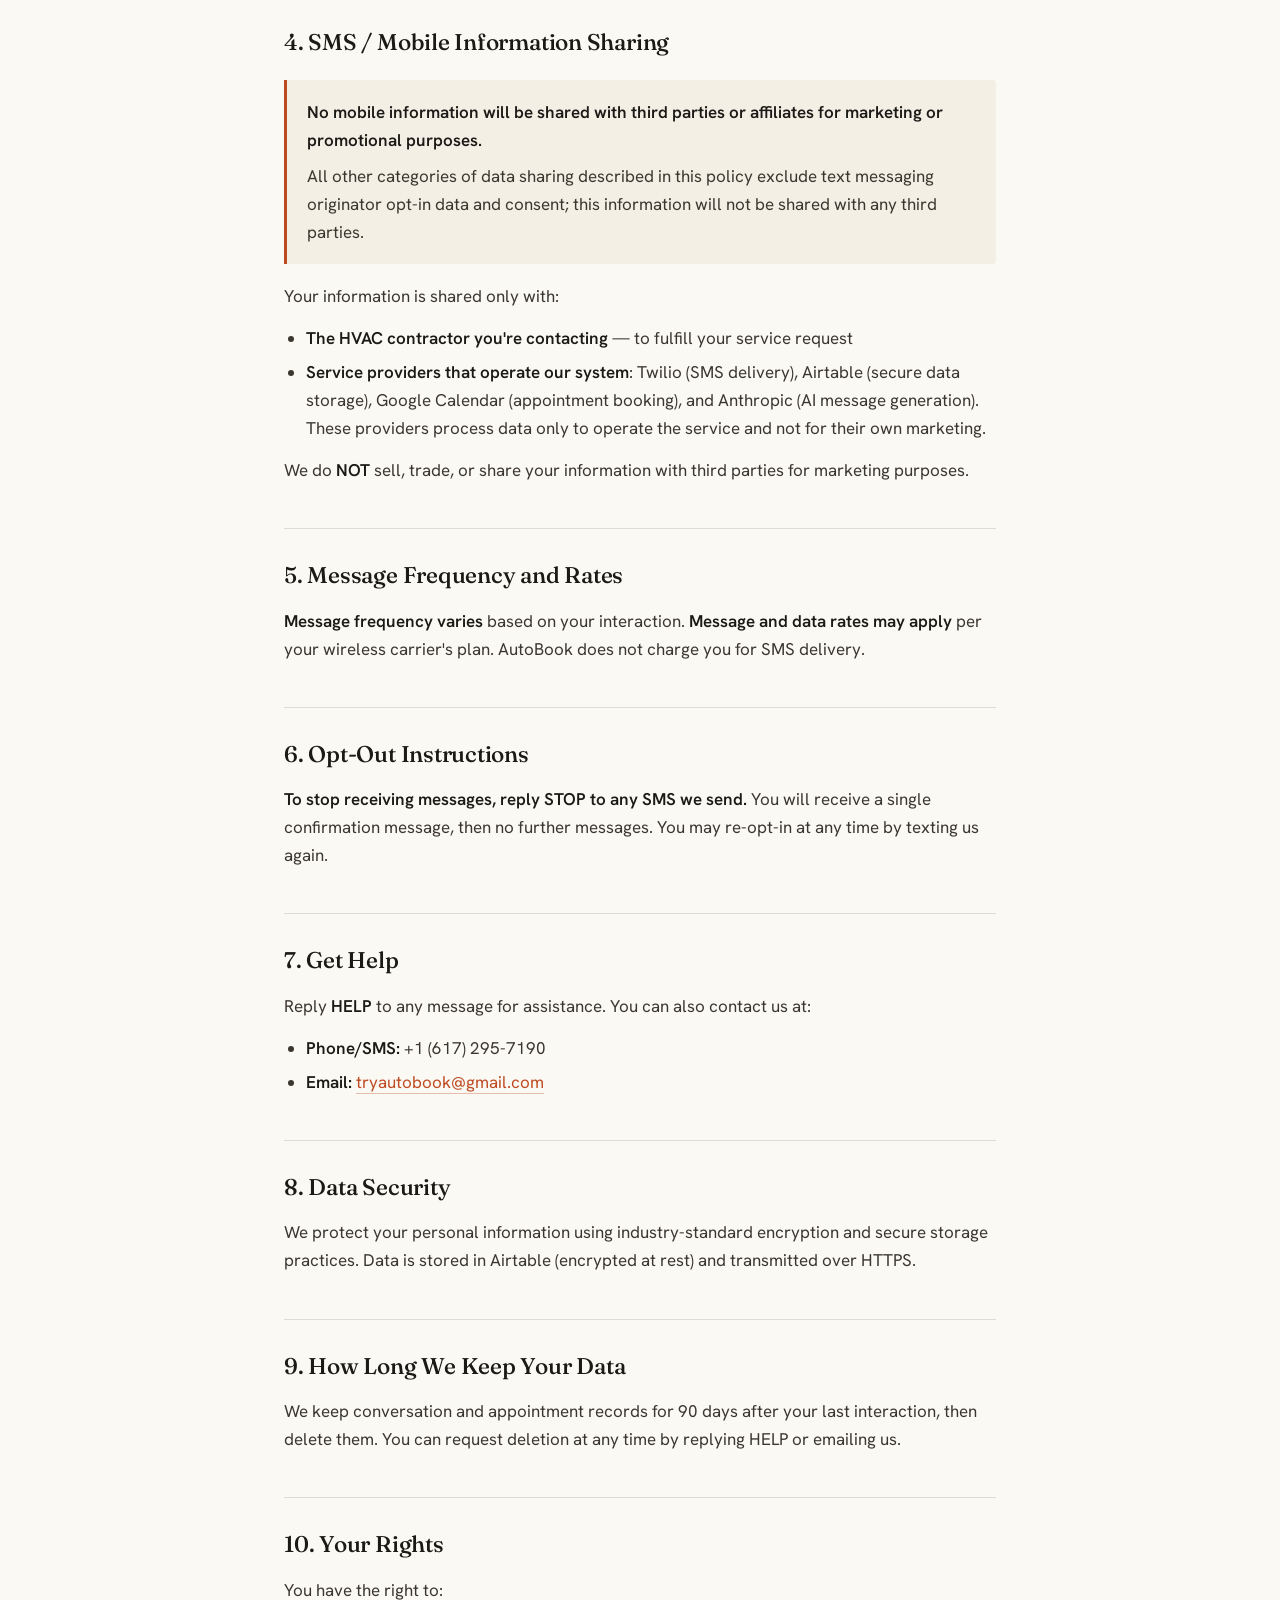
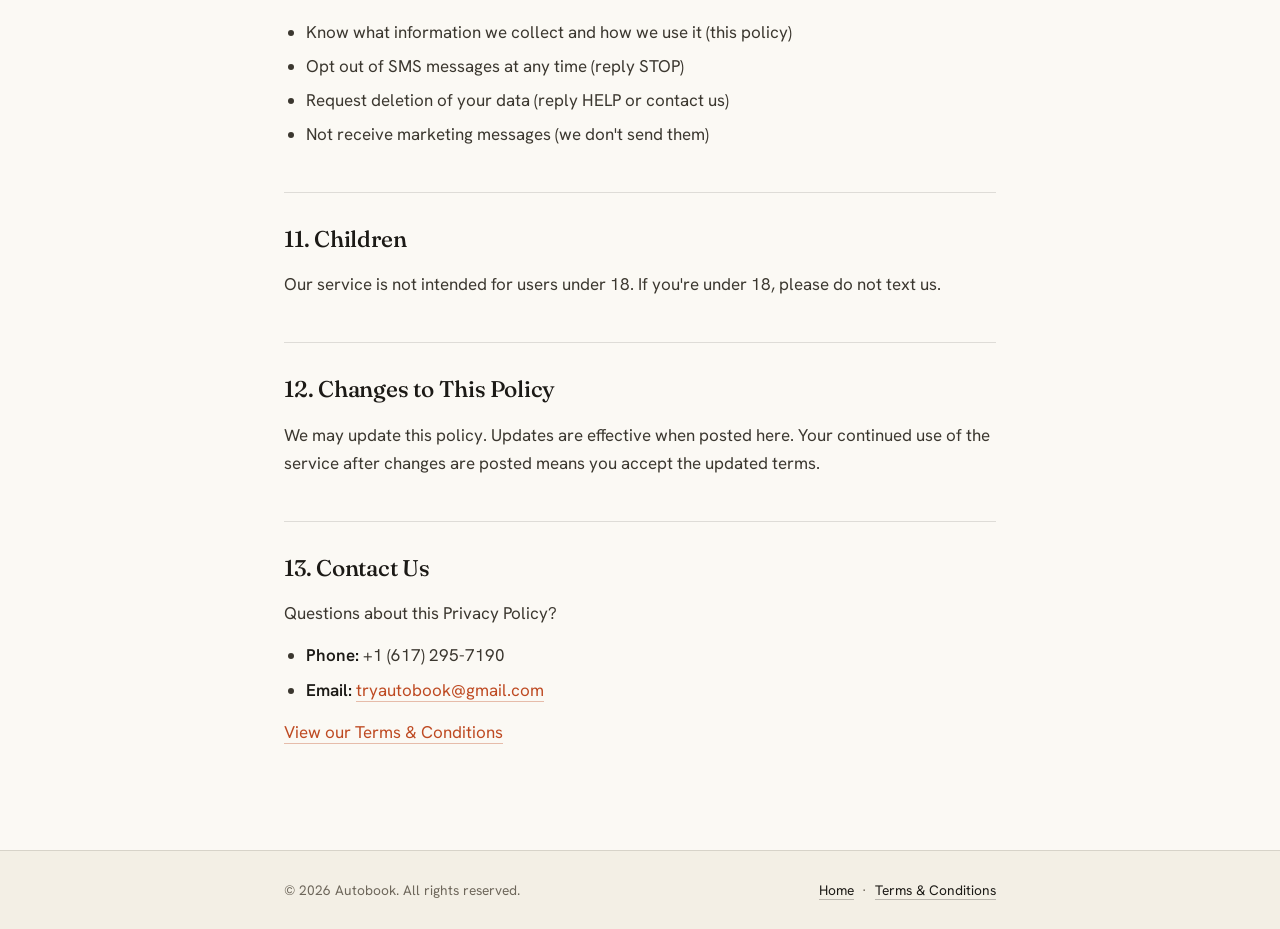
<file: privacy.html>
<!DOCTYPE html>
<html lang="en">
<head>
<meta charset="UTF-8" />
<meta name="viewport" content="width=device-width, initial-scale=1" />
<title>Privacy Policy — Autobook</title>
<meta name="description" content="Privacy Policy for Autobook, the SMS appointment booking service for HVAC contractors." />
<meta name="theme-color" content="#FBF9F4" />
<meta name="robots" content="index,follow" />
<link rel="canonical" href="https://tryautobook.com/privacy.html" />
<meta property="og:site_name" content="Autobook" />

<link rel="icon" href="data:image/svg+xml,%3Csvg xmlns='http://www.w3.org/2000/svg' viewBox='0 0 64 64'%3E%3Crect width='64' height='64' rx='14' fill='%23FBF9F4'/%3E%3Crect x='1.5' y='1.5' width='61' height='61' rx='12.5' fill='none' stroke='%231C1A16' stroke-opacity='.16'/%3E%3Cpath d='M32 13c4 9-2.5 11-2.5 16.5 0 2.2 1.7 3.7 3.7 3.7 1.6 0 2.7-.9 3.3-2.2C39 33.5 40 36 40 38.5A8 8 0 0 1 24 38.5c0-5.5 4-8 4.8-12.5.6-3.4-.2-6.7 3.2-13z' fill='%23BE4A22'/%3E%3C/svg%3E" />

<link rel="preconnect" href="https://fonts.googleapis.com" />
<link rel="preconnect" href="https://fonts.gstatic.com" crossorigin />
<link href="https://fonts.googleapis.com/css2?family=Fraunces:ital,opsz,wght@0,9..144,400;0,9..144,460;0,9..144,500;0,9..144,600;1,9..144,460&family=Hanken+Grotesk:wght@400;500;600;700&display=swap" rel="stylesheet" />

<style>
  :root{
    --paper:#FBF9F4; --paper-2:#F3EFE5; --ink:#1C1A16; --ink-2:#3B372F; --muted:#6E675B;
    --line:rgba(28,26,22,.13); --line-2:rgba(28,26,22,.26);
    --ember:#BE4A22; --ember-deep:#9E3714;
    --font-display:'Fraunces',Georgia,serif; --font-body:'Hanken Grotesk',-apple-system,sans-serif;
  }
  *,*::before,*::after{box-sizing:border-box;}
  body{margin:0;background:var(--paper);color:var(--ink);font-family:var(--font-body);
    font-size:17px;line-height:1.65;-webkit-font-smoothing:antialiased;text-rendering:optimizeLegibility;}
  a{color:var(--ember);text-decoration:none;border-bottom:1px solid rgba(190,74,34,.35);transition:border-color .2s,color .2s;}
  a:hover{color:var(--ember-deep);border-color:var(--ember-deep);}
  header.site{position:sticky;top:0;background:rgba(251,249,244,.88);backdrop-filter:blur(10px);
    -webkit-backdrop-filter:blur(10px);border-bottom:1px solid var(--line);z-index:10;}
  .nav{max-width:760px;margin-inline:auto;padding:0 24px;height:66px;display:flex;align-items:center;justify-content:space-between;}
  .brand{display:flex;align-items:center;gap:10px;font-family:var(--font-display);font-weight:600;
    font-size:1.25rem;color:var(--ink);border:0;}
  .back{font-size:.9rem;font-weight:600;color:var(--ink);border-bottom:1px solid var(--line-2);}
  .back:hover{color:var(--ember);border-color:var(--ember);}
  main{max-width:760px;margin-inline:auto;padding:clamp(48px,8vw,84px) 24px 90px;}
  .eyebrow{font-size:.74rem;font-weight:600;letter-spacing:.24em;text-transform:uppercase;color:var(--muted);}
  h1{font-family:var(--font-display);font-weight:460;font-size:clamp(2.3rem,6vw,3.4rem);
    line-height:1.05;letter-spacing:-.02em;margin:16px 0 10px;}
  .meta{color:var(--muted);font-size:.92rem;font-family:var(--font-display);font-style:italic;margin:0 0 8px;}
  h2{font-family:var(--font-display);font-weight:500;font-size:1.42rem;letter-spacing:-.01em;
    margin:44px 0 12px;padding-top:28px;border-top:1px solid var(--line);}
  p{margin:0 0 14px;color:var(--ink-2);}
  ul{margin:0 0 14px;padding-left:22px;color:var(--ink-2);}
  li{margin-bottom:6px;}
  strong{color:var(--ink);font-weight:600;}
  .callout{background:var(--paper-2);border-left:3px solid var(--ember);padding:18px 20px;margin:18px 0;border-radius:0 4px 4px 0;}
  .callout ul{margin-bottom:0;}
  .callout > strong:first-child{display:block;margin-bottom:8px;}
  footer.site{border-top:1px solid var(--line);background:var(--paper-2);}
  .foot{max-width:760px;margin-inline:auto;padding:28px 24px;display:flex;flex-wrap:wrap;gap:10px 26px;
    justify-content:space-between;font-size:.86rem;color:var(--muted);}
  .foot a{color:var(--ink);border-color:var(--line-2);}
  .foot a:hover{color:var(--ember);border-color:var(--ember);}
</style>
</head>
<body>
<script>
/* Land at the top on plain loads — stop the browser restoring a stale scroll offset. */
(function(){
  if(location.hash) return;
  if('scrollRestoration' in history) history.scrollRestoration='manual';
  function toTop(){ try{ window.scrollTo({top:0,left:0,behavior:'instant'}); }catch(e){ window.scrollTo(0,0); } }
  toTop();
  window.addEventListener('load', toTop);
})();
</script>

<header class="site">
  <div class="nav">
    <a class="brand" href="index.html" aria-label="Autobook home">
      <svg width="20" height="20" viewBox="0 0 24 24" fill="#BE4A22" aria-hidden="true"><path d="M12 2c1.6 4.5-1 5.5-1 8.2 0 1.1.85 1.85 1.85 1.85.8 0 1.35-.45 1.65-1.1C16 13.2 16.5 14.7 16.5 16A4.5 4.5 0 0 1 7.5 16c0-2.7 2-4 2.4-6.2.3-1.7-.1-3.4 2.1-7.8z"/></svg>
      Autobook
    </a>
    <a class="back" href="index.html">&larr; Back to Autobook</a>
  </div>
</header>

<main>
  <span class="eyebrow">Legal</span>
  <h1>Privacy Policy</h1>
  <p class="meta">Last updated: June 12, 2026</p>

  <p>This Privacy Notice for <strong>Ryan Elmazidi, doing business as AutoBook</strong> ("we," "us," "our") describes how and why we access, collect, store, use, and share your personal information when you use our SMS appointment booking service for HVAC contractors.</p>

  <h2>1. How You Opt In to SMS Messages</h2>
  <div class="callout">
    <strong>By texting our business phone number (+1 617-295-7190), you affirmatively consent to receive automated SMS messages from us.</strong> This includes:
    <ul>
      <li>Initial responses to your service inquiry (qualification questions)</li>
      <li>Appointment confirmation and booking details</li>
      <li>Follow-up messages if you abandon the booking process (up to 3 messages over 72 hours)</li>
      <li>Appointment reminders</li>
    </ul>
    <p style="margin:10px 0 0;">We do not send unsolicited marketing messages — we only respond to inquiries you initiate by texting us first. Consent is not a condition of any purchase.</p>
  </div>

  <h2>2. Information We Collect</h2>
  <p>When you text us, we collect and process:</p>
  <ul>
    <li><strong>Your phone number</strong> — to send you SMS replies</li>
    <li><strong>Your messages</strong> — to understand your service request</li>
    <li><strong>Your name</strong> — to personalize responses and book appointments</li>
    <li><strong>Your service address</strong> — to dispatch technicians and confirm the job location</li>
    <li><strong>Equipment details</strong> — furnace type, AC unit, etc., to prepare the technician</li>
    <li><strong>Timestamp</strong> — to track message order and follow-up timing</li>
  </ul>

  <h2>3. How We Use Your Information</h2>
  <p>We use the information you provide to:</p>
  <ul>
    <li>Respond to your HVAC service inquiry</li>
    <li>Qualify your lead and understand your needs</li>
    <li>Book service appointments into the contractor's calendar</li>
    <li>Send appointment confirmations and reminders</li>
    <li>Follow up if you don't complete the booking</li>
  </ul>

  <h2>4. SMS / Mobile Information Sharing</h2>
  <div class="callout">
    <strong>No mobile information will be shared with third parties or affiliates for marketing or promotional purposes.</strong>
    <p style="margin:0;">All other categories of data sharing described in this policy exclude text messaging originator opt-in data and consent; this information will not be shared with any third parties.</p>
  </div>
  <p>Your information is shared only with:</p>
  <ul>
    <li><strong>The HVAC contractor you're contacting</strong> — to fulfill your service request</li>
    <li><strong>Service providers that operate our system</strong>: Twilio (SMS delivery), Airtable (secure data storage), Google Calendar (appointment booking), and Anthropic (AI message generation). These providers process data only to operate the service and not for their own marketing.</li>
  </ul>
  <p>We do <strong>NOT</strong> sell, trade, or share your information with third parties for marketing purposes.</p>

  <h2>5. Message Frequency and Rates</h2>
  <p><strong>Message frequency varies</strong> based on your interaction. <strong>Message and data rates may apply</strong> per your wireless carrier's plan. AutoBook does not charge you for SMS delivery.</p>

  <h2>6. Opt-Out Instructions</h2>
  <p><strong>To stop receiving messages, reply STOP to any SMS we send.</strong> You will receive a single confirmation message, then no further messages. You may re-opt-in at any time by texting us again.</p>

  <h2>7. Get Help</h2>
  <p>Reply <strong>HELP</strong> to any message for assistance. You can also contact us at:</p>
  <ul>
    <li><strong>Phone/SMS:</strong> +1 (617) 295-7190</li>
    <li><strong>Email:</strong> <a href="mailto:tryautobook@gmail.com">tryautobook@gmail.com</a></li>
  </ul>

  <h2>8. Data Security</h2>
  <p>We protect your personal information using industry-standard encryption and secure storage practices. Data is stored in Airtable (encrypted at rest) and transmitted over HTTPS.</p>

  <h2>9. How Long We Keep Your Data</h2>
  <p>We keep conversation and appointment records for 90 days after your last interaction, then delete them. You can request deletion at any time by replying HELP or emailing us.</p>

  <h2>10. Your Rights</h2>
  <p>You have the right to:</p>
  <ul>
    <li>Know what information we collect and how we use it (this policy)</li>
    <li>Opt out of SMS messages at any time (reply STOP)</li>
    <li>Request deletion of your data (reply HELP or contact us)</li>
    <li>Not receive marketing messages (we don't send them)</li>
  </ul>

  <h2>11. Children</h2>
  <p>Our service is not intended for users under 18. If you're under 18, please do not text us.</p>

  <h2>12. Changes to This Policy</h2>
  <p>We may update this policy. Updates are effective when posted here. Your continued use of the service after changes are posted means you accept the updated terms.</p>

  <h2>13. Contact Us</h2>
  <p>Questions about this Privacy Policy?</p>
  <ul>
    <li><strong>Phone:</strong> +1 (617) 295-7190</li>
    <li><strong>Email:</strong> <a href="mailto:tryautobook@gmail.com">tryautobook@gmail.com</a></li>
  </ul>

  <p><a href="terms.html">View our Terms &amp; Conditions</a></p>
</main>

<footer class="site">
  <div class="foot">
    <span>© 2026 Autobook. All rights reserved.</span>
    <span><a href="index.html">Home</a> &nbsp;·&nbsp; <a href="terms.html">Terms &amp; Conditions</a></span>
  </div>
</footer>

</body>
</html>
</file>
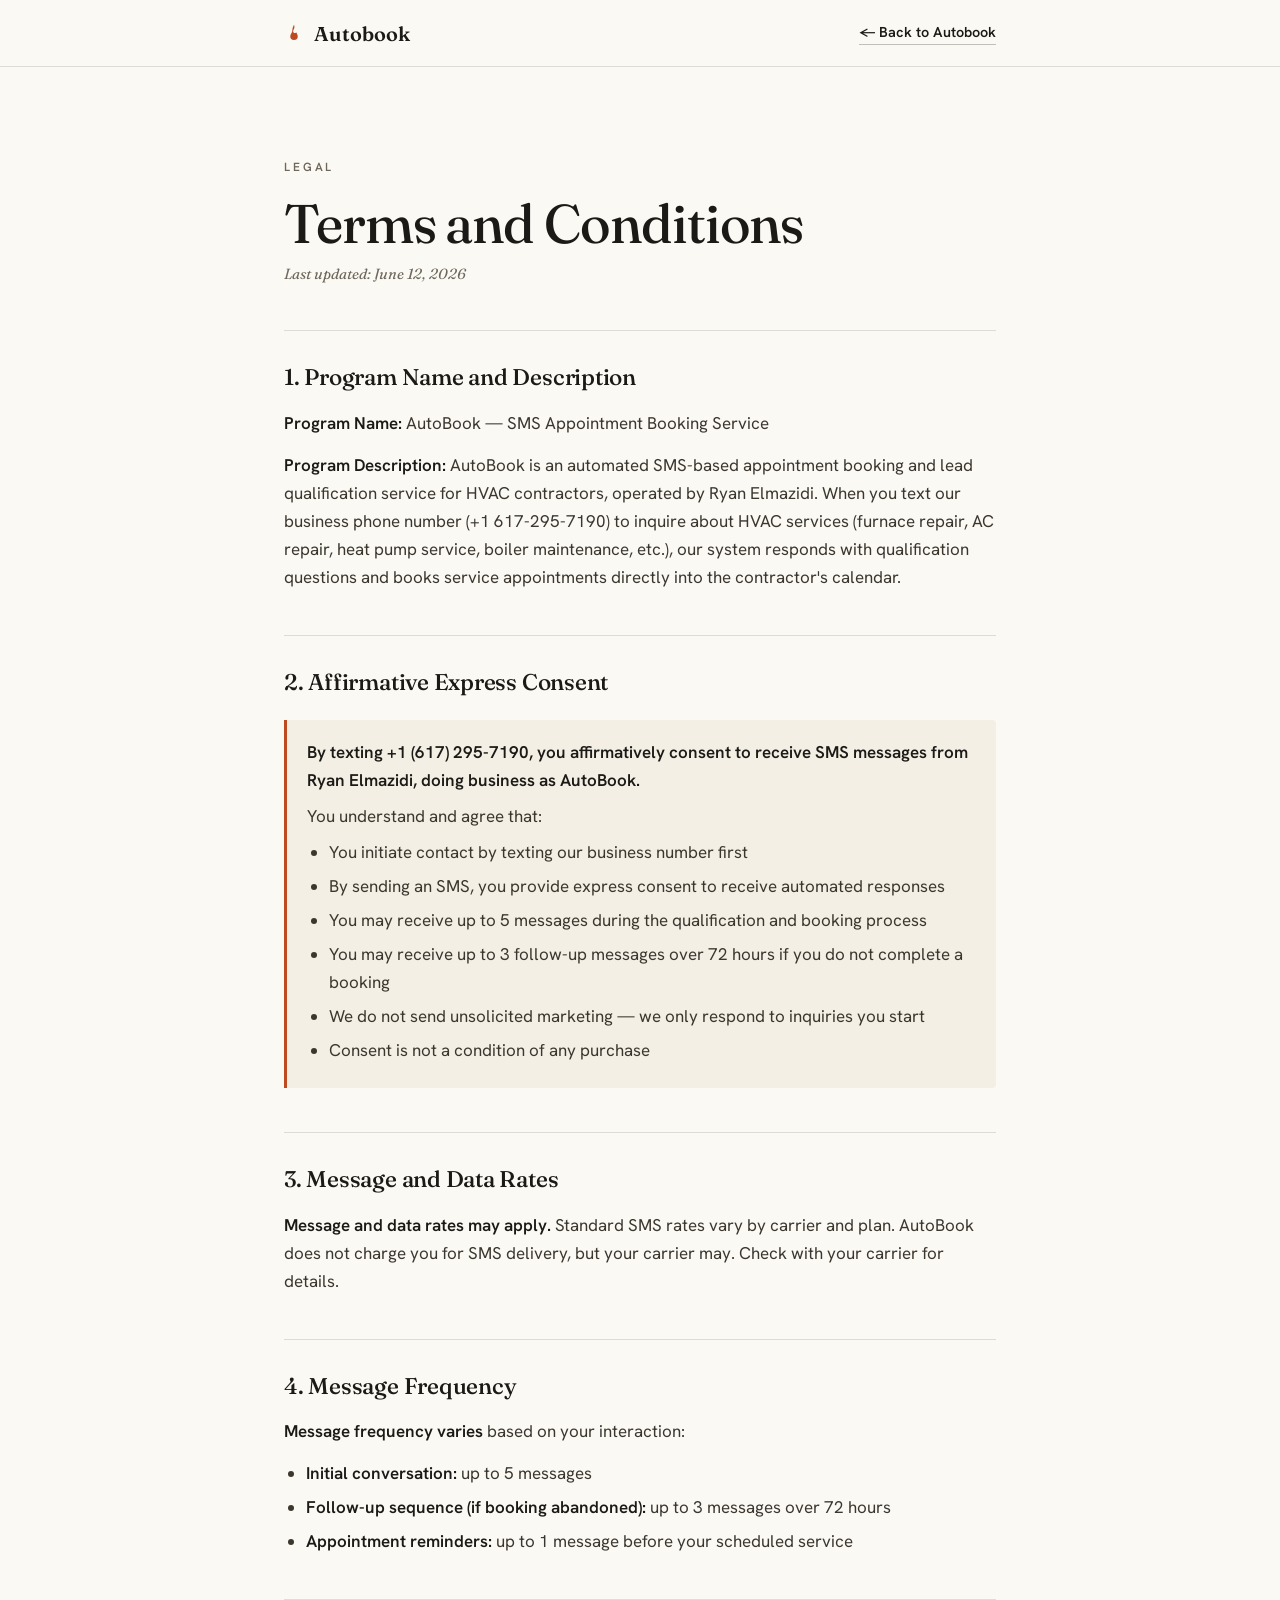
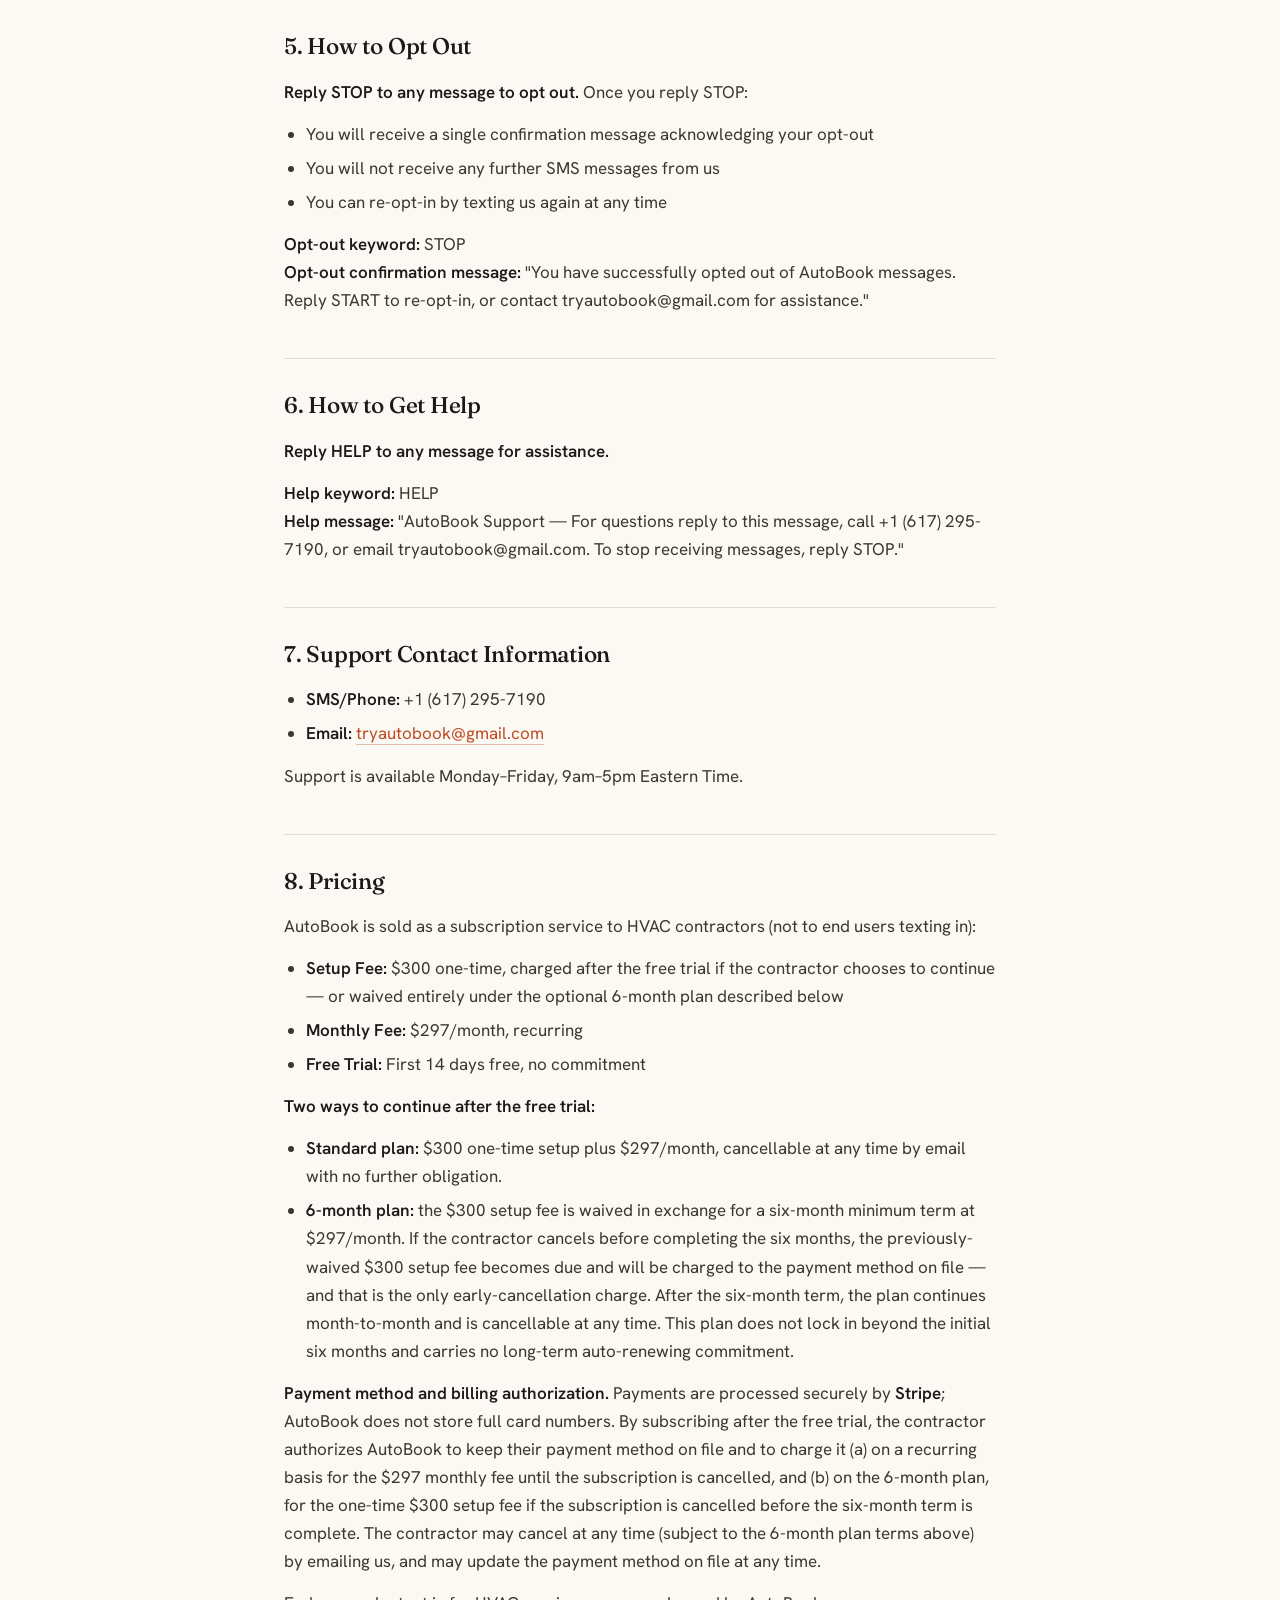
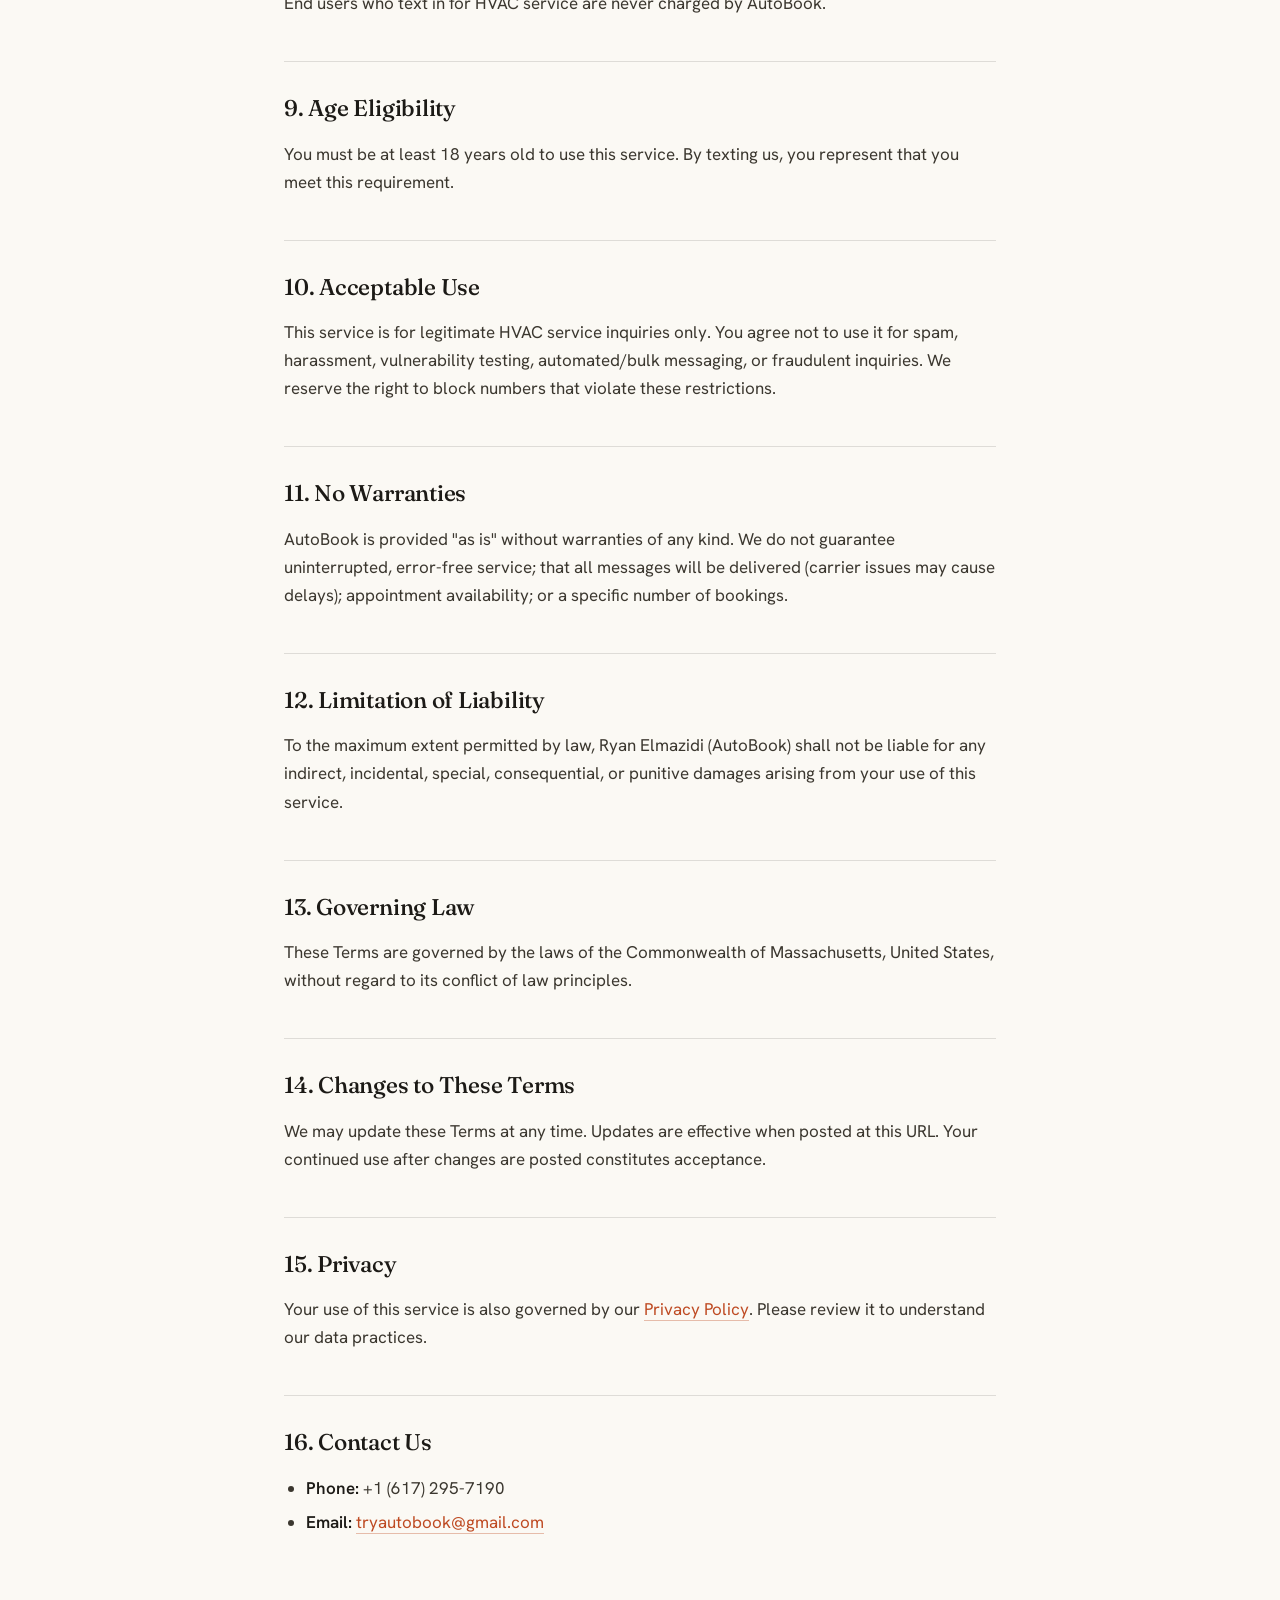
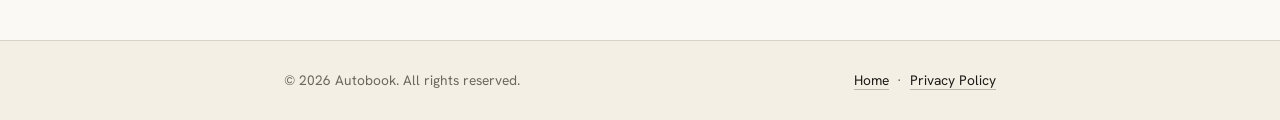
<file: terms.html>
<!DOCTYPE html>
<html lang="en">
<head>
<meta charset="UTF-8" />
<meta name="viewport" content="width=device-width, initial-scale=1" />
<title>Terms and Conditions — Autobook</title>
<meta name="description" content="Terms and Conditions for Autobook, the SMS appointment booking service for HVAC contractors." />
<meta name="theme-color" content="#FBF9F4" />
<meta name="robots" content="index,follow" />
<link rel="canonical" href="https://tryautobook.com/terms.html" />
<meta property="og:site_name" content="Autobook" />

<link rel="icon" href="data:image/svg+xml,%3Csvg xmlns='http://www.w3.org/2000/svg' viewBox='0 0 64 64'%3E%3Crect width='64' height='64' rx='14' fill='%23FBF9F4'/%3E%3Crect x='1.5' y='1.5' width='61' height='61' rx='12.5' fill='none' stroke='%231C1A16' stroke-opacity='.16'/%3E%3Cpath d='M32 13c4 9-2.5 11-2.5 16.5 0 2.2 1.7 3.7 3.7 3.7 1.6 0 2.7-.9 3.3-2.2C39 33.5 40 36 40 38.5A8 8 0 0 1 24 38.5c0-5.5 4-8 4.8-12.5.6-3.4-.2-6.7 3.2-13z' fill='%23BE4A22'/%3E%3C/svg%3E" />

<link rel="preconnect" href="https://fonts.googleapis.com" />
<link rel="preconnect" href="https://fonts.gstatic.com" crossorigin />
<link href="https://fonts.googleapis.com/css2?family=Fraunces:ital,opsz,wght@0,9..144,400;0,9..144,460;0,9..144,500;0,9..144,600;1,9..144,460&family=Hanken+Grotesk:wght@400;500;600;700&display=swap" rel="stylesheet" />

<style>
  :root{
    --paper:#FBF9F4; --paper-2:#F3EFE5; --ink:#1C1A16; --ink-2:#3B372F; --muted:#6E675B;
    --line:rgba(28,26,22,.13); --line-2:rgba(28,26,22,.26);
    --ember:#BE4A22; --ember-deep:#9E3714;
    --font-display:'Fraunces',Georgia,serif; --font-body:'Hanken Grotesk',-apple-system,sans-serif;
  }
  *,*::before,*::after{box-sizing:border-box;}
  body{margin:0;background:var(--paper);color:var(--ink);font-family:var(--font-body);
    font-size:17px;line-height:1.65;-webkit-font-smoothing:antialiased;text-rendering:optimizeLegibility;}
  a{color:var(--ember);text-decoration:none;border-bottom:1px solid rgba(190,74,34,.35);transition:border-color .2s,color .2s;}
  a:hover{color:var(--ember-deep);border-color:var(--ember-deep);}
  header.site{position:sticky;top:0;background:rgba(251,249,244,.88);backdrop-filter:blur(10px);
    -webkit-backdrop-filter:blur(10px);border-bottom:1px solid var(--line);z-index:10;}
  .nav{max-width:760px;margin-inline:auto;padding:0 24px;height:66px;display:flex;align-items:center;justify-content:space-between;}
  .brand{display:flex;align-items:center;gap:10px;font-family:var(--font-display);font-weight:600;
    font-size:1.25rem;color:var(--ink);border:0;}
  .back{font-size:.9rem;font-weight:600;color:var(--ink);border-bottom:1px solid var(--line-2);}
  .back:hover{color:var(--ember);border-color:var(--ember);}
  main{max-width:760px;margin-inline:auto;padding:clamp(48px,8vw,84px) 24px 90px;}
  .eyebrow{font-size:.74rem;font-weight:600;letter-spacing:.24em;text-transform:uppercase;color:var(--muted);}
  h1{font-family:var(--font-display);font-weight:460;font-size:clamp(2.3rem,6vw,3.4rem);
    line-height:1.05;letter-spacing:-.02em;margin:16px 0 10px;}
  .meta{color:var(--muted);font-size:.92rem;font-family:var(--font-display);font-style:italic;margin:0 0 8px;}
  h2{font-family:var(--font-display);font-weight:500;font-size:1.42rem;letter-spacing:-.01em;
    margin:44px 0 12px;padding-top:28px;border-top:1px solid var(--line);}
  p{margin:0 0 14px;color:var(--ink-2);}
  ul{margin:0 0 14px;padding-left:22px;color:var(--ink-2);}
  li{margin-bottom:6px;}
  strong{color:var(--ink);font-weight:600;}
  .callout{background:var(--paper-2);border-left:3px solid var(--ember);padding:18px 20px;margin:18px 0;border-radius:0 4px 4px 0;}
  .callout ul{margin-bottom:0;}
  .callout > strong:first-child{display:block;margin-bottom:8px;}
  footer.site{border-top:1px solid var(--line);background:var(--paper-2);}
  .foot{max-width:760px;margin-inline:auto;padding:28px 24px;display:flex;flex-wrap:wrap;gap:10px 26px;
    justify-content:space-between;font-size:.86rem;color:var(--muted);}
  .foot a{color:var(--ink);border-color:var(--line-2);}
  .foot a:hover{color:var(--ember);border-color:var(--ember);}
</style>
</head>
<body>
<script>
/* Land at the top on plain loads — stop the browser restoring a stale scroll offset. */
(function(){
  if(location.hash) return;
  if('scrollRestoration' in history) history.scrollRestoration='manual';
  function toTop(){ try{ window.scrollTo({top:0,left:0,behavior:'instant'}); }catch(e){ window.scrollTo(0,0); } }
  toTop();
  window.addEventListener('load', toTop);
})();
</script>

<header class="site">
  <div class="nav">
    <a class="brand" href="index.html" aria-label="Autobook home">
      <svg width="20" height="20" viewBox="0 0 24 24" fill="#BE4A22" aria-hidden="true"><path d="M12 2c1.6 4.5-1 5.5-1 8.2 0 1.1.85 1.85 1.85 1.85.8 0 1.35-.45 1.65-1.1C16 13.2 16.5 14.7 16.5 16A4.5 4.5 0 0 1 7.5 16c0-2.7 2-4 2.4-6.2.3-1.7-.1-3.4 2.1-7.8z"/></svg>
      Autobook
    </a>
    <a class="back" href="index.html">&larr; Back to Autobook</a>
  </div>
</header>

<main>
  <span class="eyebrow">Legal</span>
  <h1>Terms and Conditions</h1>
  <p class="meta">Last updated: June 12, 2026</p>

  <h2>1. Program Name and Description</h2>
  <p><strong>Program Name:</strong> AutoBook — SMS Appointment Booking Service</p>
  <p><strong>Program Description:</strong> AutoBook is an automated SMS-based appointment booking and lead qualification service for HVAC contractors, operated by Ryan Elmazidi. When you text our business phone number (+1 617-295-7190) to inquire about HVAC services (furnace repair, AC repair, heat pump service, boiler maintenance, etc.), our system responds with qualification questions and books service appointments directly into the contractor's calendar.</p>

  <h2>2. Affirmative Express Consent</h2>
  <div class="callout">
    <strong>By texting +1 (617) 295-7190, you affirmatively consent to receive SMS messages from Ryan Elmazidi, doing business as AutoBook.</strong>
    <p style="margin:0 0 8px;">You understand and agree that:</p>
    <ul>
      <li>You initiate contact by texting our business number first</li>
      <li>By sending an SMS, you provide express consent to receive automated responses</li>
      <li>You may receive up to 5 messages during the qualification and booking process</li>
      <li>You may receive up to 3 follow-up messages over 72 hours if you do not complete a booking</li>
      <li>We do not send unsolicited marketing — we only respond to inquiries you start</li>
      <li>Consent is not a condition of any purchase</li>
    </ul>
  </div>

  <h2>3. Message and Data Rates</h2>
  <p><strong>Message and data rates may apply.</strong> Standard SMS rates vary by carrier and plan. AutoBook does not charge you for SMS delivery, but your carrier may. Check with your carrier for details.</p>

  <h2>4. Message Frequency</h2>
  <p><strong>Message frequency varies</strong> based on your interaction:</p>
  <ul>
    <li><strong>Initial conversation:</strong> up to 5 messages</li>
    <li><strong>Follow-up sequence (if booking abandoned):</strong> up to 3 messages over 72 hours</li>
    <li><strong>Appointment reminders:</strong> up to 1 message before your scheduled service</li>
  </ul>

  <h2>5. How to Opt Out</h2>
  <p><strong>Reply STOP to any message to opt out.</strong> Once you reply STOP:</p>
  <ul>
    <li>You will receive a single confirmation message acknowledging your opt-out</li>
    <li>You will not receive any further SMS messages from us</li>
    <li>You can re-opt-in by texting us again at any time</li>
  </ul>
  <p><strong>Opt-out keyword:</strong> STOP<br />
  <strong>Opt-out confirmation message:</strong> "You have successfully opted out of AutoBook messages. Reply START to re-opt-in, or contact tryautobook@gmail.com for assistance."</p>

  <h2>6. How to Get Help</h2>
  <p><strong>Reply HELP to any message for assistance.</strong></p>
  <p><strong>Help keyword:</strong> HELP<br />
  <strong>Help message:</strong> "AutoBook Support — For questions reply to this message, call +1 (617) 295-7190, or email tryautobook@gmail.com. To stop receiving messages, reply STOP."</p>

  <h2>7. Support Contact Information</h2>
  <ul>
    <li><strong>SMS/Phone:</strong> +1 (617) 295-7190</li>
    <li><strong>Email:</strong> <a href="mailto:tryautobook@gmail.com">tryautobook@gmail.com</a></li>
  </ul>
  <p>Support is available Monday–Friday, 9am–5pm Eastern Time.</p>

  <h2>8. Pricing</h2>
  <p>AutoBook is sold as a subscription service to HVAC contractors (not to end users texting in):</p>
  <ul>
    <li><strong>Setup Fee:</strong> $300 one-time, charged after the free trial if the contractor chooses to continue — or waived entirely under the optional 6-month plan described below</li>
    <li><strong>Monthly Fee:</strong> $297/month, recurring</li>
    <li><strong>Free Trial:</strong> First 14 days free, no commitment</li>
  </ul>
  <p><strong>Two ways to continue after the free trial:</strong></p>
  <ul>
    <li><strong>Standard plan:</strong> $300 one-time setup plus $297/month, cancellable at any time by email with no further obligation.</li>
    <li><strong>6-month plan:</strong> the $300 setup fee is waived in exchange for a six-month minimum term at $297/month. If the contractor cancels before completing the six months, the previously-waived $300 setup fee becomes due and will be charged to the payment method on file — and that is the only early-cancellation charge. After the six-month term, the plan continues month-to-month and is cancellable at any time. This plan does not lock in beyond the initial six months and carries no long-term auto-renewing commitment.</li>
  </ul>
  <p><strong>Payment method and billing authorization.</strong> Payments are processed securely by <strong>Stripe</strong>; AutoBook does not store full card numbers. By subscribing after the free trial, the contractor authorizes AutoBook to keep their payment method on file and to charge it (a) on a recurring basis for the $297 monthly fee until the subscription is cancelled, and (b) on the 6-month plan, for the one-time $300 setup fee if the subscription is cancelled before the six-month term is complete. The contractor may cancel at any time (subject to the 6-month plan terms above) by emailing us, and may update the payment method on file at any time.</p>
  <p>End users who text in for HVAC service are never charged by AutoBook.</p>

  <h2>9. Age Eligibility</h2>
  <p>You must be at least 18 years old to use this service. By texting us, you represent that you meet this requirement.</p>

  <h2>10. Acceptable Use</h2>
  <p>This service is for legitimate HVAC service inquiries only. You agree not to use it for spam, harassment, vulnerability testing, automated/bulk messaging, or fraudulent inquiries. We reserve the right to block numbers that violate these restrictions.</p>

  <h2>11. No Warranties</h2>
  <p>AutoBook is provided "as is" without warranties of any kind. We do not guarantee uninterrupted, error-free service; that all messages will be delivered (carrier issues may cause delays); appointment availability; or a specific number of bookings.</p>

  <h2>12. Limitation of Liability</h2>
  <p>To the maximum extent permitted by law, Ryan Elmazidi (AutoBook) shall not be liable for any indirect, incidental, special, consequential, or punitive damages arising from your use of this service.</p>

  <h2>13. Governing Law</h2>
  <p>These Terms are governed by the laws of the Commonwealth of Massachusetts, United States, without regard to its conflict of law principles.</p>

  <h2>14. Changes to These Terms</h2>
  <p>We may update these Terms at any time. Updates are effective when posted at this URL. Your continued use after changes are posted constitutes acceptance.</p>

  <h2>15. Privacy</h2>
  <p>Your use of this service is also governed by our <a href="privacy.html">Privacy Policy</a>. Please review it to understand our data practices.</p>

  <h2>16. Contact Us</h2>
  <ul>
    <li><strong>Phone:</strong> +1 (617) 295-7190</li>
    <li><strong>Email:</strong> <a href="mailto:tryautobook@gmail.com">tryautobook@gmail.com</a></li>
  </ul>
</main>

<footer class="site">
  <div class="foot">
    <span>© 2026 Autobook. All rights reserved.</span>
    <span><a href="index.html">Home</a> &nbsp;·&nbsp; <a href="privacy.html">Privacy Policy</a></span>
  </div>
</footer>

</body>
</html>
</file>
<file: assets/pages.css>
:root{
    --paper:#FBF9F4; --paper-2:#F3EFE5; --ink:#1C1A16; --ink-2:#3B372F; --muted:#6E675B;
    --line:rgba(28,26,22,.13); --line-2:rgba(28,26,22,.26);
    --ember:#BE4A22; --ember-deep:#9E3714;
    --font-display:'Fraunces',Georgia,serif; --font-body:'Hanken Grotesk',-apple-system,sans-serif;
  }
  *,*::before,*::after{box-sizing:border-box;}
  body{margin:0;background:var(--paper);color:var(--ink);font-family:var(--font-body);
    font-size:17px;line-height:1.65;-webkit-font-smoothing:antialiased;text-rendering:optimizeLegibility;}
  a{color:var(--ember);text-decoration:none;border-bottom:1px solid rgba(190,74,34,.35);transition:border-color .2s,color .2s;}
  a:hover{color:var(--ember-deep);border-color:var(--ember-deep);}
  header.site{position:sticky;top:0;background:rgba(251,249,244,.88);backdrop-filter:blur(10px);
    -webkit-backdrop-filter:blur(10px);border-bottom:1px solid var(--line);z-index:10;}
  .nav{max-width:760px;margin-inline:auto;padding:0 24px;height:66px;display:flex;align-items:center;justify-content:space-between;}
  .brand{display:flex;align-items:center;gap:10px;font-family:var(--font-display);font-weight:600;
    font-size:1.25rem;color:var(--ink);border:0;}
  .back{font-size:.9rem;font-weight:600;color:var(--ink);border-bottom:1px solid var(--line-2);}
  .back:hover{color:var(--ember);border-color:var(--ember);}
  main{max-width:760px;margin-inline:auto;padding:clamp(48px,8vw,84px) 24px 90px;}
  .eyebrow{font-size:.74rem;font-weight:600;letter-spacing:.24em;text-transform:uppercase;color:var(--muted);}
  h1{font-family:var(--font-display);font-weight:460;font-size:clamp(2.3rem,6vw,3.4rem);
    line-height:1.05;letter-spacing:-.02em;margin:16px 0 10px;}
  .meta{color:var(--muted);font-size:.92rem;font-family:var(--font-display);font-style:italic;margin:0 0 8px;}
  h2{font-family:var(--font-display);font-weight:500;font-size:1.42rem;letter-spacing:-.01em;
    margin:44px 0 12px;padding-top:28px;border-top:1px solid var(--line);}
  p{margin:0 0 14px;color:var(--ink-2);}
  ul{margin:0 0 14px;padding-left:22px;color:var(--ink-2);}
  li{margin-bottom:6px;}
  strong{color:var(--ink);font-weight:600;}
  .callout{background:var(--paper-2);border-left:3px solid var(--ember);padding:18px 20px;margin:18px 0;border-radius:0 4px 4px 0;}
  .callout ul{margin-bottom:0;}
  .callout > strong:first-child{display:block;margin-bottom:8px;}
  footer.site{border-top:1px solid var(--line);background:var(--paper-2);}
  .foot{max-width:760px;margin-inline:auto;padding:28px 24px;display:flex;flex-wrap:wrap;gap:10px 26px;
    justify-content:space-between;font-size:.86rem;color:var(--muted);}
  .foot a{color:var(--ink);border-color:var(--line-2);}
  .foot a:hover{color:var(--ember);border-color:var(--ember);}

/* content-page additions */
h2{font-family:var(--font-display);font-weight:500;font-size:clamp(1.45rem,3.2vw,1.9rem);line-height:1.15;letter-spacing:-.015em;margin:44px 0 14px;}
main p{margin:0 0 16px;color:var(--ink-2);}
main ul{margin:0 0 16px;padding-left:22px;}
main li{margin-bottom:8px;color:var(--ink-2);}
.compare-table{width:100%;border-collapse:collapse;margin:20px 0 28px;font-size:.95rem;}
.compare-table th,.compare-table td{text-align:left;padding:12px 14px;border-bottom:1px solid var(--line);vertical-align:top;}
.compare-table th{font-family:var(--font-body);font-size:.74rem;font-weight:600;letter-spacing:.18em;text-transform:uppercase;color:var(--muted);}
.compare-table td:first-child{font-weight:600;color:var(--ink);}
.cta-box{margin:48px 0 0;padding:28px;background:var(--paper-2);border:1px solid var(--line);border-radius:14px;}
.cta-box p{margin:0 0 16px;}
.cta-btn{display:inline-block;background:var(--ember);color:var(--paper);font-weight:600;padding:13px 22px;border-radius:10px;border:0;}
.cta-btn:hover{background:var(--ember-deep);color:var(--paper);}
.qa{padding:20px 0;border-bottom:1px solid var(--line);}
.qa h2{margin:0 0 8px;font-size:1.18rem;}
.qa p{margin:0;}
footer.pagefoot{border-top:1px solid var(--line);background:var(--paper-2);}
footer.pagefoot .inner{max-width:760px;margin-inline:auto;padding:28px 24px;display:flex;flex-wrap:wrap;gap:10px 24px;justify-content:space-between;font-size:.9rem;color:var(--muted);}
footer.pagefoot a{color:var(--ink);border-bottom:1px solid var(--line-2);}
</file>
